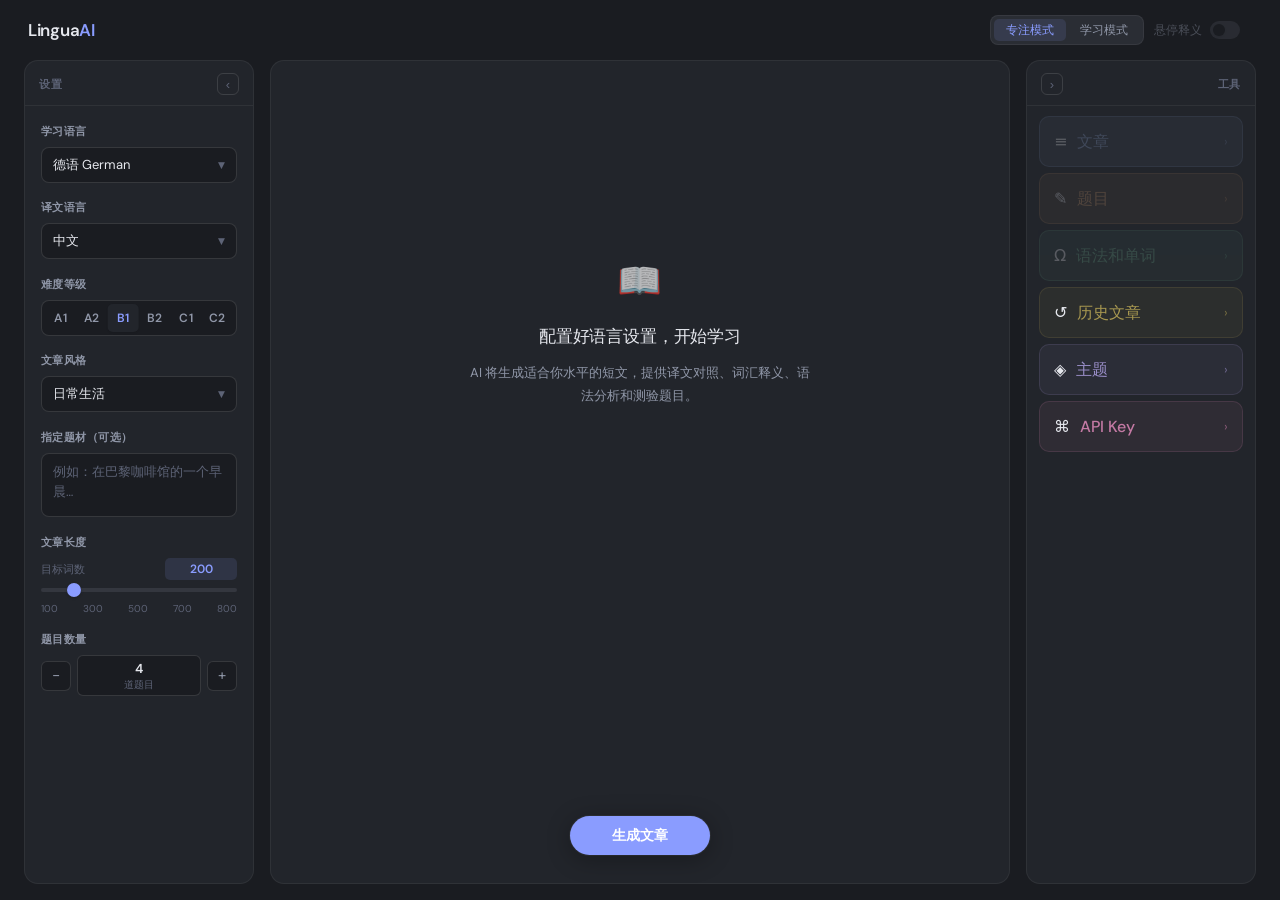
<file: src/index.html>
<!DOCTYPE html>
<html lang="zh">

<head>
  <meta charset="UTF-8">
  <meta name="viewport" content="width=device-width, initial-scale=1.0">
  <title>LinguaAI · 智能语言学习</title>
  <link rel="stylesheet" href="css/theme.css">
  <link rel="stylesheet" href="css/layout.css">
  <link rel="stylesheet" href="css/components.css">
  <link rel="stylesheet" href="css/reading.css">
  <link rel="stylesheet" href="css/quiz.css">
</head>

<body>

  <!-- ═══════════════════════════════════════
       TOP BAR
       ═══════════════════════════════════════ -->
  <div class="top-bar">
    <div class="logo">Lingua<span>AI</span></div>
    <div class="top-bar-right">
      <div class="mode-toggle">
        <button class="mode-btn focus-active active" id="modeFocusBtn" onclick="setMode('focus')">专注模式</button>
        <button class="mode-btn" id="modeStudyBtn" onclick="setMode('study')">学习模式</button>
      </div>
      <div class="word-toggle">
        <span class="wt-label">悬停释义</span>
        <label class="toggle-switch">
          <input type="checkbox" id="wordModeToggle" checked onchange="updateWordMode()">
          <div class="tog-track"></div>
          <div class="tog-thumb"></div>
        </label>
      </div>
    </div>
  </div>

  <!-- ═══════════════════════════════════════
       THREE-COLUMN LAYOUT
       ═══════════════════════════════════════ -->
  <div class="three-col" id="threecol">

    <!-- ── LEFT COLUMN: params ── -->
    <div class="col col-left" id="colLeft">
      <div class="col-hdr">
        <span style="font-size:11px;font-weight:600;letter-spacing:.05em;color:var(--text3)">设置</span>
        <button class="col-collapse-btn" id="collapseBtn" onclick="toggleLeft()" title="收起">‹</button>
      </div>
      <div class="col-body">
        <div class="aside-inner">

          <div class="field-group">
            <div class="field-label">学习语言</div>
            <div class="custom-select" id="targetLangSelect" data-target="targetLang" data-callback="onLangChange">
              <div class="cs-header" onclick="toggleCS(event, 'targetLangSelect')">
                <span class="cs-header-text">德语 German</span>
                <span class="cs-arrow">▼</span>
              </div>
              <div class="cs-list">
                <div class="cs-option active" data-value="German" onclick="selectCS('targetLangSelect', this)">德语 German
                </div>
                <div class="cs-option" data-value="French" onclick="selectCS('targetLangSelect', this)">法语 French</div>
                <div class="cs-option" data-value="Spanish" onclick="selectCS('targetLangSelect', this)">西班牙语 Spanish
                </div>
                <div class="cs-option" data-value="Italian" onclick="selectCS('targetLangSelect', this)">意大利语 Italian
                </div>
                <div class="cs-option" data-value="Japanese" onclick="selectCS('targetLangSelect', this)">日语 Japanese
                </div>
                <div class="cs-option" data-value="Korean" onclick="selectCS('targetLangSelect', this)">韩语 Korean</div>
                <div class="cs-option" data-value="Portuguese" onclick="selectCS('targetLangSelect', this)">葡萄牙语
                  Portuguese</div>
                <div class="cs-option" data-value="Russian" onclick="selectCS('targetLangSelect', this)">俄语 Russian
                </div>
                <div class="cs-option" data-value="Arabic" onclick="selectCS('targetLangSelect', this)">阿拉伯语 Arabic
                </div>
                <div class="cs-option" data-value="Dutch" onclick="selectCS('targetLangSelect', this)">荷兰语 Dutch</div>
                <div class="cs-option" data-value="English" onclick="selectCS('targetLangSelect', this)">英语 English
                </div>
              </div>
            </div>
            <input type="hidden" id="targetLang" value="German">
          </div>

          <div class="field-group">
            <div class="field-label">译文语言</div>
            <div class="custom-select" id="nativeLangSelect" data-target="nativeLang">
              <div class="cs-header" onclick="toggleCS(event, 'nativeLangSelect')">
                <span class="cs-header-text">中文</span>
                <span class="cs-arrow">▼</span>
              </div>
              <div class="cs-list">
                <div class="cs-option active" data-value="Chinese" onclick="selectCS('nativeLangSelect', this)">中文</div>
                <div class="cs-option" data-value="English" onclick="selectCS('nativeLangSelect', this)">英文</div>
              </div>
            </div>
            <input type="hidden" id="nativeLang" value="Chinese">
          </div>

          <div class="field-group">
            <div class="field-label">难度等级</div>
            <div class="level-grid">
              <div class="level-btn" data-level="A1">A1</div>
              <div class="level-btn" data-level="A2">A2</div>
              <div class="level-btn active" data-level="B1">B1</div>
              <div class="level-btn" data-level="B2">B2</div>
              <div class="level-btn" data-level="C1">C1</div>
              <div class="level-btn" data-level="C2">C2</div>
            </div>
          </div>

          <div class="field-group">
            <div class="field-label">文章风格</div>
            <div class="style-dropdown" id="styleDropdown">
              <div class="style-header" id="styleHeader" onclick="toggleStyleList()">
                <span class="style-header-text" id="styleHeaderText">日常生活</span>
                <span class="style-arrow">▼</span>
              </div>
              <div class="style-list" id="styleList">
                <div class="style-option active" data-style="日常生活" onclick="selectStyle(this)"><span
                    class="s-check">✓</span>日常生活</div>
                <div class="style-option" data-style="旅行游记" onclick="selectStyle(this)"><span
                    class="s-check">✓</span>旅行游记</div>
                <div class="style-option" data-style="美食文化" onclick="selectStyle(this)"><span
                    class="s-check">✓</span>美食文化</div>
                <div class="style-option" data-style="历史故事" onclick="selectStyle(this)"><span
                    class="s-check">✓</span>历史故事</div>
                <div class="style-option" data-style="科技话题" onclick="selectStyle(this)"><span
                    class="s-check">✓</span>科技话题</div>
                <div class="style-option" data-style="自然环境" onclick="selectStyle(this)"><span
                    class="s-check">✓</span>自然环境</div>
                <div class="style-option" data-style="文学诗歌" onclick="selectStyle(this)"><span
                    class="s-check">✓</span>文学诗歌</div>
                <div class="style-option" data-style="新闻报道" onclick="selectStyle(this)"><span
                    class="s-check">✓</span>新闻报道</div>
                <div class="style-option" data-style="商务职场" onclick="selectStyle(this)"><span
                    class="s-check">✓</span>商务职场</div>
                <div class="style-option" data-style="儿童故事" onclick="selectStyle(this)"><span
                    class="s-check">✓</span>儿童故事</div>
                <div class="style-option" data-style="custom" onclick="selectStyle(this)"><span
                    class="s-check">✓</span>其他（自定义）</div>
                <div class="style-custom-row" id="styleCustomRow" style="display:none">
                  <input type="text" id="styleCustomInput" placeholder="输入自定义风格…" oninput="onCustomStyle()">
                </div>
              </div>
            </div>
          </div>

          <div class="field-group">
            <div class="field-label">指定题材（可选）</div>
            <textarea id="customTopic" placeholder="例如：在巴黎咖啡馆的一个早晨…"></textarea>
          </div>

          <div class="field-group">
            <div class="field-label">文章长度</div>
            <div class="length-slider-wrap">
              <div class="length-slider-top">
                <span style="font-size:11px;color:var(--text3)">目标词数</span>
                <input type="number" class="length-val" id="lengthVal" min="100" max="800" value="200"
                  onchange="onLengthChange()" onblur="onLengthChange()">
              </div>
              <input type="range" id="lengthSlider" min="100" max="800" step="1" value="200"
                oninput="updateLengthLabel()">
              <div class="length-range">
                <span>100</span><span>300</span><span>500</span><span>700</span><span>800</span>
              </div>
            </div>
          </div>

          <div class="field-group">
            <div class="field-label">题目数量</div>
            <div class="quiz-count-row">
              <button class="quiz-count-btn" id="quizCountDec" onclick="changeQuizCount(-1)">−</button>
              <div class="quiz-count-display">
                <span id="quizCountVal">4</span>
                <span class="quiz-count-sub">道题目</span>
              </div>
              <button class="quiz-count-btn" id="quizCountInc" onclick="changeQuizCount(1)">+</button>
            </div>
            <div class="quiz-warn" id="quizWarn">
              <span class="quiz-warn-icon">⚠</span>
              <span id="quizWarnText"></span>
            </div>
          </div>

        </div><!-- end aside-inner -->
      </div><!-- end col-body -->
    </div><!-- end col-left -->

    <!-- ── MIDDLE COLUMN: content area ── -->
    <div class="col col-mid" id="colMid">
      <div class="col-body mid-content">
        <div id="main">
          <div class="welcome" id="welcome">
            <div class="welcome-icon">📖</div>
            <h2>配置好语言设置，开始学习</h2>
            <p>AI 将生成适合你水平的短文，提供译文对照、词汇释义、语法分析和测验题目。</p>
          </div>
        </div>
      </div>
      <div class="gen-fab" id="genFab">
        <button class="btn-generate" id="generateBtn" onclick="generateArticle()">
          <svg class="spin-icon" width="13" height="13" viewBox="0 0 24 24" fill="none" stroke="currentColor"
            stroke-width="2.5">
            <path
              d="M12 2v4M12 18v4M4.93 4.93l2.83 2.83M16.24 16.24l2.83 2.83M2 12h4M18 12h4M4.93 19.07l2.83-2.83M16.24 7.76l2.83-2.83" />
          </svg>
          生成文章
        </button>
      </div>
    </div><!-- end col-mid -->

    <!-- ── RIGHT COLUMN: tool cards + inline panels ── -->
    <div class="col col-right" id="colRight">
      <div class="col-hdr">
        <button class="col-collapse-btn" id="collapseRightBtn" onclick="toggleRight()" title="收起">›</button>
        <span style="font-size:11px;font-weight:600;letter-spacing:.05em;color:var(--text3)">工具</span>
      </div>
      <div class="col-body">
        <div class="tool-grid">
          <div class="tool-card tc-article disabled" id="tcArticle" onclick="switchView('article')">
            <div class="tc-icon">≡</div>
            <div class="tc-label">文章</div>
            <div class="tc-arrow">›</div>
          </div>
          <div class="tool-card tc-quiz disabled" id="tcQuiz" onclick="switchView('quiz')">
            <div class="tc-icon">✎</div>
            <div class="tc-label">题目</div>
            <div class="tc-arrow">›</div>
          </div>
          <div class="tool-card tc-grammar disabled" id="tcGrammar" onclick="switchView('grammar')">
            <div class="tc-icon">Ω</div>
            <div class="tc-label">语法和单词</div>
            <div class="tc-arrow">›</div>
          </div>
          <div class="tool-card tc-history" id="tcHistory" onclick="openHistory()">
            <div class="tc-icon">↺</div>
            <div class="tc-label">历史文章</div>
            <div class="tc-arrow">›</div>
          </div>
          <div class="tool-card tc-theme" id="tcTheme" onclick="toggleThemePanel()">
            <div class="tc-icon">◈</div>
            <div class="tc-label">主题</div>
            <div class="tc-arrow">›</div>
          </div>
          <div class="tool-card tc-apikey" id="tcApiKey" onclick="toggleApiKey()">
            <div class="tc-icon">⌘</div>
            <div class="tc-label">API Key</div>
            <div class="tc-arrow">›</div>
          </div>
        </div>

        <!-- API Key inline panel -->
        <div class="right-panel" id="apiKeyDropdown">
          <div class="api-field-row">
            <label>模型</label>
            <select id="apiModelSelect" class="api-model-select" onchange="setModel(this.value)"></select>
          </div>
          <div class="api-field-row">
            <label id="apiKeyLabel">Key</label>
            <input type="password" id="apiKey" placeholder="sk-..." autocomplete="off" oninput="saveKey()">
          </div>
          <div class="api-field-row" style="justify-content:space-between">
            <div style="display:flex;align-items:center;gap:6px">
              <div class="api-status" id="apiStatus"></div>
              <span style="font-size:11px;color:var(--text3)">DeepSeek</span>
            </div>
            <button class="api-provider-btn active" onclick="toggleDebug()" id="debugToggleBtn"
              style="flex:none;padding:3px 10px">Debug</button>
          </div>
        </div>

        <!-- Theme inline panel -->
        <div class="right-panel" id="themePanelDropdown">
          <div style="font-size:11px;font-weight:600;color:var(--text3);letter-spacing:.04em;margin-bottom:2px">明暗模式
          </div>
          <div class="theme-mode-row">
            <button class="theme-opt-btn active" id="modeDarkBtn" onclick="setAppearance('dark')">🌙 暗色</button>
            <button class="theme-opt-btn" id="modeLightBtn" onclick="setAppearance('light')">☀️ 亮色</button>
          </div>
        </div>

      </div><!-- end col-body -->
    </div><!-- end col-right -->

  </div><!-- end three-col -->

  <!-- Tooltip -->
  <div class="tooltip" id="tooltip">
    <div class="tt-word-row">
      <span class="tt-word" id="ttWord"></span>
      <span class="gender-badge gb-hide" id="ttGender"></span>
    </div>
    <div class="tt-pos" id="ttPos"></div>
    <div class="tt-def" id="ttDef"></div>
    <div class="tt-loading" id="ttLoading"></div>
  </div>

  <!-- History overlay -->
  <div class="hist-overlay" id="histOverlay" onclick="histOverlayClick(event)">
    <div class="hist-panel">
      <div class="hist-hdr">
        <span class="hist-hdr-title">历史文章</span>
        <button class="hist-close" onclick="closeHistory()">✕</button>
      </div>
      <button class="hist-new-btn" onclick="newArticle()">
        <span class="hist-new-icon">+</span>
        <span>新建文章</span>
      </button>
      <div class="hist-list" id="histList"></div>
      <button class="hist-clear-btn" onclick="clearHistory()">清空全部历史</button>
    </div>
  </div>

  <!-- Debug panel -->
  <div id="debugWrap" style="display:none;position:fixed;inset:0;z-index:9999">
    <div style="position:absolute;inset:0;background:rgba(0,0,0,.65)" onclick="toggleDebug()"></div>
    <div
      style="position:absolute;top:32px;left:50%;transform:translateX(-50%);width:min(860px,96vw);height:calc(100vh - 64px);background:#16161e;border-radius:12px;display:flex;flex-direction:column;overflow:hidden;border:1px solid #3a3a5c;box-shadow:0 24px 64px rgba(0,0,0,.6)">
      <div
        style="display:flex;align-items:center;padding:10px 16px;background:#1e1e2c;border-bottom:1px solid #3a3a5c;gap:10px;flex-shrink:0">
        <span style="font:700 12px/1 monospace;color:#7c7cf8;letter-spacing:.06em">DEBUG</span>
        <span style="font-size:12px;color:#aaa">原始模型回复</span>
        <span style="font-size:11px;color:#555;margin-left:4px">· 点击条目展开 · 点击背景关闭</span>
        <button onclick="clearDebug()"
          style="margin-left:auto;font-size:11px;padding:3px 12px;border:1px solid #444;background:#2a2a3c;color:#ccc;border-radius:5px;cursor:pointer">清空</button>
        <button onclick="toggleDebug()"
          style="font-size:11px;padding:3px 12px;border:1px solid #444;background:#2a2a3c;color:#ccc;border-radius:5px;cursor:pointer">✕
          关闭</button>
      </div>
      <div id="debugPanel" style="flex:1;overflow-y:auto;padding:10px 12px;display:flex;flex-direction:column;gap:6px">
      </div>
    </div>
  </div>

  <!-- JS in dependency order -->
  <script src="js/api.js"></script>
  <script src="js/grammar.js"></script>
  <script src="js/history.js"></script>
  <script src="js/article.js"></script>
  <script src="js/quiz.js"></script>
  <script src="js/ui.js"></script>
</body>

</html>
</file>
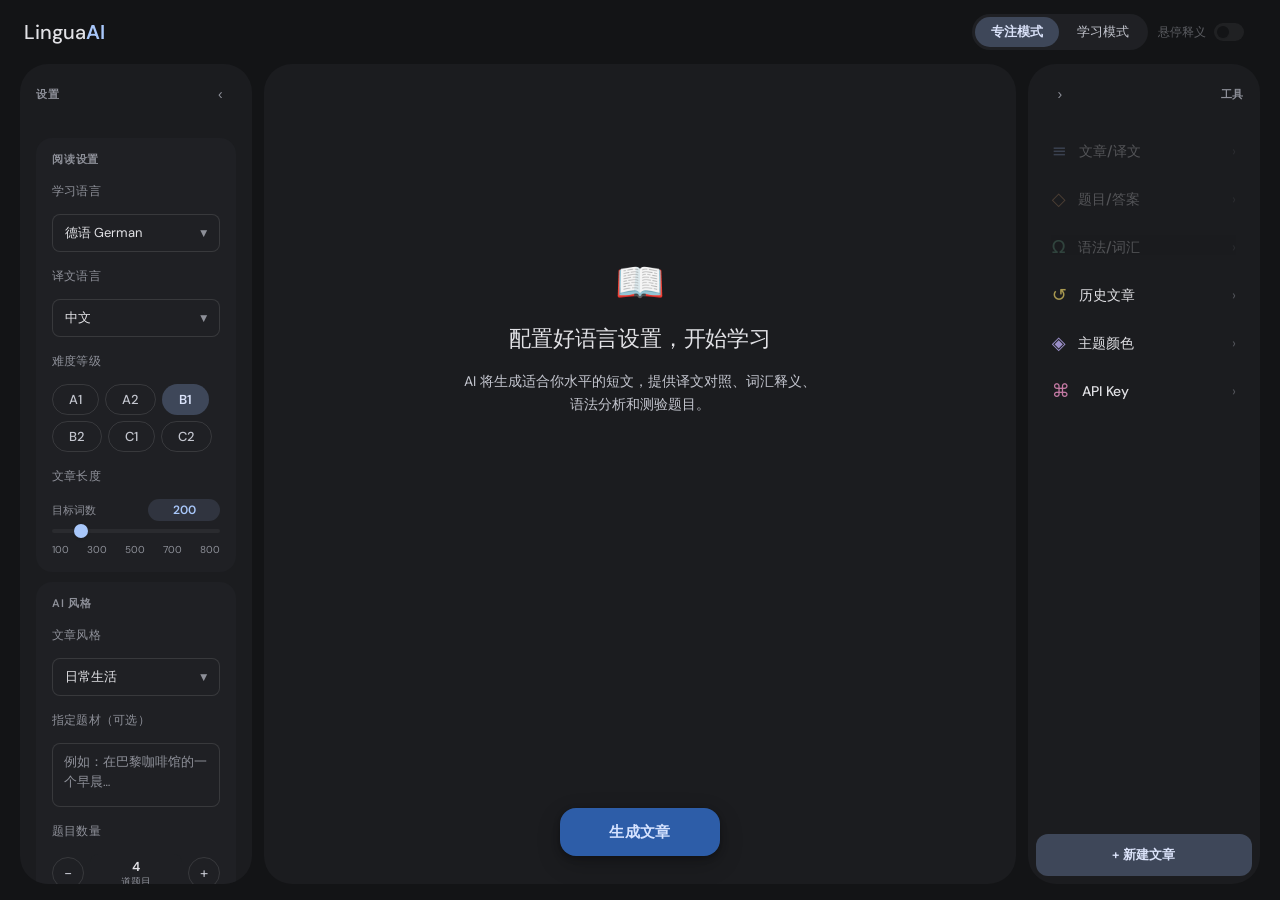
<file: LinguaAI.html>
<!DOCTYPE html>
<html lang="zh">

<head>
  <meta charset="UTF-8">
  <meta name="viewport" content="width=device-width, initial-scale=1.0">
  <title>LinguaAI · 智能语言学习</title>
  <style>
    /* ============================================================
       LinguaAI · Refined UI
       Two themes (indigo / violet) × two modes (dark / light).
       Calm neutral palettes, single accent, consistent radii.
       ============================================================ */

    @import url('https://fonts.googleapis.com/css2?family=Crimson+Pro:ital,wght@0,400;0,500;0,600;1,400&family=DM+Sans:wght@400;500;600;700&display=swap');

    /* ── Structural tokens ── */
    :root {
      --aside-w: 280px;
      --header-h: 56px;
      --transition: 0.2s ease;
      --font-ui: 'DM Sans', 'Helvetica Neue', system-ui, sans-serif;
      --font-read: 'Crimson Pro', 'Source Serif Pro', Georgia, serif;

      /* MD3 Shape scale */
      --r-xs:  4px;
      --r-sm:  8px;
      --r-md:  12px;
      --r-lg:  16px;
      --r-xl:  28px;
      --r-full: 9999px;

      /* semantic status colors — theme-agnostic */
      --green: #4ade80;
      --green-bg: rgba(74, 222, 128, 0.10);
      --red: #f87171;
      --red-bg: rgba(248, 113, 113, 0.10);
      --teal: #5eead4;
      --teal-bg: rgba(94, 234, 212, 0.10);
      --pink: #f0a4b6;
      --pink-bg: rgba(240, 164, 182, 0.10);
      --blue-c: #7fb3e3;
      --blue-bg: rgba(127, 179, 227, 0.10);
    }

    /* ══ DARK · BLUE (default) — MD3 ══ */
    :root,
    html.theme-blue {
      --bg:      #131416;
      --bg2:     #1b1c1f;
      --bg3:     #1f2024;
      --surface: #2a2b2f;
      --surface2:#353638;

      --border:  rgba(255,255,255,0.05);
      --border2: rgba(255,255,255,0.11);

      --text:    #e2e2e6;
      --text2:   #c4c6cf;
      --text3:   #8e9099;

      --accent:  #a8c7fa;
      --accent2: #c5deff;
      --accent-bg: rgba(168,199,250,0.12);

      --primary-container: #2d5da8;
      --on-primary-container: #d6e3ff;

      --secondary-container: #3e4759;
      --on-secondary-container: #dae2f9;

      --amber:    #a8c7fa;
      --amber-bg: rgba(168,199,250,0.10);
      --blue:     #a8c7fa;

      --shadow-md: 0 1px 3px rgba(0,0,0,0.3), 0 4px 8px rgba(0,0,0,0.15);
      --shadow-lg: 0 2px 6px rgba(0,0,0,0.3), 0 8px 24px rgba(0,0,0,0.2);

      --state-hover:  rgba(226,226,230,0.08);
      --state-press:  rgba(226,226,230,0.12);
      --state-focus:  rgba(168,199,250,0.12);
    }

    /* ══ LIGHT · BLUE — MD3 ══ */
    html.light.theme-blue,
    html.theme-blue.light {
      --bg:      #f5f8ff;
      --bg2:     #ffffff;
      --bg3:     #eef1fa;
      --surface: #e4e8f5;
      --surface2:#d8dcef;

      --border:  rgba(20,22,40,0.07);
      --border2: rgba(20,22,40,0.13);

      --text:    #191c22;
      --text2:   #44474f;
      --text3:   #74777f;

      --accent:  #3a5bc7;
      --accent2: #1e3a8a;
      --accent-bg: rgba(58,91,199,0.09);

      --primary-container: #d6e3ff;
      --on-primary-container: #001b3d;

      --secondary-container: #dae2f9;
      --on-secondary-container: #131c2c;

      --amber:    #3a5bc7;
      --amber-bg: rgba(58,91,199,0.08);
      --blue:     #1a56c4;

      --shadow-md: 0 1px 2px rgba(20,22,40,0.06), 0 4px 10px rgba(20,22,40,0.07);
      --shadow-lg: 0 2px 4px rgba(20,22,40,0.05), 0 8px 20px rgba(20,22,40,0.09);

      --state-hover:  rgba(25,28,34,0.08);
      --state-press:  rgba(25,28,34,0.12);
      --state-focus:  rgba(58,91,199,0.10);
    }

    /* ══ DARK · VIOLET — MD3 ══ */
    html.theme-purple {
      --bg:      #141218;
      --bg2:     #1d1b20;
      --bg3:     #211f26;
      --surface: #2b2930;
      --surface2:#36343b;

      --border:  rgba(255,255,255,0.05);
      --border2: rgba(255,255,255,0.11);

      --text:    #e6e0e9;
      --text2:   #cac4d0;
      --text3:   #938f99;

      --accent:  #d0bcff;
      --accent2: #ecdcff;
      --accent-bg: rgba(208,188,255,0.12);

      --primary-container: #4f378b;
      --on-primary-container: #ecdcff;

      --secondary-container: #4a4458;
      --on-secondary-container: #e8def8;

      --amber:    #d0bcff;
      --amber-bg: rgba(208,188,255,0.10);
      --blue:     #a8c7fa;

      --shadow-md: 0 1px 3px rgba(0,0,0,0.35), 0 4px 8px rgba(0,0,0,0.2);
      --shadow-lg: 0 2px 6px rgba(0,0,0,0.35), 0 8px 24px rgba(0,0,0,0.25);

      --state-hover:  rgba(230,224,233,0.08);
      --state-press:  rgba(230,224,233,0.12);
      --state-focus:  rgba(208,188,255,0.12);
    }

    /* ══ LIGHT · VIOLET — MD3 ══ */
    html.theme-purple.light {
      --bg:      #fffbfe;
      --bg2:     #ffffff;
      --bg3:     #f3eeff;
      --surface: #e8e0f0;
      --surface2:#ddd5e8;

      --border:  rgba(20,18,30,0.07);
      --border2: rgba(20,18,30,0.13);

      --text:    #1c1b1f;
      --text2:   #49454f;
      --text3:   #79747e;

      --accent:  #6750a4;
      --accent2: #4f378b;
      --accent-bg: rgba(103,80,164,0.09);

      --primary-container: #ecdcff;
      --on-primary-container: #21005d;

      --secondary-container: #e8def8;
      --on-secondary-container: #1d192b;

      --amber:    #6750a4;
      --amber-bg: rgba(103,80,164,0.08);
      --blue:     #1a56c4;

      --shadow-md: 0 1px 2px rgba(20,18,30,0.06), 0 4px 10px rgba(20,18,30,0.07);
      --shadow-lg: 0 2px 4px rgba(20,18,30,0.05), 0 8px 20px rgba(20,18,30,0.09);

      --state-hover:  rgba(28,27,31,0.08);
      --state-press:  rgba(28,27,31,0.12);
      --state-focus:  rgba(103,80,164,0.10);
    }

    * {
      box-sizing: border-box;
      margin: 0;
      padding: 0;
    }

    html,
    body {
      min-height: 100%;
    }

    html {
      overflow-x: hidden;
    }

    body {
      background: var(--bg);
      color: var(--text);
      font-family: var(--font-ui);
      font-feature-settings: 'ss01', 'cv11';
      min-height: 100vh;
      display: flex;
      flex-direction: column;
      -webkit-font-smoothing: antialiased;
      -moz-osx-font-smoothing: grayscale;
      overflow-x: hidden;
      max-width: 100vw;
    }

    /* ════════════════════════════════════
       HEADER
       ════════════════════════════════════ */
    header {
      background: var(--bg2);
      border-bottom: none;
      padding: 0 1.25rem;
      display: flex;
      align-items: center;
      gap: 0.75rem;
      height: var(--header-h);
      min-height: var(--header-h);
      flex-shrink: 0;
      position: sticky;
      top: 0;
      z-index: 200;
      flex-wrap: nowrap;
    }

    header>* {
      flex-shrink: 0;
    }

    .header-right>* {
      flex-shrink: 0;
    }

    .logo {
      font-family: var(--font-ui);
      font-size: 20px;
      font-weight: 500;
      color: var(--text);
      letter-spacing: 0;
      white-space: nowrap;
      padding-right: 0.5rem;
      flex-shrink: 0;
    }

    .logo span {
      color: var(--accent);
      font-weight: 600;
    }

    /* generic small pill button used across the header — MD3 tonal button */
    .btn-hist {
      background: transparent;
      border: 1px solid var(--border2);
      color: var(--text2);
      font-family: var(--font-ui);
      font-size: 12px;
      font-weight: 500;
      padding: 6px 14px;
      border-radius: var(--r-full);
      cursor: pointer;
      display: inline-flex;
      align-items: center;
      gap: 6px;
      white-space: nowrap;
      transition: var(--transition);
      height: auto;
    }

    .btn-hist:hover {
      background: var(--state-hover);
      border-color: var(--accent);
      color: var(--text);
    }

    /* mode toggle — MD3 Segmented Button */
    .mode-toggle {
      display: flex;
      background: var(--bg3);
      border-radius: var(--r-full);
      padding: 3px;
      gap: 2px;
      height: auto;
      flex-shrink: 0;
      border: none;
    }

    .mode-btn {
      padding: 6px 16px;
      border-radius: var(--r-full);
      border: none;
      background: transparent;
      color: var(--text2);
      font-size: 13px;
      font-weight: 500;
      font-family: var(--font-ui);
      cursor: pointer;
      transition: var(--transition);
      white-space: nowrap;
    }

    .mode-btn:hover {
      background: var(--state-hover);
      color: var(--text);
    }

    .mode-btn.active {
      background: var(--secondary-container);
      color: var(--on-secondary-container);
      font-weight: 600;
    }

    .mode-btn.focus-active {
      background: var(--secondary-container);
      color: var(--on-secondary-container);
    }

    /* hover-translate toggle */
    .word-toggle {
      display: inline-flex;
      align-items: center;
      gap: 8px;
      padding: 0 12px;
      height: 30px;
      border-left: 1px solid var(--border);
      flex-shrink: 0;
    }

    .wt-label {
      font-size: 12px;
      color: var(--text2);
      white-space: nowrap;
    }

    .toggle-switch {
      position: relative;
      width: 30px;
      height: 18px;
      cursor: pointer;
      flex-shrink: 0;
    }

    .toggle-switch input {
      opacity: 0;
      width: 0;
      height: 0;
      position: absolute;
    }

    .tog-track {
      position: absolute;
      inset: 0;
      background: var(--surface2);
      border-radius: 9px;
      transition: var(--transition);
    }

    .tog-thumb {
      position: absolute;
      top: 3px;
      left: 3px;
      width: 12px;
      height: 12px;
      background: var(--bg);
      border-radius: 50%;
      transition: var(--transition);
      box-shadow: 0 1px 2px rgba(0, 0, 0, 0.15);
    }

    .toggle-switch input:checked~.tog-track {
      background: var(--accent);
    }

    .toggle-switch input:checked~.tog-thumb {
      left: 15px;
      background: #fff;
    }

    .header-right {
      display: flex;
      align-items: center;
      gap: 8px;
      margin-left: auto;
      flex-shrink: 0;
    }

    /* API key collapsible */
    .api-key-wrap {
      position: relative;
      display: flex;
      align-items: center;
    }

    .api-key-trigger {
      display: inline-flex;
      align-items: center;
      gap: 7px;
      cursor: pointer;
      padding: 6px 14px;
      height: auto;
      border-radius: var(--r-full);
      background: transparent;
      border: 1px solid var(--border2);
      transition: var(--transition);
    }

    .api-key-trigger:hover {
      background: var(--state-hover);
      border-color: var(--accent);
    }

    .api-key-trigger-label {
      font-size: 12px;
      font-weight: 500;
      color: var(--text2);
      white-space: nowrap;
    }

    .api-status {
      width: 7px;
      height: 7px;
      border-radius: 50%;
      background: var(--text3);
      flex-shrink: 0;
      transition: background 0.3s;
    }

    .api-status.ok {
      background: var(--green);
      box-shadow: 0 0 6px var(--green);
    }

    .api-key-dropdown {
      position: absolute;
      top: calc(100% + 8px);
      right: 0;
      background: var(--surface);
      border: none;
      border-radius: var(--r-lg);
      padding: 14px 16px;
      display: flex;
      flex-direction: column;
      gap: 10px;
      min-width: 310px;
      box-shadow: var(--shadow-lg);
      z-index: 500;
      opacity: 0;
      pointer-events: none;
      transform: translateY(-4px);
      transition: var(--transition);
    }

    .api-key-dropdown.open {
      opacity: 1;
      pointer-events: all;
      transform: translateY(0);
    }

    .api-provider-btns {
      display: flex;
      gap: 4px;
    }

    .api-provider-btn {
      flex: 1;
      font-size: 11px;
      font-weight: 500;
      padding: 4px 4px;
      border: 1px solid var(--border2);
      background: transparent;
      color: var(--text2);
      border-radius: var(--r-full);
      cursor: pointer;
      font-family: var(--font-ui);
      transition: var(--transition);
      white-space: nowrap;
      text-align: center;
    }

    .api-provider-btn:hover {
      background: var(--state-hover);
      border-color: var(--accent);
      color: var(--text);
    }

    .api-provider-btn.active {
      background: var(--secondary-container);
      border-color: transparent;
      color: var(--on-secondary-container);
    }

    .api-field-row {
      display: flex;
      align-items: center;
      gap: 8px;
    }

    .api-field-row label {
      font-size: 11px;
      color: var(--text3);
      white-space: nowrap;
      min-width: 30px;
    }

    .api-model-select {
      flex: 1;
      background: var(--bg3);
      border: 1px solid var(--border);
      color: var(--text);
      font-size: 12px;
      padding: 5px 8px;
      border-radius: var(--r-sm);
      font-family: var(--font-ui);
      cursor: pointer;
      appearance: none;
      background-image: url("data:image/svg+xml,%3Csvg xmlns='http://www.w3.org/2000/svg' width='12' height='12' viewBox='0 0 24 24'%3E%3Cpath fill='%239097a8' d='M7 10l5 5 5-5z'/%3E%3C/svg%3E");
      background-repeat: no-repeat;
      background-position: right 6px center;
      padding-right: 22px;
    }

    .api-model-select:focus {
      outline: none;
      border-color: var(--accent);
    }

    .api-key-dropdown input {
      flex: 1;
      background: var(--bg3);
      border: 1px solid var(--border);
      color: var(--text);
      font-size: 12px;
      padding: 6px 10px;
      border-radius: var(--r-sm);
      font-family: ui-monospace, 'SF Mono', Menlo, monospace;
    }

    .api-key-dropdown input:focus {
      outline: none;
      border-color: var(--accent);
    }

    /* ════════════════════════════════════
       THREE-COLUMN LAYOUT
       ════════════════════════════════════ */
    html,
    body {
      height: 100%;
    }

    body {
      height: 100vh;
      overflow: hidden;
      padding: 0 20px 16px;
      /* top handled by .top-bar */
      display: flex;
      flex-direction: column;
      gap: 0;
    }

    /* ── Top bar ── */
    .top-bar {
      height: 64px;
      flex-shrink: 0;
      display: flex;
      align-items: center;
      justify-content: space-between;
      padding: 0 4px;
      gap: 16px;
    }

    .top-bar-right {
      display: flex;
      align-items: center;
      gap: 10px;
      flex-shrink: 0;
    }

    /* word-toggle in top bar: remove left border */
    .top-bar .word-toggle {
      border-left: none;
      padding-left: 0;
    }

    .three-col {
      flex: 1;
      display: flex;
      gap: 12px;
      min-height: 0;
      overflow: hidden;
    }

    /* ── Generic column card — MD3 tonal surface ── */
    .col {
      background: var(--bg2);
      border: none;
      border-radius: var(--r-xl);
      display: flex;
      flex-direction: column;
      overflow: hidden;
      min-height: 0;
    }

    .col-hdr {
      display: flex;
      align-items: center;
      justify-content: space-between;
      padding: 14px 16px 10px;
      border-bottom: none;
      flex-shrink: 0;
    }

    .col-body {
      flex: 1;
      overflow-y: auto;
      min-height: 0;
    }

    /* ── LEFT column ── */
    .col-left {
      flex: 1 0 0px;
      min-width: 210px;
      transition: min-width var(--transition), flex var(--transition), border-width var(--transition);
    }

    .col-left.collapsed {
      flex: 0 0 36px !important;
      min-width: 36px !important;
    }

    .col-collapse-btn {
      background: none;
      border: none;
      color: var(--text3);
      width: 32px;
      height: 32px;
      border-radius: var(--r-full);
      cursor: pointer;
      display: flex;
      align-items: center;
      justify-content: center;
      font-size: 14px;
      flex-shrink: 0;
      line-height: 1;
      transition: var(--transition);
    }

    .col-collapse-btn:hover {
      background: var(--state-hover);
      color: var(--text);
    }

    .aside-inner {
      padding: 1.1rem 1rem 1.2rem;
      display: flex;
      flex-direction: column;
      gap: 10px;
    }

    .left-section {
      background: var(--bg3);
      border-radius: var(--r-lg);
      padding: 14px 16px 16px;
      display: flex;
      flex-direction: column;
      gap: 1rem;
      border: none;
    }

    .left-section-title {
      font-size: 11px;
      font-weight: 600;
      letter-spacing: .07em;
      color: var(--text3);
      text-transform: uppercase;
    }

    /* ── MIDDLE column ── */
    .col-mid {
      flex: 3.236 0 0px;
      /* golden-ratio: mid ≈ 61.8 %, each side ≈ 19.1 % */
      min-width: 0;
      position: relative;
    }

    .mid-content {
      padding: 1.5rem 2rem 5rem;
      display: flex;
      flex-direction: column;
      align-items: center;
      gap: 1.25rem;
    }

    .mid-content>* {
      width: 100%;
      max-width: 1280px;
    }

    /* View switching */
    .mid-view-article #quizSection,
    .mid-view-article #grammarSection {
      display: none;
    }

    .mid-view-quiz #articleCard,
    .mid-view-quiz #grammarSection {
      display: none;
    }

    .mid-view-grammar #articleCard,
    .mid-view-grammar #quizSection {
      display: none;
    }

    /* Floating generate button */
    .gen-fab {
      position: absolute;
      bottom: 28px;
      left: 50%;
      transform: translateX(-50%);
      z-index: 10;
      display: flex;
    }

    /* ── RIGHT column ── */
    .col-right {
      flex: 1 0 0px;
      min-width: 190px;
      transition: min-width var(--transition), flex var(--transition), border-width var(--transition);
    }

    .col-right.collapsed {
      flex: 0 0 36px !important;
      min-width: 36px !important;
    }

    /* Thin-strip state: hide body + label, center the toggle button */
    .col-left.collapsed .col-body,
    .col-right.collapsed .col-body,
    .col-right.collapsed .col-footer {
      display: none;
    }

    .col-left.collapsed .col-hdr,
    .col-right.collapsed .col-hdr {
      justify-content: center;
      border-bottom: none;
      padding: 12px 7px;
    }

    .col-left.collapsed .col-hdr> :not(button),
    .col-right.collapsed .col-hdr> :not(button) {
      display: none;
    }

    .tool-grid {
      display: flex;
      flex-direction: column;
      gap: 2px;
      padding: 8px;
    }

    .tool-card {
      border-radius: var(--r-md);
      padding: 14px 16px;
      cursor: pointer;
      display: flex;
      flex-direction: row;
      align-items: center;
      gap: 12px;
      transition: var(--transition);
      user-select: none;
      border: none;
      background: transparent;
    }

    .tool-card:hover:not(.disabled) {
      background: var(--state-hover);
    }

    .tool-card.disabled {
      opacity: 0.28;
      cursor: not-allowed;
      pointer-events: none;
    }

    /* Grammar card in focus mode: keep pointer-events so title tooltip fires */
    #tcGrammar.disabled {
      pointer-events: auto;
    }

    .tool-card.tc-active {
      background: var(--accent-bg);
    }

    /* MD3: neutral base, icon/label colored only */
    .tc-article  { background: transparent; border-color: transparent; --tc-c: #8aa0cc; }
    .tc-quiz     { background: transparent; border-color: transparent; --tc-c: #c49368; }
    .tc-grammar  { background: transparent; border-color: transparent; --tc-c: #6aaa8c; }
    .tc-history  { background: transparent; border-color: transparent; --tc-c: #a89850; }
    .tc-theme    { background: transparent; border-color: transparent; --tc-c: #9a8ec8; }
    .tc-apikey   { background: transparent; border-color: transparent; --tc-c: #c47aa4; }

    .tc-icon {
      font-size: 18px;
      line-height: 1;
      flex-shrink: 0;
      color: var(--tc-c, var(--text2));
    }

    .tc-label {
      font-size: 14px;
      font-weight: 500;
      color: var(--text);
      line-height: 1;
      flex: 1;
    }

    .tc-arrow {
      font-size: 14px;
      color: var(--text3);
      opacity: 0.5;
      flex-shrink: 0;
    }

    /* Right-column inline panels — MD3 */
    .right-panel {
      margin: 0 8px 8px;
      background: var(--bg3);
      border: none;
      border-radius: var(--r-lg);
      padding: 12px;
      display: none;
      flex-direction: column;
      gap: 10px;
      font-size: 13px;
    }

    .right-panel.open {
      display: flex;
    }

    /* three-col needs position:relative for any absolute children */
    .three-col {
      position: relative;
    }

    /* Main content container */
    #main {
      width: 100%;
      display: flex;
      flex-direction: column;
      gap: 1.25rem;
    }

    /* Welcome: center vertically in mid column */
    .welcome {
      min-height: 55vh;
    }

    /* Right-panel inputs (API key etc.) */
    .right-panel input[type="password"],
    .right-panel input[type="text"] {
      flex: 1;
      min-width: 0;
      background: var(--bg3);
      border: 1px solid var(--border2);
      color: var(--text);
      font-size: 12px;
      padding: 6px 10px;
      border-radius: var(--r-sm);
      font-family: ui-monospace, 'SF Mono', Menlo, monospace;
      box-sizing: border-box;
    }

    .right-panel input[type="password"]:focus,
    .right-panel input[type="text"]:focus {
      outline: none;
      border-color: var(--accent);
    }

    .right-panel .api-field-row {
      gap: 8px;
      align-items: center;
    }

    /* Generate FAB button */
    .gen-fab .btn-generate {
      width: auto;
      min-width: 160px;
      padding: 14px 28px;
      border-radius: var(--r-lg);
      box-shadow: var(--shadow-lg);
    }

    /* ════════════════════════════════════
       SIDEBAR FORM
       ════════════════════════════════════ */
    .field-group {
      display: flex;
      flex-direction: column;
      gap: 8px;
    }

    .field-label {
      font-size: 12px;
      font-weight: 500;
      letter-spacing: .02em;
      color: var(--text3);
      margin-bottom: 6px;
      text-transform: none;
    }

    select,
    textarea {
      background: var(--bg3);
      border: 1px solid var(--border2);
      color: var(--text);
      font-family: var(--font-ui);
      font-size: 13px;
      padding: 8px 11px;
      border-radius: var(--r-sm);
      width: 100%;
      transition: border-color 0.2s;
      appearance: none;
    }

    select:hover,
    textarea:hover {
      border-color: var(--text3);
    }

    select:focus,
    textarea:focus {
      outline: none;
      border-color: var(--accent);
    }

    select {
      cursor: pointer;
      background-image: url("data:image/svg+xml,%3Csvg xmlns='http://www.w3.org/2000/svg' width='12' height='12' viewBox='0 0 24 24'%3E%3Cpath fill='%239097a8' d='M7 10l5 5 5-5z'/%3E%3C/svg%3E");
      background-repeat: no-repeat;
      background-position: right 9px center;
      padding-right: 28px;
    }

    textarea {
      resize: none;
      min-height: 64px;
      max-height: 300px;
      overflow-y: hidden;
      line-height: 1.55;
    }

    textarea::placeholder {
      color: var(--text3);
    }

    /* Level grid — MD3 Filter Chips */
    .level-grid {
      display: flex;
      flex-wrap: wrap;
      gap: 6px;
      background: transparent;
      border: none;
      border-radius: 0;
      padding: 0;
      position: relative;
      --level-index: 2;
      /* B1 by default */
    }

    /* No sliding pill in MD3 chip style */
    .level-grid::before {
      content: none;
    }

    .level-btn {
      position: relative;
      z-index: 1;
      padding: 6px 16px;
      border-radius: var(--r-full);
      border: 1px solid var(--border2);
      background: transparent;
      color: var(--text2);
      font-size: 13px;
      font-weight: 500;
      font-family: var(--font-ui);
      cursor: pointer;
      transition: var(--transition);
      user-select: none;
    }

    .level-btn:hover {
      background: var(--state-hover);
      border-color: var(--accent);
      color: var(--text);
    }

    .level-btn.active {
      background: var(--secondary-container);
      border-color: transparent;
      color: var(--on-secondary-container);
      font-weight: 600;
    }

    .level-btn.active:hover {
      background: var(--secondary-container);
      color: var(--on-secondary-container);
    }

    /* Custom select (for 学习语言 / 译文语言) — same drop animation as style-list */
    .custom-select {
      position: relative;
    }

    .cs-header {
      display: flex;
      align-items: center;
      justify-content: space-between;
      background: var(--bg3);
      border: 1px solid var(--border2);
      padding: 9px 12px;
      border-radius: var(--r-sm);
      cursor: pointer;
      transition: border-color 0.15s;
      user-select: none;
      font-size: 13px;
      color: var(--text);
    }

    .cs-header:hover {
      border-color: var(--text3);
    }

    .custom-select.open .cs-header {
      border-color: var(--accent);
      border-bottom-left-radius: 0;
      border-bottom-right-radius: 0;
    }

    .cs-header-text {
      font-size: 13px;
      color: var(--text);
    }

    .cs-arrow {
      font-size: 9px;
      color: var(--text3);
      transition: transform 0.22s ease;
    }

    .custom-select.open .cs-arrow {
      transform: rotate(180deg);
    }

    .cs-list {
      background: var(--surface);
      border: 1px solid var(--border2);
      border-top: none;
      border-bottom-left-radius: var(--r-md);
      border-bottom-right-radius: var(--r-md);
      max-height: 260px;
      overflow-y: auto;
      position: absolute;
      width: 100%;
      z-index: 60;
      box-shadow: var(--shadow-md);
      opacity: 0;
      visibility: hidden;
      transform: translateY(-6px) scaleY(0.96);
      transform-origin: top center;
      transition:
        opacity 0.18s ease,
        transform 0.26s cubic-bezier(0.32, 0.72, 0, 1),
        visibility 0s linear 0.18s;
    }

    .custom-select.open .cs-list {
      opacity: 1;
      visibility: visible;
      transform: translateY(0) scaleY(1);
      transition:
        opacity 0.2s ease,
        transform 0.28s cubic-bezier(0.32, 0.72, 0, 1),
        visibility 0s linear 0s;
    }

    .cs-option {
      padding: 8px 12px;
      font-size: 13px;
      color: var(--text2);
      cursor: pointer;
      transition: background 0.1s, color 0.1s;
    }

    .cs-option:hover {
      background: var(--bg3);
      color: var(--text);
    }

    .cs-option.active {
      color: var(--accent);
      background: var(--accent-bg);
    }

    /* Style dropdown */
    .style-dropdown {
      position: relative;
    }

    .style-header {
      display: flex;
      align-items: center;
      justify-content: space-between;
      background: var(--bg3);
      border: 1px solid var(--border2);
      padding: 9px 12px;
      border-radius: var(--r-sm);
      cursor: pointer;
      transition: var(--transition);
      user-select: none;
    }

    .style-header:hover {
      border-color: var(--text3);
    }

    .style-header.open {
      border-color: var(--accent);
      border-bottom-left-radius: 0;
      border-bottom-right-radius: 0;
    }

    .style-header-text {
      font-size: 13px;
      color: var(--text);
    }

    .style-arrow {
      font-size: 9px;
      color: var(--text3);
      transition: transform 0.2s;
    }

    .style-header.open .style-arrow {
      transform: rotate(180deg);
    }

    .style-list {
      background: var(--surface);
      border: 1px solid var(--border2);
      border-top: none;
      border-bottom-left-radius: var(--r-md);
      border-bottom-right-radius: var(--r-md);
      max-height: 220px;
      overflow-y: auto;
      position: absolute;
      width: 100%;
      z-index: 60;
      box-shadow: var(--shadow-md);
      opacity: 0;
      visibility: hidden;
      transform: translateY(-6px) scaleY(0.96);
      transform-origin: top center;
      transition:
        opacity 0.18s ease,
        transform 0.26s cubic-bezier(0.32, 0.72, 0, 1),
        visibility 0s linear 0.18s;
    }

    .style-list.open {
      opacity: 1;
      visibility: visible;
      transform: translateY(0) scaleY(1);
      transition:
        opacity 0.2s ease,
        transform 0.28s cubic-bezier(0.32, 0.72, 0, 1),
        visibility 0s linear 0s;
    }

    .style-option {
      padding: 8px 12px;
      font-size: 13px;
      color: var(--text2);
      cursor: pointer;
      transition: background 0.1s;
      display: flex;
      align-items: center;
      gap: 7px;
    }

    .style-option:hover {
      background: var(--bg3);
      color: var(--text);
    }

    .style-option.active {
      color: var(--accent);
      background: var(--accent-bg);
    }

    .s-check {
      opacity: 0;
      font-size: 10px;
      flex-shrink: 0;
    }

    .style-option.active .s-check {
      opacity: 1;
    }

    .style-custom-row {
      padding: 6px 10px;
      border-top: 1px solid var(--border);
    }

    .style-custom-row input {
      background: var(--bg);
      border: 1px solid var(--border2);
      color: var(--text);
      font-size: 12px;
      padding: 6px 9px;
      border-radius: var(--r-sm);
      width: 100%;
      font-family: var(--font-ui);
    }

    .style-custom-row input:focus {
      outline: none;
      border-color: var(--accent);
    }

    .style-custom-row input::placeholder {
      color: var(--text3);
    }

    /* Length slider */
    .length-slider-wrap {
      display: flex;
      flex-direction: column;
      gap: 8px;
    }

    .length-slider-top {
      display: flex;
      justify-content: space-between;
      align-items: baseline;
    }

    .length-slider-top>span:first-child {
      font-size: 12px;
      color: var(--text3);
    }

    .length-val {
      font-size: 12px;
      font-weight: 600;
      color: var(--accent);
      background: var(--accent-bg);
      padding: 2px 9px;
      border-radius: var(--r-full);
      min-width: 56px;
      text-align: center;
    }

    /* Editable word-count input */
    input.length-val {
      width: 72px;
      border: 1px solid transparent;
      font-family: var(--font-ui);
      cursor: text;
      -moz-appearance: textfield;
      appearance: textfield;
      padding: 2px 6px;
    }

    input.length-val::-webkit-outer-spin-button,
    input.length-val::-webkit-inner-spin-button {
      -webkit-appearance: none;
      margin: 0;
    }

    input.length-val:focus {
      outline: none;
      border-color: var(--accent);
    }

    .length-range {
      display: flex;
      justify-content: space-between;
      font-size: 10px;
      color: var(--text3);
      margin-top: 2px;
    }

    input[type=range] {
      -webkit-appearance: none;
      appearance: none;
      width: 100%;
      height: 4px;
      background: var(--surface);
      border-radius: 2px;
      outline: none;
      cursor: pointer;
    }

    input[type=range]::-webkit-slider-thumb {
      -webkit-appearance: none;
      width: 14px;
      height: 14px;
      border-radius: 50%;
      background: var(--accent);
      cursor: pointer;
      transition: var(--transition);
      box-shadow: 0 1px 3px rgba(0, 0, 0, 0.2);
    }

    input[type=range]::-webkit-slider-thumb:hover {
      transform: scale(1.15);
    }

    input[type=range]::-moz-range-thumb {
      width: 14px;
      height: 14px;
      border-radius: 50%;
      background: var(--accent);
      border: none;
      cursor: pointer;
    }

    /* Quiz count stepper */
    .quiz-count-row {
      display: flex;
      align-items: center;
      gap: 6px;
    }

    .quiz-count-btn {
      width: 32px;
      height: 32px;
      background: transparent;
      border: 1px solid var(--border2);
      color: var(--text2);
      border-radius: var(--r-full);
      cursor: pointer;
      font-size: 15px;
      line-height: 1;
      display: flex;
      align-items: center;
      justify-content: center;
      transition: var(--transition);
      flex-shrink: 0;
      font-family: var(--font-ui);
    }

    .quiz-count-btn:hover:not(:disabled) {
      border-color: var(--accent);
      color: var(--accent);
    }

    .quiz-count-btn:disabled {
      opacity: 0.35;
      cursor: not-allowed;
    }

    .quiz-count-display {
      flex: 1;
      text-align: center;
      font-size: 13px;
      font-weight: 600;
      color: var(--text);
      background: var(--bg3);
      border: none;
      border-radius: var(--r-sm);
      padding: 4px 0;
      line-height: 1.35;
    }

    .quiz-count-sub {
      font-size: 10px;
      color: var(--text3);
      display: block;
      font-weight: 400;
    }

    .quiz-warn {
      display: none;
      margin-top: 7px;
      padding: 8px 10px;
      border-radius: var(--r-sm);
      font-size: 11px;
      line-height: 1.55;
      gap: 6px;
      align-items: flex-start;
    }

    .quiz-warn.show {
      display: flex;
    }

    .quiz-warn.lvl-caution {
      background: rgba(251, 191, 36, 0.08);
      border: 1px solid rgba(251, 191, 36, 0.22);
      color: #d4a418;
    }

    .quiz-warn.lvl-danger {
      background: var(--red-bg);
      border: 1px solid rgba(248, 113, 113, 0.25);
      color: var(--red);
    }

    .quiz-warn-icon {
      flex-shrink: 0;
      margin-top: 1px;
    }

    /* Generate button — MD3 Extended FAB */
    .btn-generate {
      width: 100%;
      background: var(--primary-container);
      color: var(--on-primary-container);
      border: none;
      font-family: var(--font-ui);
      font-size: 15px;
      font-weight: 600;
      padding: 14px 28px;
      border-radius: var(--r-lg);
      cursor: pointer;
      transition: var(--transition);
      display: inline-flex;
      align-items: center;
      justify-content: center;
      gap: 10px;
      letter-spacing: .02em;
      box-shadow: var(--shadow-md);
      min-width: 160px;
    }

    .btn-generate:hover:not(:disabled) {
      filter: brightness(1.08);
      box-shadow: var(--shadow-lg);
    }

    .btn-generate:active {
      filter: brightness(0.96);
    }

    .btn-generate:disabled {
      opacity: 0.5;
      cursor: not-allowed;
      box-shadow: none;
    }

    .spin-icon {
      animation: spin 1s linear infinite;
      display: none;
    }

    .btn-generate.loading .spin-icon {
      display: block;
    }

    @keyframes spin {
      to {
        transform: rotate(360deg);
      }
    }

    /* ════════════════════════════════════
       MAIN — WELCOME + ARTICLE
       ════════════════════════════════════ */
    .welcome {
      min-height: 55vh;
      display: flex;
      flex-direction: column;
      align-items: center;
      justify-content: center;
      gap: 1rem;
      text-align: center;
      padding: 2rem;
      color: var(--text2);
    }

    .welcome-icon {
      font-size: 40px;
    }

    .welcome h2 {
      font-size: 22px;
      font-weight: 400;
      color: var(--text);
      letter-spacing: -.01em;
    }

    .welcome p {
      font-size: 14px;
      max-width: 360px;
      line-height: 1.6;
      color: var(--text2);
    }

    .article-card {
      background: var(--bg2);
      border: none;
      border-radius: var(--r-xl);
      overflow: hidden;
    }

    .article-meta {
      padding: 0.85rem 1.4rem;
      border-bottom: 1px solid var(--border);
      display: flex;
      align-items: center;
      gap: 8px;
      flex-wrap: wrap;
      background: var(--bg3);
    }

    /* MD3 Assist Chips */
    .meta-badge {
      padding: 4px 12px;
      border-radius: var(--r-full);
      font-size: 11px;
      font-weight: 500;
      border: 1px solid var(--border2);
      background: transparent;
      letter-spacing: .02em;
    }

    .badge-level {
      color: var(--accent);
      border-color: rgba(168,199,250,0.3);
      background: var(--accent-bg);
    }

    html.theme-purple .badge-level {
      border-color: rgba(208,188,255,0.3);
    }

    .badge-lang {
      color: var(--text2);
      background: transparent;
    }

    html.light .badge-lang {
      color: var(--text2);
      background: transparent;
    }

    .badge-style {
      color: var(--text2);
      background: transparent;
    }

    html.light .badge-style {
      color: var(--text2);
      background: transparent;
    }

    /* MD3 Segmented Button */
    .view-toggle {
      display: flex;
      background: var(--bg3);
      border-radius: var(--r-full);
      padding: 3px;
      gap: 2px;
      margin-left: auto;
      border: none;
    }

    .view-btn {
      padding: 5px 14px;
      border-radius: var(--r-full);
      border: none;
      background: transparent;
      font-size: 12px;
      font-weight: 500;
      color: var(--text2);
      cursor: pointer;
      transition: var(--transition);
      font-family: var(--font-ui);
    }

    .view-btn:hover:not(.active) {
      background: var(--state-hover);
      color: var(--text);
    }

    .view-btn.active {
      background: var(--secondary-container);
      color: var(--on-secondary-container);
    }

    .article-body {
      display: grid;
      grid-template-columns: 1fr 1fr;
    }

    .article-body.single {
      grid-template-columns: 1fr;
    }

    .text-panel {
      padding: 1.75rem 2.1rem;
    }

    .text-panel+.text-panel {
      border-left: 1px solid var(--border);
      background: var(--bg);
    }

    .panel-label {
      font-size: 10px;
      font-weight: 600;
      letter-spacing: 0.1em;
      text-transform: uppercase;
      color: var(--text3);
      margin-bottom: 1rem;
    }

    .article-text {
      font-family: var(--font-read);
      font-size: 1.3rem;
      line-height: 1.95;
      color: var(--text);
      letter-spacing: 0.005em;
    }

    .translation-text {
      font-family: var(--font-read);
      font-size: 1.18rem;
      line-height: 1.95;
      color: var(--text2);
    }

    /* Clickable words */
    .word {
      cursor: default;
      border-radius: 3px;
      transition: background 0.12s, color 0.12s;
      padding: 0 1px;
    }

    .word-mode-on .word {
      cursor: pointer;
    }

    .word-mode-on .word:hover {
      background: var(--accent-bg);
      color: var(--accent);
    }

    .word[data-gender="m"] {
      border-bottom: 1.5px solid rgba(127, 179, 227, 0.55);
    }

    .word[data-gender="f"] {
      border-bottom: 1.5px solid rgba(240, 164, 182, 0.55);
    }

    .word[data-gender="n"] {
      border-bottom: 1.5px solid rgba(94, 234, 212, 0.5);
    }

    /* ════════════════════════════════════
       SECTION CARDS (grammar + quiz)
       ════════════════════════════════════ */
    .section-card {
      background: var(--bg2);
      border: none;
      border-radius: var(--r-xl);
      overflow: hidden;
    }

    .section-card-header {
      padding: 1rem 1.5rem;
      display: flex;
      align-items: center;
      gap: 10px;
      cursor: pointer;
      user-select: none;
      transition: background 0.15s;
    }

    .section-card-header:hover {
      background: var(--state-hover);
    }

    .section-card-icon {
      width: 28px;
      height: 28px;
      border-radius: var(--r-sm);
      display: flex;
      align-items: center;
      justify-content: center;
      font-size: 14px;
    }

    .section-card-title {
      font-size: 15px;
      font-weight: 600;
      letter-spacing: -0.005em;
      flex: 1;
      color: var(--text);
    }

    .section-card-arrow {
      font-size: 10px;
      color: var(--text3);
      transition: transform 0.22s;
      margin-left: auto;
    }

    .section-card-arrow.open {
      transform: rotate(180deg);
    }

    .section-card-body {
      border-top: 1px solid var(--border);
      overflow: hidden;
      max-height: 4000px;
      transition: max-height 0.35s ease, opacity 0.25s ease;
      opacity: 1;
    }

    .section-card-body.collapsed {
      max-height: 0;
      border-top: none;
      opacity: 0;
    }

    /* Grammar */
    .grammar-icon {
      background: var(--blue-bg);
      color: var(--blue-c);
    }

    .grammar-body {
      display: grid;
      grid-template-columns: 1fr;
    }

    .grammar-section {
      padding: 1.5rem 1.8rem;
    }

    .grammar-section+.grammar-section {
      border-top: 1px solid var(--border);
    }

    .gs-title {
      font-size: 10px;
      font-weight: 600;
      letter-spacing: 0.1em;
      text-transform: uppercase;
      color: var(--text3);
      margin-bottom: 1rem;
    }

    .grammar-list {
      display: flex;
      flex-direction: column;
      gap: 8px;
    }

    .grammar-item {
      background: var(--bg3);
      border: none;
      border-radius: var(--r-md);
      padding: 13px 16px;
    }

    .gi-term {
      font-size: 15px;
      font-weight: 600;
      color: var(--accent);
      font-family: var(--font-ui);
      margin-bottom: 4px;
      letter-spacing: -0.005em;
    }

    .gi-desc {
      font-size: 13px;
      color: var(--text2);
      line-height: 1.6;
    }

    .gi-ex {
      font-size: 15px;
      color: var(--text3);
      font-family: var(--font-read);
      font-style: italic;
      margin-top: 5px;
    }

    /* Vocab grid */
    .vocab-grid {
      display: grid;
      grid-template-columns: repeat(auto-fill, minmax(180px, 1fr));
      gap: 8px;
    }

    .vocab-item {
      background: var(--bg3);
      border-radius: var(--r-md);
      padding: 13px 15px;
      border: none;
      transition: filter 0.15s, transform 0.15s;
    }

    .vocab-item:hover {
      filter: brightness(1.05);
      transform: translateY(-1px);
    }

    .vocab-top {
      display: flex;
      align-items: center;
      gap: 6px;
      margin-bottom: 5px;
      flex-wrap: wrap;
    }

    .vocab-word {
      font-size: 17px;
      font-weight: 500;
      font-family: var(--font-read);
      color: var(--text);
    }

    .gender-badge {
      font-size: 9px;
      font-weight: 600;
      padding: 1px 6px;
      border-radius: 4px;
      letter-spacing: 0.04em;
      text-transform: lowercase;
    }

    .gb-m {
      background: var(--blue-bg);
      color: var(--blue-c);
    }

    .gb-f {
      background: var(--pink-bg);
      color: var(--pink);
    }

    .gb-n {
      background: var(--green-bg);
      color: var(--green);
    }

    .gb-hide {
      display: none;
    }

    .vocab-pos {
      font-size: 11px;
      color: var(--text3);
      font-style: italic;
    }

    .vocab-def {
      font-size: 13px;
      color: var(--text2);
      line-height: 1.55;
    }

    /* Theme panel */
    .theme-panel-wrap {
      position: relative;
      display: flex;
      align-items: center;
    }

    .theme-panel-trigger {
      display: flex;
      align-items: center;
    }

    .theme-panel-dropdown {
      position: absolute;
      top: calc(100% + 8px);
      right: 0;
      background: var(--surface);
      border: none;
      border-radius: var(--r-lg);
      padding: 14px;
      width: 200px;
      z-index: 500;
      opacity: 0;
      pointer-events: none;
      transform: translateY(-4px);
      transition: var(--transition);
      box-shadow: var(--shadow-lg);
    }

    .theme-panel-dropdown.open {
      opacity: 1;
      pointer-events: all;
      transform: translateY(0);
    }

    .theme-panel-section {
      font-size: 10px;
      font-weight: 600;
      letter-spacing: 0.08em;
      text-transform: uppercase;
      color: var(--text3);
      margin-bottom: 8px;
    }

    .theme-mode-row,
    .theme-color-row {
      display: grid;
      grid-template-columns: 1fr 1fr;
      gap: 6px;
    }

    .theme-opt-btn,
    .theme-color-btn {
      background: transparent;
      border: 1px solid var(--border2);
      color: var(--text2);
      font-family: var(--font-ui);
      font-size: 12px;
      font-weight: 500;
      padding: 7px 0;
      border-radius: var(--r-sm);
      cursor: pointer;
      transition: var(--transition);
      width: 100%;
    }

    .theme-color-btn {
      display: flex;
      align-items: center;
      justify-content: center;
      gap: 6px;
    }

    .theme-opt-btn.active,
    .theme-color-btn.active {
      background: var(--secondary-container);
      border-color: transparent;
      color: var(--on-secondary-container);
    }

    .theme-opt-btn:hover:not(.active),
    .theme-color-btn:hover:not(.active) {
      background: var(--state-hover);
      border-color: var(--accent);
      color: var(--text);
    }

    .color-swatch {
      width: 11px;
      height: 11px;
      border-radius: 50%;
      flex-shrink: 0;
    }

    /* Focus mode dimming */
    body.focus-mode .word-toggle {
      opacity: 0.4;
      pointer-events: none;
    }

    body.focus-mode #grammarSection {
      display: none;
    }

    body.focus-mode .view-btn[onclick*="parallel"],
    body.focus-mode .view-btn[onclick*="translation"],
    body.focus-mode .view-btn[onclick*="both"] {
      opacity: 0.3;
      pointer-events: none;
      cursor: not-allowed;
    }

    body.focus-mode .text-panel+.text-panel {
      opacity: 0;
      pointer-events: none;
      user-select: none;
    }

    /* Loading */
    .pending-placeholder {
      display: flex;
      align-items: center;
      justify-content: center;
      min-height: calc(100vh - 220px);
      color: var(--text3);
      font-size: 18px;
      letter-spacing: .08em;
    }

    .loading-placeholder {
      display: flex;
      align-items: center;
      justify-content: center;
      min-height: calc(100vh - 220px);
    }

    .loading-dot {
      width: 6px;
      height: 6px;
      border-radius: 50%;
      background: var(--accent);
      opacity: 0.4;
      display: inline-block;
      margin-right: 5px;
      animation: dotpulse 1.2s ease-in-out infinite;
    }

    .loading-dot:nth-child(2) {
      animation-delay: 0.2s;
    }

    .loading-dot:nth-child(3) {
      animation-delay: 0.4s;
    }

    @keyframes dotpulse {

      0%,
      80%,
      100% {
        opacity: 0.2;
        transform: scale(0.85);
      }

      40% {
        opacity: 1;
        transform: scale(1);
      }
    }

    /* ════════════════════════════════════
       QUIZ
       ════════════════════════════════════ */
    .quiz-card {
      /* inherits section-card */
    }

    .quiz-card-inner {
      padding: 1.5rem 1.8rem;
    }

    .quiz-sub {
      font-size: 13px;
      color: var(--text3);
    }

    .quiz-score {
      font-size: 13px;
      font-weight: 600;
      padding: 3px 10px;
      border-radius: var(--r-full);
      background: var(--secondary-container);
      color: var(--on-secondary-container);
    }

    .questions {
      display: flex;
      flex-direction: column;
      gap: 0.9rem;
    }

    .question-item {
      background: var(--bg3);
      border: none;
      border-radius: var(--r-md);
      padding: 1.1rem 1.4rem;
    }

    .question-text {
      font-size: 14px;
      color: var(--text);
      font-weight: 500;
      margin-bottom: 11px;
      line-height: 1.65;
    }

    .options {
      display: flex;
      flex-direction: column;
      gap: 6px;
    }

    .option-btn {
      background: transparent;
      border: 1px solid var(--border2);
      color: var(--text2);
      font-family: var(--font-ui);
      font-size: 13px;
      padding: 9px 13px;
      border-radius: var(--r-sm);
      cursor: pointer;
      text-align: left;
      transition: var(--transition);
    }

    .option-btn:hover:not(:disabled) {
      border-color: var(--accent);
      color: var(--text);
      background: var(--accent-bg);
    }

    .option-btn.correct {
      background: var(--green-bg);
      border-color: var(--green);
      color: var(--green);
    }

    .option-btn.wrong {
      background: var(--red-bg);
      border-color: var(--red);
      color: var(--red);
    }

    .option-btn:disabled {
      cursor: not-allowed;
    }

    .explanation {
      font-size: 12px;
      color: var(--text3);
      margin-top: 9px;
      padding: 9px 12px;
      background: var(--bg2);
      border-left: 2px solid var(--accent);
      border-radius: 5px;
      line-height: 1.65;
      display: none;
    }

    .explanation.show {
      display: block;
    }

    .btn-submit {
      margin-top: 0.75rem;
      padding: 10px 24px;
      background: var(--primary-container);
      border: none;
      color: var(--on-primary-container);
      font-family: var(--font-ui);
      font-size: 13px;
      font-weight: 600;
      border-radius: var(--r-full);
      cursor: pointer;
      transition: var(--transition);
    }

    .btn-submit:hover {
      filter: brightness(1.08);
    }

    #retryQ {
      background: transparent;
      border: 1px solid var(--border2);
      color: var(--text2);
      border-radius: var(--r-full);
    }

    #retryQ:hover {
      background: var(--state-hover);
      color: var(--text);
    }

    /* ════════════════════════════════════
       TOOLTIP
       ════════════════════════════════════ */
    .tooltip {
      position: fixed;
      background: var(--bg2);
      border: 1px solid var(--border2);
      border-radius: var(--r-md);
      padding: 11px 14px;
      max-width: 260px;
      z-index: 9999;
      pointer-events: none;
      opacity: 0;
      transform: translateY(4px);
      transition: var(--transition);
      box-shadow: var(--shadow-lg);
    }

    .tooltip.show {
      opacity: 1;
      transform: translateY(0);
    }

    .tt-word-row {
      display: flex;
      align-items: center;
      gap: 7px;
      margin-bottom: 3px;
    }

    .tt-word {
      font-size: 15px;
      font-weight: 600;
      color: var(--accent);
      font-family: var(--font-read);
    }

    .tt-pos {
      font-size: 10px;
      color: var(--text3);
      margin-bottom: 5px;
      font-style: italic;
    }

    .tt-def {
      font-size: 12px;
      color: var(--text);
      line-height: 1.55;
      white-space: pre-line;
    }

    .tt-loading {
      font-size: 12px;
      color: var(--text3);
    }

    /* ════════════════════════════════════
       HISTORY PANEL
       ════════════════════════════════════ */
    .hist-overlay {
      position: fixed;
      inset: 0;
      background: rgba(0, 0, 0, 0.45);
      backdrop-filter: blur(2px);
      z-index: 300;
      display: none;
      justify-content: flex-end;
    }

    .hist-overlay.show {
      display: flex;
    }

    .hist-panel {
      background: var(--bg2);
      border-left: none;
      border-radius: var(--r-xl) var(--r-xl) 0 0;
      width: 360px;
      display: flex;
      flex-direction: column;
      height: 100%;
      box-shadow: var(--shadow-lg);
    }

    .hist-hdr {
      padding: 1rem 1.2rem;
      border-bottom: none;
      background: var(--bg3);
      display: flex;
      align-items: center;
    }

    .hist-hdr-title {
      font-size: 14px;
      font-weight: 600;
      flex: 1;
      color: var(--text);
    }

    .hist-close {
      background: none;
      border: none;
      color: var(--text3);
      cursor: pointer;
      font-size: 18px;
      padding: 4px 8px;
      line-height: 1;
      border-radius: var(--r-full);
      transition: var(--transition);
    }

    .hist-close:hover {
      color: var(--text);
      background: var(--state-hover);
    }

    .hist-list {
      flex: 1;
      overflow-y: auto;
      padding: 0.75rem;
    }

    .hist-empty {
      text-align: center;
      color: var(--text3);
      font-size: 12px;
      padding: 2.5rem;
    }

    .hist-item {
      background: var(--bg3);
      border: none;
      border-radius: var(--r-md);
      padding: 11px 13px;
      margin-bottom: 8px;
      cursor: pointer;
      transition: var(--transition);
      position: relative;
      padding-right: 36px;
    }

    .hist-item:hover {
      background: var(--surface);
      transform: translateY(-1px);
    }

    .hist-item-badges {
      display: flex;
      gap: 5px;
      flex-wrap: wrap;
      margin-bottom: 6px;
    }

    .hist-item-preview {
      font-size: 12px;
      color: var(--text);
      line-height: 1.55;
      display: -webkit-box;
      -webkit-line-clamp: 2;
      -webkit-box-orient: vertical;
      overflow: hidden;
    }

    .hist-item-date {
      font-size: 10px;
      color: var(--text3);
      margin-top: 5px;
    }

    .hist-clear-btn {
      margin: 0.75rem;
      padding: 8px;
      background: transparent;
      border: 1px solid var(--border2);
      color: var(--text2);
      font-size: 11px;
      font-weight: 500;
      border-radius: var(--r-full);
      cursor: pointer;
      text-align: center;
      font-family: var(--font-ui);
      transition: var(--transition);
    }

    .hist-clear-btn:hover {
      background: var(--red-bg);
      border-color: rgba(248, 113, 113, 0.35);
      color: var(--red);
    }

    .hist-new-btn {
      margin: 0.85rem 0.75rem 0;
      padding: 10px 12px;
      background: var(--primary-container);
      border: none;
      color: var(--on-primary-container);
      font-size: 13px;
      font-weight: 600;
      border-radius: var(--r-md);
      cursor: pointer;
      font-family: var(--font-ui);
      display: flex;
      align-items: center;
      justify-content: center;
      gap: 7px;
      transition: var(--transition);
    }

    .hist-new-btn:hover {
      filter: brightness(1.08);
      box-shadow: var(--shadow-md);
    }

    .hist-new-icon {
      font-size: 16px;
      font-weight: 400;
      line-height: 1;
      display: inline-flex;
      align-items: center;
      justify-content: center;
      width: 16px;
      height: 16px;
    }

    .col-footer {
      flex-shrink: 0;
      padding: 8px;
      /* no border-top in MD3 */
    }

    .col-footer-btn {
      width: 100%;
      padding: 12px 16px;
      background: var(--secondary-container);
      border: none;
      color: var(--on-secondary-container);
      font-size: 13px;
      font-weight: 600;
      border-radius: var(--r-md);
      cursor: pointer;
      font-family: var(--font-ui);
      transition: var(--transition);
      letter-spacing: .01em;
    }

    .col-footer-btn:hover {
      filter: brightness(1.08);
    }

    .hist-del-btn {
      position: absolute;
      top: 8px;
      right: 8px;
      background: none;
      border: none;
      color: var(--text3);
      cursor: pointer;
      font-size: 13px;
      line-height: 1;
      padding: 3px 6px;
      border-radius: 4px;
      transition: var(--transition);
      opacity: 0;
    }

    .hist-item:hover .hist-del-btn {
      opacity: 1;
    }

    .hist-del-btn:hover {
      color: var(--red);
      background: var(--red-bg);
    }

    /* Streaming cursor */
    .streaming-indicator {
      display: inline-block;
      width: 3px;
      height: 1.1em;
      background: var(--accent);
      border-radius: 1px;
      animation: blink 0.9s ease-in-out infinite;
      vertical-align: text-bottom;
      margin-left: 2px;
    }

    @keyframes blink {

      0%,
      100% {
        opacity: 1;
      }

      50% {
        opacity: 0;
      }
    }

    .error-msg {
      background: var(--red-bg);
      border: 1px solid rgba(248, 113, 113, 0.25);
      color: var(--red);
      padding: 10px 14px;
      border-radius: var(--r-md);
      font-size: 13px;
    }

    /* Toast (top-center, fixed) — MD3 */
    .toast-error {
      position: fixed;
      top: calc(var(--header-h) + 14px);
      left: 50%;
      background: var(--bg2);
      border: 1px solid rgba(248, 113, 113, 0.35);
      color: var(--red);
      padding: 11px 14px 11px 16px;
      border-radius: var(--r-md);
      font-size: 13px;
      font-weight: 500;
      display: flex;
      align-items: center;
      gap: 10px;
      z-index: 9999;
      box-shadow: var(--shadow-lg);
      opacity: 0;
      transform: translate(-50%, -12px);
      transition: opacity 0.25s, transform 0.25s;
      max-width: min(440px, calc(100vw - 32px));
    }

    .toast-error.show {
      opacity: 1;
      transform: translate(-50%, 0);
    }

    .toast-error .toast-icon {
      font-size: 14px;
      flex-shrink: 0;
    }

    .toast-error .toast-msg {
      flex: 1;
      line-height: 1.5;
    }

    .toast-error .toast-close {
      background: none;
      border: none;
      color: var(--red);
      opacity: 0.65;
      cursor: pointer;
      font-size: 12px;
      padding: 2px 6px;
      border-radius: 4px;
      transition: var(--transition);
      flex-shrink: 0;
    }

    .toast-error .toast-close:hover {
      opacity: 1;
      background: var(--red-bg);
    }

    /* Parallel sentence-by-sentence view */
    .parallel-overlay {
      border-top: 1px solid var(--border);
    }

    .parallel-header {
      display: grid;
      grid-template-columns: 1fr 1fr;
      border-bottom: 1px solid var(--border);
      background: var(--bg3);
    }

    .parallel-header-cell {
      padding: 0.55rem 1.2rem;
      font-size: 10px;
      font-weight: 600;
      letter-spacing: 0.1em;
      text-transform: uppercase;
      color: var(--text3);
    }

    .parallel-header-cell+.parallel-header-cell {
      border-left: 1px solid var(--border);
    }

    .parallel-body {
      display: flex;
      flex-direction: column;
    }

    .parallel-pair {
      display: grid;
      grid-template-columns: 1fr 1fr;
      border-bottom: 1px solid var(--border);
      transition: background 0.12s;
    }

    .parallel-pair:last-child {
      border-bottom: none;
    }

    .parallel-pair:hover .parallel-cell.src {
      background: var(--bg3);
    }

    .parallel-pair:hover .parallel-cell.tgt {
      background: var(--surface);
    }

    .parallel-cell {
      padding: 0.9rem 1.2rem;
      font-family: var(--font-read);
      line-height: 1.9;
      vertical-align: top;
    }

    .parallel-cell.src {
      font-size: 1.1rem;
      color: var(--text);
      border-right: 1px solid var(--border);
    }

    .parallel-cell.tgt {
      font-size: 1.05rem;
      color: var(--text2);
      background: var(--bg);
    }

    /* Scrollbars — MD3 minimal */
    ::-webkit-scrollbar {
      width: 4px;
      height: 4px;
    }

    ::-webkit-scrollbar-track {
      background: transparent;
    }

    ::-webkit-scrollbar-thumb {
      background: var(--border2);
      border-radius: var(--r-full);
    }

    ::-webkit-scrollbar-thumb:hover {
      background: var(--text3);
    }

    /* Responsive */
    @media (max-width: 920px) {
      .article-body:not(.single) {
        grid-template-columns: 1fr;
      }

      .text-panel+.text-panel {
        border-left: none;
        border-top: 1px solid var(--border);
      }

      main {
        padding: 1.25rem 1.25rem 2rem;
      }

      .text-panel {
        padding: 1.4rem 1.6rem;
      }
    }

    /* ════════════════════════════════════
       SENTENCE HOVER HIGHLIGHT
       ════════════════════════════════════ */
    .article-text .article-para {
      transition: opacity 0.28s ease;
      margin-bottom: 1em;
      text-indent: 1em;
    }

    .article-text[data-lang="Japanese"] .article-para,
    .article-text[data-lang="Korean"] .article-para {
      text-indent: 2em;
    }

    .article-text .article-para:last-child {
      margin-bottom: 0;
    }

    .translation-text .translation-para {
      margin-bottom: 1em;
      text-indent: 1em;
    }

    .translation-text .translation-para:last-child {
      margin-bottom: 0;
    }

    .article-text .sentence {
      border-radius: 3px;
      transition: background 0.25s ease;
      padding: 1px 0;
    }

    .article-text.highlight-active .article-para:not(.para-focus) {
      opacity: 0.38;
    }

    .article-text.highlight-active .sentence-focus {
      background: var(--accent-bg);
    }

    /* ════════════════════════════════════
       SELECTION TOOLBAR
       ════════════════════════════════════ */
    /* MD3 Selection toolbar */
    .sel-toolbar {
      position: fixed;
      z-index: 2000;
      background: var(--surface);
      border: none;
      border-radius: var(--r-sm);
      padding: 4px 6px;
      display: flex;
      gap: 4px;
      box-shadow: var(--shadow-lg);
      opacity: 0;
      pointer-events: none;
      transition: opacity 0.15s ease;
    }

    .sel-toolbar.show {
      opacity: 1;
      pointer-events: auto;
    }

    .sel-btn {
      background: transparent;
      border: none;
      border-radius: var(--r-sm);
      color: var(--text);
      font-size: 12px;
      font-weight: 500;
      padding: 5px 10px;
      cursor: pointer;
      font-family: var(--font-ui);
      transition: background 0.15s;
    }

    .sel-btn:hover {
      background: var(--state-hover);
      color: var(--text);
    }

    /* ════════════════════════════════════
       AI TUTOR PANEL
       ════════════════════════════════════ */
    .tutor-panel {
      background: var(--bg2);
      border: none;
      border-radius: var(--r-xl);
      overflow: hidden;
    }

    .tutor-hdr {
      display: flex;
      align-items: center;
      justify-content: space-between;
      padding: 14px 18px 10px;
      border-bottom: 1px solid var(--border);
      background: var(--bg3);
    }

    .tutor-hdr-left {
      display: flex;
      align-items: center;
      gap: 8px;
    }

    .tutor-icon {
      font-size: 14px;
      color: var(--accent);
    }

    .tutor-title {
      font-size: 13px;
      font-weight: 600;
      color: var(--text);
    }

    .tutor-close {
      background: none;
      border: none;
      color: var(--text3);
      font-size: 14px;
      cursor: pointer;
      padding: 4px 8px;
      border-radius: var(--r-full);
      transition: var(--transition);
    }

    .tutor-close:hover {
      color: var(--text);
      background: var(--state-hover);
    }

    .tutor-context-box {
      margin: 12px 18px 10px;
      padding: 10px 14px;
      background: var(--accent-bg);
      border-left: 3px solid var(--accent);
      border-radius: 0 var(--r-sm) var(--r-sm) 0;
      font-size: 14px;
      color: var(--text2);
      font-family: var(--font-read);
      line-height: 1.6;
    }

    .tutor-presets {
      display: flex;
      flex-wrap: wrap;
      gap: 6px;
      padding: 0 18px 10px;
    }

    /* MD3 Suggestion Chips */
    .tutor-preset-btn {
      background: transparent;
      border: 1px solid var(--border2);
      color: var(--text2);
      font-size: 12px;
      font-weight: 500;
      padding: 6px 14px;
      border-radius: var(--r-full);
      cursor: pointer;
      font-family: var(--font-ui);
      transition: var(--transition);
    }

    .tutor-preset-btn:hover {
      background: var(--state-hover);
      border-color: var(--accent);
      color: var(--accent2);
    }

    .tutor-input-row {
      display: flex;
      gap: 8px;
      padding: 0 18px 12px;
    }

    .tutor-input {
      flex: 1;
      background: var(--bg3);
      border: 1px solid var(--border2);
      color: var(--text);
      font-size: 13px;
      padding: 8px 12px;
      border-radius: var(--r-sm);
      font-family: var(--font-ui);
      outline: none;
      transition: border-color 0.15s;
    }

    .tutor-input:focus {
      border-color: var(--accent);
    }

    .tutor-send-btn {
      background: var(--primary-container);
      border: none;
      color: var(--on-primary-container);
      font-size: 15px;
      width: 36px;
      height: 36px;
      border-radius: var(--r-md);
      cursor: pointer;
      display: flex;
      align-items: center;
      justify-content: center;
      transition: var(--transition);
    }

    .tutor-send-btn:hover {
      filter: brightness(1.08);
    }

    .tutor-response {
      padding: 0 18px 16px;
      font-size: 14px;
      color: var(--text);
      line-height: 1.7;
      min-height: 24px;
      font-family: var(--font-ui);
    }
    .tutor-response p { margin: 0 0 .5em; }
    .tutor-response p:last-child { margin-bottom: 0; }
    .tutor-response h4 { font-size: 13px; font-weight: 700; color: var(--text); margin: .8em 0 .3em; }
    .tutor-response ul, .tutor-response ol { margin: .3em 0 .6em 1.2em; padding: 0; }
    .tutor-response li { margin-bottom: .25em; }
    .tutor-response strong { font-weight: 700; color: var(--text); }
    .tutor-response em { font-style: italic; color: var(--text2); }
    .tutor-response code { font-family: ui-monospace, 'SF Mono', Menlo, monospace; font-size: 12px; background: var(--bg3); border: 1px solid var(--border2); border-radius: 4px; padding: 1px 5px; color: var(--accent2); }

    /* ════════════════════════════════════
       REWRITE PANEL
       ════════════════════════════════════ */
    .rewrite-panel {
      background: var(--bg2);
      border: none;
      border-radius: var(--r-xl);
      overflow: hidden;
    }

    .rewrite-hdr {
      display: flex;
      align-items: center;
      justify-content: space-between;
      padding: 14px 18px 10px;
      border-bottom: 1px solid var(--border);
      background: var(--bg3);
    }

    .rewrite-original {
      margin: 12px 18px 10px;
      padding: 10px 14px;
      background: var(--bg3);
      border-radius: var(--r-md);
      font-size: 14px;
      color: var(--text2);
      font-family: var(--font-read);
      line-height: 1.6;
    }

    .rewrite-options {
      display: flex;
      flex-wrap: wrap;
      gap: 6px;
      padding: 0 18px 12px;
    }

    /* MD3 Filter Chips */
    .rewrite-opt-btn {
      background: transparent;
      border: 1px solid var(--border2);
      color: var(--text2);
      font-size: 12px;
      font-weight: 500;
      padding: 6px 16px;
      border-radius: var(--r-full);
      cursor: pointer;
      font-family: var(--font-ui);
      transition: var(--transition);
    }

    .rewrite-opt-btn:hover {
      background: var(--state-hover);
      border-color: var(--accent);
      color: var(--accent2);
    }

    .rewrite-opt-btn.active {
      background: var(--secondary-container);
      border-color: transparent;
      color: var(--on-secondary-container);
      font-weight: 600;
    }

    .rewrite-result {
      margin: 0 18px 16px;
      border-top: 1px solid var(--border);
      padding-top: 12px;
    }

    .rewrite-result-label {
      font-size: 10px;
      font-weight: 700;
      letter-spacing: .07em;
      text-transform: uppercase;
      color: var(--text3);
      margin-bottom: 8px;
    }

    .rewrite-result-text {
      font-size: 15px;
      font-family: var(--font-read);
      color: var(--text);
      line-height: 1.7;
    }
  </style>
</head>

<body>

  <!-- ═══════════════════════════════════════
       TOP BAR
       ═══════════════════════════════════════ -->
  <div class="top-bar">
    <div class="logo">Lingua<span>AI</span></div>
    <div class="top-bar-right">
      <div class="mode-toggle">
        <button class="mode-btn focus-active active" id="modeFocusBtn" onclick="setMode('focus')">专注模式</button>
        <button class="mode-btn" id="modeStudyBtn" onclick="setMode('study')">学习模式</button>
      </div>
      <div class="word-toggle">
        <span class="wt-label">悬停释义</span>
        <label class="toggle-switch">
          <input type="checkbox" id="wordModeToggle" checked onchange="updateWordMode()">
          <div class="tog-track"></div>
          <div class="tog-thumb"></div>
        </label>
      </div>
    </div>
  </div>

  <!-- ═══════════════════════════════════════
       THREE-COLUMN LAYOUT
       ═══════════════════════════════════════ -->
  <div class="three-col" id="threecol">

    <!-- ── LEFT COLUMN: params ── -->
    <div class="col col-left" id="colLeft">
      <div class="col-hdr">
        <span style="font-size:11px;font-weight:600;letter-spacing:.05em;color:var(--text3)">设置</span>
        <button class="col-collapse-btn" id="collapseBtn" onclick="toggleLeft()" title="收起">‹</button>
      </div>
      <div class="col-body">
        <div class="aside-inner">

          <div class="left-section">
            <div class="left-section-title">阅读设置</div>

            <div class="field-group">
              <div class="field-label">学习语言</div>
              <div class="custom-select" id="targetLangSelect" data-target="targetLang" data-callback="onLangChange">
                <div class="cs-header" onclick="toggleCS(event, 'targetLangSelect')">
                  <span class="cs-header-text">德语 German</span>
                  <span class="cs-arrow">▼</span>
                </div>
                <div class="cs-list">
                  <div class="cs-option active" data-value="German" onclick="selectCS('targetLangSelect', this)">德语
                    German
                  </div>
                  <div class="cs-option" data-value="French" onclick="selectCS('targetLangSelect', this)">法语 French
                  </div>
                  <div class="cs-option" data-value="Spanish" onclick="selectCS('targetLangSelect', this)">西班牙语 Spanish
                  </div>
                  <div class="cs-option" data-value="Italian" onclick="selectCS('targetLangSelect', this)">意大利语 Italian
                  </div>
                  <div class="cs-option" data-value="Japanese" onclick="selectCS('targetLangSelect', this)">日语 Japanese
                  </div>
                  <div class="cs-option" data-value="Korean" onclick="selectCS('targetLangSelect', this)">韩语 Korean
                  </div>
                  <div class="cs-option" data-value="Portuguese" onclick="selectCS('targetLangSelect', this)">葡萄牙语
                    Portuguese</div>
                  <div class="cs-option" data-value="Russian" onclick="selectCS('targetLangSelect', this)">俄语 Russian
                  </div>
                  <div class="cs-option" data-value="Arabic" onclick="selectCS('targetLangSelect', this)">阿拉伯语 Arabic
                  </div>
                  <div class="cs-option" data-value="Dutch" onclick="selectCS('targetLangSelect', this)">荷兰语 Dutch</div>
                  <div class="cs-option" data-value="English" onclick="selectCS('targetLangSelect', this)">英语 English
                  </div>
                </div>
              </div>
              <input type="hidden" id="targetLang" value="German">
            </div>

            <div class="field-group">
              <div class="field-label">译文语言</div>
              <div class="custom-select" id="nativeLangSelect" data-target="nativeLang">
                <div class="cs-header" onclick="toggleCS(event, 'nativeLangSelect')">
                  <span class="cs-header-text">中文</span>
                  <span class="cs-arrow">▼</span>
                </div>
                <div class="cs-list">
                  <div class="cs-option active" data-value="Chinese" onclick="selectCS('nativeLangSelect', this)">中文
                  </div>
                  <div class="cs-option" data-value="English" onclick="selectCS('nativeLangSelect', this)">英文</div>
                </div>
              </div>
              <input type="hidden" id="nativeLang" value="Chinese">
            </div>

            <div class="field-group">
              <div class="field-label">难度等级</div>
              <div class="level-grid">
                <div class="level-btn" data-level="A1">A1</div>
                <div class="level-btn" data-level="A2">A2</div>
                <div class="level-btn active" data-level="B1">B1</div>
                <div class="level-btn" data-level="B2">B2</div>
                <div class="level-btn" data-level="C1">C1</div>
                <div class="level-btn" data-level="C2">C2</div>
              </div>
            </div>

            <div class="field-group">
              <div class="field-label">文章长度</div>
              <div class="length-slider-wrap">
                <div class="length-slider-top">
                  <span style="font-size:11px;color:var(--text3)">目标词数</span>
                  <input type="number" class="length-val" id="lengthVal" min="100" max="800" value="200"
                    onchange="onLengthChange()" onblur="onLengthChange()">
                </div>
                <input type="range" id="lengthSlider" min="100" max="800" step="1" value="200"
                  oninput="updateLengthLabel()">
                <div class="length-range">
                  <span>100</span><span>300</span><span>500</span><span>700</span><span>800</span>
                </div>
              </div>
            </div>

          </div><!-- end left-section 阅读设置 -->

          <div class="left-section">
            <div class="left-section-title">AI 风格</div>

            <div class="field-group">
              <div class="field-label">文章风格</div>
              <div class="style-dropdown" id="styleDropdown">
                <div class="style-header" id="styleHeader" onclick="toggleStyleList()">
                  <span class="style-header-text" id="styleHeaderText">日常生活</span>
                  <span class="style-arrow">▼</span>
                </div>
                <div class="style-list" id="styleList">
                  <div class="style-option active" data-style="日常生活" onclick="selectStyle(this)"><span
                      class="s-check">✓</span>日常生活</div>
                  <div class="style-option" data-style="旅行游记" onclick="selectStyle(this)"><span
                      class="s-check">✓</span>旅行游记</div>
                  <div class="style-option" data-style="美食文化" onclick="selectStyle(this)"><span
                      class="s-check">✓</span>美食文化</div>
                  <div class="style-option" data-style="历史故事" onclick="selectStyle(this)"><span
                      class="s-check">✓</span>历史故事</div>
                  <div class="style-option" data-style="科技话题" onclick="selectStyle(this)"><span
                      class="s-check">✓</span>科技话题</div>
                  <div class="style-option" data-style="自然环境" onclick="selectStyle(this)"><span
                      class="s-check">✓</span>自然环境</div>
                  <div class="style-option" data-style="文学诗歌" onclick="selectStyle(this)"><span
                      class="s-check">✓</span>文学诗歌</div>
                  <div class="style-option" data-style="新闻报道" onclick="selectStyle(this)"><span
                      class="s-check">✓</span>新闻报道</div>
                  <div class="style-option" data-style="商务职场" onclick="selectStyle(this)"><span
                      class="s-check">✓</span>商务职场</div>
                  <div class="style-option" data-style="儿童故事" onclick="selectStyle(this)"><span
                      class="s-check">✓</span>儿童故事</div>
                  <div class="style-option" data-style="custom" onclick="selectStyle(this)"><span
                      class="s-check">✓</span>其他（自定义）</div>
                  <div class="style-custom-row" id="styleCustomRow" style="display:none">
                    <input type="text" id="styleCustomInput" placeholder="输入自定义风格…" oninput="onCustomStyle()">
                  </div>
                </div>
              </div>
            </div>

            <div class="field-group">
              <div class="field-label">指定题材（可选）</div>
              <textarea id="customTopic" placeholder="例如：在巴黎咖啡馆的一个早晨…"></textarea>
            </div>

            <div class="field-group">
              <div class="field-label">题目数量</div>
              <div class="quiz-count-row">
                <button class="quiz-count-btn" id="quizCountDec" onclick="changeQuizCount(-1)">−</button>
                <div class="quiz-count-display">
                  <span id="quizCountVal">4</span>
                  <span class="quiz-count-sub">道题目</span>
                </div>
                <button class="quiz-count-btn" id="quizCountInc" onclick="changeQuizCount(1)">+</button>
              </div>
              <div class="quiz-warn" id="quizWarn">
                <span class="quiz-warn-icon">⚠</span>
                <span id="quizWarnText"></span>
              </div>
            </div>

          </div><!-- end left-section AI 风格 -->

        </div><!-- end aside-inner -->
      </div><!-- end col-body -->
    </div><!-- end col-left -->

    <!-- ── MIDDLE COLUMN: content area ── -->
    <div class="col col-mid" id="colMid">
      <div class="col-body mid-content">
        <div id="main">
          <div class="welcome" id="welcome">
            <div class="welcome-icon">📖</div>
            <h2>配置好语言设置，开始学习</h2>
            <p>AI 将生成适合你水平的短文，提供译文对照、词汇释义、语法分析和测验题目。</p>
          </div>
        </div>
      </div>
      <div class="gen-fab" id="genFab">
        <button class="btn-generate" id="generateBtn" onclick="generateArticle()">
          <svg class="spin-icon" width="13" height="13" viewBox="0 0 24 24" fill="none" stroke="currentColor"
            stroke-width="2.5">
            <path
              d="M12 2v4M12 18v4M4.93 4.93l2.83 2.83M16.24 16.24l2.83 2.83M2 12h4M18 12h4M4.93 19.07l2.83-2.83M16.24 7.76l2.83-2.83" />
          </svg>
          生成文章
        </button>
      </div>
    </div><!-- end col-mid -->

    <!-- ── RIGHT COLUMN: tool cards + inline panels ── -->
    <div class="col col-right" id="colRight">
      <div class="col-hdr">
        <button class="col-collapse-btn" id="collapseRightBtn" onclick="toggleRight()" title="收起">›</button>
        <span style="font-size:11px;font-weight:600;letter-spacing:.05em;color:var(--text3)">工具</span>
      </div>
      <div class="col-body">
        <div class="tool-grid">
          <div class="tool-card tc-article disabled" id="tcArticle" onclick="switchView('article')">
            <div class="tc-icon">≡</div>
            <div class="tc-label">文章/译文</div>
            <div class="tc-arrow">›</div>
          </div>
          <div class="tool-card tc-quiz disabled" id="tcQuiz" onclick="switchView('quiz')">
            <div class="tc-icon">◇</div>
            <div class="tc-label">题目/答案</div>
            <div class="tc-arrow">›</div>
          </div>
          <div class="tool-card tc-grammar disabled" id="tcGrammar" onclick="switchView('grammar')">
            <div class="tc-icon">Ω</div>
            <div class="tc-label">语法/词汇</div>
            <div class="tc-arrow">›</div>
          </div>
          <div class="tool-card tc-history" id="tcHistory" onclick="openHistory()">
            <div class="tc-icon">↺</div>
            <div class="tc-label">历史文章</div>
            <div class="tc-arrow">›</div>
          </div>
          <div class="tool-card tc-theme" id="tcTheme" onclick="toggleThemePanel()">
            <div class="tc-icon">◈</div>
            <div class="tc-label">主题颜色</div>
            <div class="tc-arrow">›</div>
          </div>
          <div class="tool-card tc-apikey" id="tcApiKey" onclick="toggleApiKey()">
            <div class="tc-icon">⌘</div>
            <div class="tc-label">API Key</div>
            <div class="tc-arrow">›</div>
          </div>
        </div>

        <!-- API Key inline panel -->
        <div class="right-panel" id="apiKeyDropdown">
          <div class="api-field-row">
            <label>模型</label>
            <select id="apiModelSelect" class="api-model-select" onchange="setModel(this.value)"></select>
          </div>
          <div class="api-field-row">
            <label id="apiKeyLabel">Key</label>
            <input type="password" id="apiKey" placeholder="sk-..." autocomplete="off" oninput="saveKey()">
          </div>
          <div class="api-field-row" style="justify-content:space-between">
            <div style="display:flex;align-items:center;gap:6px">
              <div class="api-status" id="apiStatus"></div>
              <span style="font-size:11px;color:var(--text3)">DeepSeek</span>
            </div>
            <button class="api-provider-btn active" onclick="toggleDebug()" id="debugToggleBtn"
              style="flex:none;padding:3px 10px">Debug</button>
          </div>
        </div>

        <!-- Theme inline panel -->
        <div class="right-panel" id="themePanelDropdown">
          <div style="font-size:11px;font-weight:600;color:var(--text3);letter-spacing:.04em;margin-bottom:2px">明暗模式
          </div>
          <div class="theme-mode-row">
            <button class="theme-opt-btn active" id="modeDarkBtn" onclick="setAppearance('dark')">🌙 暗色</button>
            <button class="theme-opt-btn" id="modeLightBtn" onclick="setAppearance('light')">☀️ 亮色</button>
          </div>
        </div>

      </div><!-- end col-body -->
      <div class="col-footer">
        <button class="col-footer-btn" onclick="newArticle()">+ 新建文章</button>
      </div>
    </div><!-- end col-right -->

  </div><!-- end three-col -->

  <!-- Selection toolbar -->
  <div class="sel-toolbar" id="selToolbar">
    <button class="sel-btn" onclick="openTutor()">Ask AI</button>
    <button class="sel-btn" onclick="openRewrite()">改写</button>
  </div>

  <!-- Tooltip -->
  <div class="tooltip" id="tooltip">
    <div class="tt-word-row">
      <span class="tt-word" id="ttWord"></span>
      <span class="gender-badge gb-hide" id="ttGender"></span>
    </div>
    <div class="tt-pos" id="ttPos"></div>
    <div class="tt-def" id="ttDef"></div>
    <div class="tt-loading" id="ttLoading"></div>
  </div>

  <!-- History overlay -->
  <div class="hist-overlay" id="histOverlay" onclick="histOverlayClick(event)">
    <div class="hist-panel">
      <div class="hist-hdr">
        <span class="hist-hdr-title">历史文章</span>
        <button class="hist-close" onclick="closeHistory()">✕</button>
      </div>
      <div class="hist-list" id="histList"></div>
      <button class="hist-clear-btn" onclick="clearHistory()">清空全部历史</button>
    </div>
  </div>

  <script>
    const HIST_KEY = 'linguaai_v2_history';

    // ─── API 配置（DeepSeek）───
    // 如需修改可选模型，直接编辑下方 models 数组即可
    const PROVIDERS = {
      deepseek: { name: 'DeepSeek', url: 'https://api.deepseek.com/chat/completions', models: ['deepseek-v4-flash', 'deepseek-v4-pro'], placeholder: 'sk-...', type: 'openai' },
    };
    const currentProvider = 'deepseek';
    let currentModel = '';

    // Languages with grammatical gender
    const GENDER_LANGS = {
      French: { m: 'masc.', f: 'fém.', n: null, label: '法语性别' },
      German: { m: 'mask.', f: 'fem.', n: 'neutr.', label: '德语性' },
      Spanish: { m: 'masc.', f: 'fem.', n: null, label: '西语性别' },
      Italian: { m: 'masc.', f: 'femm.', n: null, label: '意语性别' },
      Portuguese: { m: 'masc.', f: 'fem.', n: null, label: '葡语性别' },
      Russian: { m: 'м.р.', f: 'ж.р.', n: 'ср.р.', label: '俄语性' },
      Arabic: { m: 'مذ.', f: 'مؤ.', n: null, label: '阿语性别' },
      Dutch: { m: 'de(男)', f: 'de(女)', n: 'het', label: '荷语性' },
    };

    let currentLevel = 'B1';
    let currentStyle = '日常生活';
    let wordModeOn = true;
    let articleContent = '';
    let quizData = null;
    let grammarData = null;
    let tooltipTimer = null;
    const tooltipCache = {};
    let tutorContext = '';  // the selected sentence/text
    let tutorAbort = null; // for cancelling ongoing tutor stream

    // ─── Length slider ───
    const WORDS_MIN = 100, WORDS_MAX = 800;
    function getTargetWords() {
      return parseInt($('lengthVal').value) || 150;
    }
    function getMaxTok(words) { return Math.round(words * 3.5) + 4000; }
    function updateLengthLabel() {
      // slider moved → sync the number input
      const v = parseInt($('lengthSlider').value);
      $('lengthVal').value = v;
      checkQuizWarn();
    }
    function onLengthChange() {
      // number input changed → clamp then sync slider
      let v = parseInt($('lengthVal').value);
      if (isNaN(v) || v < WORDS_MIN) v = WORDS_MIN;
      if (v > WORDS_MAX) v = WORDS_MAX;
      $('lengthVal').value = v;
      $('lengthSlider').value = v;
      checkQuizWarn();
    }

    // ─── Quiz count ───
    let quizCount = 4;
    const QUIZ_MIN = 1, QUIZ_MAX = 20;
    // Warn thresholds: words-per-question ratios
    // <25 w/q → caution; <12 w/q → danger
    const RATIO_CAUTION = 25, RATIO_DANGER = 12;

    function changeQuizCount(delta) {
      quizCount = Math.min(QUIZ_MAX, Math.max(QUIZ_MIN, quizCount + delta));
      $('quizCountVal').textContent = quizCount;
      $('quizCountDec').disabled = quizCount <= QUIZ_MIN;
      $('quizCountInc').disabled = quizCount >= QUIZ_MAX;
      checkQuizWarn();
    }

    function checkQuizWarn() {
      const words = getTargetWords();
      const ratio = words / quizCount;
      const warn = $('quizWarn');
      const txt = $('quizWarnText');
      // estimate quiz tokens: ~200 base + 120 per question
      const quizTok = 200 + quizCount * 120;

      if (ratio < RATIO_DANGER) {
        warn.className = 'quiz-warn lvl-danger show';
        txt.textContent = `文章仅 ${words} 词，每题平均只有 ${ratio.toFixed(0)} 词内容可参考，题目质量会明显下降，且测验将消耗约 ${quizTok} token，请减少题目数量或增加文章长度。`;
      } else if (ratio < RATIO_CAUTION) {
        warn.className = 'quiz-warn lvl-caution show';
        txt.textContent = `文章约 ${words} 词，每题平均 ${ratio.toFixed(0)} 词，部分题目可能重复或质量偏低。测验预计消耗约 ${quizTok} token。`;
      } else {
        warn.className = 'quiz-warn';
      }
    }



    const $ = id => document.getElementById(id);
    function esc(s) { return String(s).replace(/&/g, '&amp;').replace(/</g, '&lt;').replace(/>/g, '&gt;').replace(/"/g, '&quot;'); }
    function escA(s) { return String(s).replace(/"/g, '&quot;').replace(/'/g, '&#39;'); }

    // ─── Mini Markdown renderer (for AI tutor responses) ───
    function renderMd(raw) {
      const lines = String(raw).split('\n');
      let html = '', inUl = false, inOl = false;
      const closeList = () => {
        if (inUl) { html += '</ul>'; inUl = false; }
        if (inOl) { html += '</ol>'; inOl = false; }
      };
      const inline = s => s
        .replace(/&/g, '&amp;').replace(/</g, '&lt;').replace(/>/g, '&gt;')
        .replace(/\*\*\*(.+?)\*\*\*/g, '<strong><em>$1</em></strong>')
        .replace(/\*\*(.+?)\*\*/g, '<strong>$1</strong>')
        .replace(/__(.+?)__/g, '<strong>$1</strong>')
        .replace(/\*(.+?)\*/g, '<em>$1</em>')
        .replace(/_(.+?)_/g, '<em>$1</em>')
        .replace(/`([^`]+)`/g, '<code>$1</code>');
      for (const l of lines) {
        const ulM = l.match(/^[\-\*]\s+(.+)/);
        const olM = l.match(/^\d+\.\s+(.+)/);
        const hM  = l.match(/^#{1,3}\s+(.+)/);
        if (ulM)       { if (!inUl) { closeList(); html += '<ul>'; inUl = true; } html += `<li>${inline(ulM[1])}</li>`; }
        else if (olM)  { if (!inOl) { closeList(); html += '<ol>'; inOl = true; } html += `<li>${inline(olM[1])}</li>`; }
        else if (hM)   { closeList(); html += `<h4>${inline(hM[1])}</h4>`; }
        else if (l.trim() === '') { closeList(); html += '<br>'; }
        else           { closeList(); html += `<p>${inline(l)}</p>`; }
      }
      closeList();
      return html;
    }

    function getKey() {
      return localStorage.getItem(`linguaai_key_${currentProvider}`) || $('apiKey').value.trim();
    }
    function saveKey() {
      localStorage.setItem(`linguaai_key_${currentProvider}`, $('apiKey').value.trim());
      checkKey();
    }
    function checkKey() {
      $('apiStatus').className = 'api-status' + (getKey().length > 10 ? ' ok' : '');
    }
    function setProvider(provider) {
      const p = PROVIDERS[provider];
      const stored = localStorage.getItem(`linguaai_model_${provider}`);
      currentModel = (stored && p.models.includes(stored)) ? stored : p.models[0];
      $('apiModelSelect').innerHTML = p.models.map(m =>
        `<option value="${m}"${m === currentModel ? ' selected' : ''}>${m}</option>`).join('');
      $('apiKey').value = getKey();
      checkKey();
    }
    function setModel(model) {
      currentModel = model;
      localStorage.setItem(`linguaai_model_${currentProvider}`, model);
    }
    function isGendered(lang) { return !!GENDER_LANGS[lang]; }

    // ─── Level ───
    const LEVEL_INDEX = { A1: 0, A2: 1, B1: 2, B2: 3, C1: 4, C2: 5 };
    document.querySelectorAll('.level-btn').forEach(b => b.addEventListener('click', function () {
      document.querySelectorAll('.level-btn').forEach(x => x.classList.remove('active'));
      this.classList.add('active');
      currentLevel = this.dataset.level;
      // animate sliding pill
      const grid = this.parentElement;
      grid.style.setProperty('--level-index', LEVEL_INDEX[currentLevel]);
    }));

    // ─── Custom select (学习语言 / 译文语言) ───
    function toggleCS(e, id) {
      e.stopPropagation();
      const el = document.getElementById(id);
      // close other open custom-selects
      document.querySelectorAll('.custom-select.open').forEach(o => { if (o !== el) o.classList.remove('open'); });
      el.classList.toggle('open');
    }
    function selectCS(id, opt) {
      const el = document.getElementById(id);
      el.querySelectorAll('.cs-option').forEach(o => o.classList.remove('active'));
      opt.classList.add('active');
      el.querySelector('.cs-header-text').textContent = opt.textContent;
      const targetId = el.dataset.target;
      const hidden = document.getElementById(targetId);
      const prev = hidden.value;
      hidden.value = opt.dataset.value;
      el.classList.remove('open');
      // optional callback (e.g. onLangChange)
      const cb = el.dataset.callback;
      if (cb && prev !== hidden.value && typeof window[cb] === 'function') window[cb]();
    }
    document.addEventListener('click', e => {
      document.querySelectorAll('.custom-select').forEach(cs => {
        if (!cs.contains(e.target)) cs.classList.remove('open');
      });
    });

    // ─── Style dropdown ───
    function toggleStyleList() {
      $('styleHeader').classList.toggle('open');
      $('styleList').classList.toggle('open');
    }
    function selectStyle(el) {
      document.querySelectorAll('.style-option').forEach(o => o.classList.remove('active'));
      el.classList.add('active');
      const isCustom = el.dataset.style === 'custom';
      $('styleCustomRow').style.display = isCustom ? 'block' : 'none';
      if (!isCustom) {
        currentStyle = el.dataset.style;
        $('styleHeaderText').textContent = currentStyle;
        $('styleHeader').classList.remove('open');
        $('styleList').classList.remove('open');
      } else {
        const v = $('styleCustomInput').value;
        currentStyle = v || '自定义风格';
        $('styleHeaderText').textContent = v || '其他（自定义）';
      }
    }
    function onCustomStyle() {
      const v = $('styleCustomInput').value.trim();
      currentStyle = v || '自定义风格';
      $('styleHeaderText').textContent = v || '其他（自定义）';
    }
    document.addEventListener('click', e => {
      if (!$('styleDropdown').contains(e.target)) {
        $('styleHeader').classList.remove('open');
        $('styleList').classList.remove('open');
      }
    });

    // ─── Auto-grow textarea ───
    document.querySelectorAll('textarea').forEach(ta => {
      ta.addEventListener('input', function () {
        this.style.height = 'auto';
        this.style.height = Math.min(this.scrollHeight, 300) + 'px';
        this.style.overflowY = this.scrollHeight > 300 ? 'auto' : 'hidden';
      });
    });

    // ─── Lang change ───
    function onLangChange() { Object.keys(tooltipCache).forEach(k => delete tooltipCache[k]); }

    // ─── Word mode toggle ───
    function updateWordMode() {
      wordModeOn = $('wordModeToggle').checked;
      document.querySelectorAll('.article-text').forEach(el => {
        el.classList.toggle('word-mode-on', wordModeOn);
      });
    }

    // ─── API ───
    const debugLog = [];
    async function callAPI(messages, sys, stream, onChunk, maxTok = 1000, jsonMode = false, label = '') {
      const key = getKey();
      if (!key) throw new Error('请先输入 API Key');
      const provider = PROVIDERS[currentProvider];

      // ── DeepSeek / OpenAI 兼容接口 ──
      const msgs = sys ? [{ role: 'system', content: sys }, ...messages] : messages;
      const body = { model: currentModel, max_tokens: maxTok, messages: msgs, stream: !!stream, thinking: { type: 'disabled' } };
      if (jsonMode) body.response_format = { type: 'json_object' };
      const resp = await fetch(provider.url, {
        method: 'POST',
        headers: { 'Content-Type': 'application/json', 'Authorization': `Bearer ${key}` },
        body: JSON.stringify(body)
      });
      if (!resp.ok) {
        const e = await resp.json().catch(() => ({}));
        throw new Error(e.error?.message || `API 错误 ${resp.status}`);
      }
      if (stream) {
        const reader = resp.body.getReader(), dec = new TextDecoder();
        let full = '', rawBody = '', buf = '';
        try {
          while (true) {
            const { done, value } = await reader.read();
            if (done) break;
            const chunk = dec.decode(value, { stream: true });
            rawBody += chunk;
            buf += chunk;
            const lines = buf.split('\n');
            buf = lines.pop();
            for (const line of lines) {
              if (line.startsWith('data: ') && line.trim() !== 'data: [DONE]') {
                try {
                  const delta = JSON.parse(line.slice(6)).choices?.[0]?.delta?.content;
                  if (delta) { full += delta; onChunk && onChunk(delta, full); }
                } catch { }
              }
            }
          }
        } finally {
          debugAppend(label || 'stream', rawBody);
        }
        return full;
      } else {
        const rawText = await resp.text();
        debugAppend(label || 'json', rawText);
        return JSON.parse(rawText).choices[0].message.content;
      }
    }

    // ─── JSON parse helper (with AI-assisted repair) ───
    function tryParse(text) {
      let s = text.replace(/```json\s*/g, '').replace(/```\s*/g, '').trim();
      try { return JSON.parse(s); } catch { }
      const m = s.match(/(\{[\s\S]*\}|\[[\s\S]*\])/);
      if (m) { try { return JSON.parse(m[1]); } catch { } }
      return null;
    }

    async function parseOrRepairJSON(raw) {
      // Pass 1: local strip + regex extraction
      const r1 = tryParse(raw);
      if (r1 !== null) return r1;

      // Pass 2: ask the model to fix the broken JSON (one retry)
      let fixed;
      try {
        fixed = await callAPI(
          [{ role: 'user', content: `The following output should be valid JSON but contains syntax errors. Return ONLY the corrected JSON — no explanation, no markdown fences:\n\n${raw.slice(0, 3000)}` }],
          'You are a JSON repair assistant. Output only valid JSON, nothing else.',
          false, null, 2500, false, 'JSON修复'
        );
      } catch (e) {
        throw new Error(`JSON 解析失败（修复请求也出错）\n原始回复: ${raw.slice(0, 200)}`);
      }

      const r2 = tryParse(fixed);
      if (r2 !== null) return r2;

      throw new Error(`JSON 解析失败（修复后仍无效）\n原始回复: ${raw.slice(0, 200)}`);
    }

    // ─── Translation revision helper ───
    // Takes sentence pairs, runs a revision pass to improve accuracy, returns revised pairs.
    async function reviseSentencePairs(pairs, lang, native) {
      const pairsJson = JSON.stringify(pairs);
      const revised = await callAPI(
        [{ role: 'user', content: `You are a professional ${native} translator reviewing a sentence-by-sentence translation of a ${lang} text.\n\nReview each translation for accuracy, naturalness and completeness. Fix any errors, awkward phrasing or omissions. Keep the same JSON structure.\n\nReturn ONLY the corrected JSON array (no markdown, no explanation):\n[{"src":"original ${lang} sentence","tgt":"revised ${native} translation"},...]\n\nOriginal pairs:\n${pairsJson}` }],
        `Expert ${lang}→${native} translation revisor. Return ONLY valid JSON array.`,
        false, null, 2500, true, '译文校对'
      );
      try {
        return await parseOrRepairJSON(revised);
      } catch {
        return pairs; // fallback: keep original if revision itself breaks
      }
    }


    async function generateArticle() {
      if (!getKey()) { showError('请先输入 API Key'); return; }
      const lang = $('targetLang').value, native = $('nativeLang').value, topic = $('customTopic').value.trim();
      const btn = $('generateBtn');
      btn.disabled = true; btn.classList.add('loading');
      btn.childNodes[btn.childNodes.length - 1].textContent = ' 生成中…';
      articleContent = ''; quizData = null; grammarData = null;
      submitted = false; Object.keys(picked).forEach(k => delete picked[k]);

      const targetWords = getTargetWords();
      const tolerance = Math.max(10, Math.round(targetWords * 0.1));
      const wordRange = `${targetWords - tolerance}-${targetWords + tolerance}`;
      const maxTok = getMaxTok(targetWords);
      const topicLine = topic ? `The article must be about: "${topic}".` : `Choose a vivid topic matching the "${currentStyle}" style.`;
      const main = $('main');
      updateCardState(false);
      main.innerHTML = `
    <div class="article-card" id="articleCard">
      <div class="article-meta">
        <span class="meta-badge badge-level">${esc(currentLevel)}</span>
        <span class="meta-badge badge-lang">${esc(lang)}</span>
        <span class="meta-badge badge-style">${esc(currentStyle)}</span>
        <div class="view-toggle" id="viewToggle" style="display:none">
          <button class="view-btn active" onclick="setView('article')">原文</button>
          <button class="view-btn" onclick="setView('both')">双栏</button>
          <button class="view-btn" onclick="setView('parallel')">逐句</button>
        </div>
      </div>
      <div class="article-body single" id="articleBody">
        <div class="text-panel">
          <div class="panel-label">${esc(lang)} 原文</div>
          <div class="article-text${wordModeOn ? ' word-mode-on' : ''}" id="articleText" data-lang="${esc(lang)}" data-native="${esc(native)}"><span class="streaming-indicator"></span></div>
        </div>
        <div class="text-panel" style="display:none">
          <div class="panel-label" id="rightPanelLabel">${esc(native)} 译文</div>
          <div class="translation-text" id="translationText" style="color:var(--text3);font-style:italic">等待原文生成…</div>
        </div>
      </div>
    </div>
    <div id="quizSection"><div class="pending-placeholder">等待生成……</div></div>
    <div id="grammarSection"><div class="pending-placeholder">等待生成……</div></div>
    <div class="tutor-panel" id="tutorPanel" style="display:none"></div>
    <div class="rewrite-panel" id="rewritePanel" style="display:none"></div>`;
      switchView('article');

      try {
        // 1. Article
        const aEl = $('articleText');
        articleContent = await callAPI(
          [{ role: 'user', content: `Write an article (${wordRange} words) in ${lang} at CEFR ${currentLevel}. Style: ${currentStyle}. ${topicLine} Output only the article, no title, no translation.` }],
          `You write natural engaging ${lang} text at CEFR ${currentLevel}. Output only the article text.`,
          true, (_, f) => { aEl.innerHTML = esc(f) + '<span class="streaming-indicator"></span>'; }, maxTok, false, '文章生成'
        );
        aEl.innerHTML = makeWords(articleContent, lang);
        setupWordHover();
        $('viewToggle').style.display = 'flex';
        updateCardState(true);

        // 2. Translation (sentence-pair JSON for parallel view)
        const tEl = $('translationText');
        tEl.removeAttribute('style');
        tEl.innerHTML = '正在翻译…<span class="streaming-indicator"></span>';
        let sentencePairs = [];
        let translation = '';
        try {
          const rawTrans = await callAPI(
            [{ role: 'user', content: `Split the following ${lang} text into individual sentences, then translate each sentence into ${native}. Return ONLY a JSON array, no markdown:\n[{"src":"original sentence","tgt":"translated sentence"},...]\n\nText:\n${articleContent}` }],
            `You are a precise ${native} translator. Split text into sentences and translate each. Return ONLY a JSON array.`,
            false, null, 2000, true, '句对翻译'
          );
          sentencePairs = await parseOrRepairJSON(rawTrans);
          tEl.innerHTML = '正在校对译文…<span class="streaming-indicator"></span>';
          sentencePairs = await reviseSentencePairs(sentencePairs, lang, native);
          translation = sentencePairs.map(p => p.tgt).join(' ');
          currentSentencePairs = sentencePairs;
          tEl.innerHTML = buildTranslationHTML(articleContent, sentencePairs);
        } catch {
          // fallback: plain translation
          translation = await callAPI(
            [{ role: 'user', content: `Translate this ${lang} text to ${native}:\n\n${articleContent}` }],
            `Faithful ${native} translator. Output only the translation.`,
            true, (_, f) => { tEl.innerHTML = esc(f) + '<span class="streaming-indicator"></span>'; }, 800, false, '译文兜底'
          );
          tEl.innerHTML = buildTranslationHTML(articleContent, []);
        }

        // 3. Quiz, then Grammar — sequentially, matching UI order
        await doQuiz(lang, native, articleContent);
        await doGrammar(lang, native, articleContent);

        // 4. Save history
        saveHist({
          lang, native, level: currentLevel, style: currentStyle, model: currentModel,
          article: articleContent, translation, sentencePairs, grammarData, quizData,
          date: new Date().toLocaleString('zh-CN')
        });

      } catch (e) { showError(e.message); }
      finally {
        btn.disabled = false; btn.classList.remove('loading');
        btn.childNodes[btn.childNodes.length - 1].textContent = ' 生成文章';
      }
    }

    // ─── Grammar & Vocab ───
    async function doGrammar(lang, native, article) {
      const gs = $('grammarSection');
      gs.innerHTML = `<div class="loading-placeholder"><span class="loading-dot"></span><span class="loading-dot"></span><span class="loading-dot"></span><span style="margin-left:12px;color:var(--text3);font-size:17px">正在分析语法和词汇…</span></div>`;
      const gNote = isGendered(lang)
        ? `For nouns in vocabulary, include their grammatical gender: "m" (masculine), "f" (feminine)${GENDER_LANGS[lang].n ? ', "n" (neuter)' : ''}, or "none".`
        : `Set gender to "none" for all vocabulary items.`;
      try {
        const raw = await callAPI(
          [{ role: 'user', content: `Analyze this ${lang} article for a CEFR ${currentLevel} learner studying ${lang} as a ${native} speaker.\n${gNote}\n\nArticle:\n${article}\n\nReturn ONLY this JSON (no markdown, no backticks):\n{"grammar":[{"point":"grammar point name in ${native}","explanation":"brief explanation in ${native}","example":"example from the article in ${lang}"}],"vocabulary":[{"word":"word in ${lang}","gender":"m|f|n|none","pos":"part of speech in ${native}","definition":"meaning in ${native}"}]}\n\nProvide 4-6 grammar points and 6-10 key vocabulary items.` }],
          `You are a ${lang} teacher. Return ONLY valid JSON, no markdown.`,
          false, null, 2000, true, '语法词汇'
        );
        grammarData = await parseOrRepairJSON(raw);
        renderGrammar(grammarData, lang);
      } catch (e) {
        gs.innerHTML = `<div class="grammar-card"><div class="error-msg" style="margin:1rem">语法分析失败：${esc(e.message)}</div></div>`;
      }
    }

    function renderGrammar(data, lang) {
      const gs = $('grammarSection');
      const gd = GENDER_LANGS[lang] || null;

      const gItems = (data.grammar || []).map(g => `
    <div class="grammar-item">
      <div class="gi-term">${esc(g.point)}</div>
      <div class="gi-desc">${esc(g.explanation)}</div>
      ${g.example ? `<div class="gi-ex">${esc(g.example)}</div>` : ''}
    </div>`).join('');

      const vItems = (data.vocabulary || []).map(v => {
        let badge = '';
        if (gd && v.gender && v.gender !== 'none') {
          const lbl = gd[v.gender] || v.gender;
          const cls = v.gender === 'm' ? 'gb-m' : v.gender === 'f' ? 'gb-f' : 'gb-n';
          badge = `<span class="gender-badge ${cls}">${esc(lbl)}</span>`;
        }
        return `<div class="vocab-item">
      <div class="vocab-top"><span class="vocab-word">${esc(v.word)}</span>${badge}<span class="vocab-pos">${esc(v.pos || '')}</span></div>
      <div class="vocab-def">${esc(v.definition)}</div>
    </div>`;
      }).join('');

      const vocabTitle = gd ? `重点词汇 <span style="font-size:9px;font-weight:400;color:var(--text3)">(含词性别)</span>` : '重点词汇';
      gs.innerHTML = `
    <div class="section-card grammar-card">
      <div class="section-card-header" onclick="toggleSection('grammarBody','grammarArrow')">
        <div class="section-card-icon grammar-icon">📚</div>
        <div class="section-card-title">语法要点 · 重点词汇</div>
        <span class="section-card-arrow open" id="grammarArrow">▼</span>
      </div>
      <div class="section-card-body" id="grammarBody">
        <div class="grammar-section">
          <div class="gs-title">语法要点</div>
          <div class="grammar-list">${gItems || noData}</div>
        </div>
        <div class="grammar-section">
          <div class="gs-title">${vocabTitle}</div>
          <div class="vocab-grid">${vItems || noData}</div>
        </div>
      </div>
    </div>`;
    }
    const noData = '<div style="color:var(--text3);font-size:12px">暂无</div>';

    // ─── Quiz ───
    async function doQuiz(lang, native, article) {
      const qs = $('quizSection');
      const compQ = Math.ceil(quizCount / 2);
      const gramQ = quizCount - compQ;
      const quizMaxTok = Math.max(1500, 300 + quizCount * 220);
      qs.innerHTML = `<div class="loading-placeholder"><span class="loading-dot"></span><span class="loading-dot"></span><span class="loading-dot"></span><span style="margin-left:12px;color:var(--text3);font-size:17px">正在生成 ${quizCount} 道测验题目…</span></div>`;
      try {
        const raw = await callAPI(
          [{ role: 'user', content: `Based on this ${lang} article at CEFR ${currentLevel}, create exactly ${quizCount} quiz questions (${compQ} comprehension + ${gramQ} vocabulary/grammar).\n\nSTRICT LANGUAGE RULES — follow exactly, no exceptions:\n- "question" field: MUST be written in ${lang}\n- "options" fields: MUST be written in ${lang}\n- "explanation" field: MUST be written in ${native} — this is non-negotiable, do NOT use ${lang} here under any circumstances\n\nArticle:\n${article}\n\nReturn ONLY this JSON:\n{"questions":[{"question":"question in ${lang}","options":["A. option in ${lang}","B. option in ${lang}","C. option in ${lang}","D. option in ${lang}"],"correct":0,"explanation":"explanation in ${native}"}]}\ncorrect is 0-based index.` }],
          `You are a language quiz creator. Questions and options must be in ${lang}. Explanations must be in ${native}. Return ONLY valid JSON.`,
          false, null, quizMaxTok, true, '测验生成'
        );
        quizData = await parseOrRepairJSON(raw);
        renderQuiz(quizData);
      } catch (e) {
        qs.innerHTML = `<div class="quiz-card"><div class="error-msg">测验生成失败：${esc(e.message)}</div></div>`;
      }
    }

    function renderQuiz(data) {
      const qs = $('quizSection');
      const questions = data.questions || [];
      let h = `<div class="section-card quiz-card">
    <div class="section-card-header" onclick="toggleSection('quizBody','quizArrow')">
      <div class="section-card-icon" style="background:var(--amber-bg);font-size:14px">📝</div>
      <div class="section-card-title">理解测验</div>
      <div class="quiz-score" id="quizScore" style="display:none"></div>
      <span class="section-card-arrow open" id="quizArrow">▼</span>
    </div>
    <div class="section-card-body quiz-card-inner" id="quizBody">
      <p class="quiz-sub" style="margin-bottom:1rem">选择正确答案</p>
      <div class="questions">`;
      questions.forEach((q, qi) => {
        h += `<div class="question-item" id="q${qi}"><div class="question-text">${qi + 1}. ${esc(q.question)}</div><div class="options">`;
        q.options.forEach((opt, oi) => { h += `<button class="option-btn" id="q${qi}o${oi}" onclick="pickOpt(${qi},${oi})">${esc(opt)}</button>`; });
        h += `</div><div class="explanation" id="exp${qi}">${esc(q.explanation || '')}</div></div>`;
      });
      h += `</div>
      <div style="margin-top:1rem">
        <button class="btn-submit" id="submitQ" onclick="submitQuiz()">提交答案</button>
        <button class="btn-submit" id="retryQ" style="display:none;margin-left:8px" onclick="resetQuiz()">重新作答</button>
      </div>
    </div>
  </div>`;
      qs.innerHTML = h;
    }

    const picked = {}; let submitted = false;
    function pickOpt(qi, oi) {
      if (submitted) return;
      // clear any previously highlighted option in this question
      quizData.questions[qi].options.forEach((_, i) => {
        const b = $(`q${qi}o${i}`); b.style.background = b.style.borderColor = b.style.color = '';
      });
      // toggle off if clicking the already-selected option
      if (picked[qi] === oi) {
        delete picked[qi];
        return;
      }
      picked[qi] = oi;
      const b = $(`q${qi}o${oi}`);
      b.style.background = 'var(--accent-bg)'; b.style.borderColor = 'var(--accent)'; b.style.color = 'var(--accent2)';
    }
    function submitQuiz() {
      if (!quizData) return;
      submitted = true;
      let ok = 0;
      quizData.questions.forEach((q, qi) => {
        const ch = picked[qi];
        q.options.forEach((_, oi) => {
          const b = $(`q${qi}o${oi}`);
          b.disabled = true; b.style.background = b.style.borderColor = b.style.color = '';
          if (oi === q.correct) b.classList.add('correct');
          else if (oi === ch && ch !== q.correct) b.classList.add('wrong');
        });
        if (ch === q.correct) ok++;
        $(`exp${qi}`).classList.add('show');
      });
      const sc = $('quizScore'), pct = Math.round(ok / quizData.questions.length * 100);
      sc.style.display = 'block';
      sc.style.color = pct >= 75 ? 'var(--green)' : pct >= 50 ? 'var(--amber)' : 'var(--red)';
      sc.textContent = `${ok}/${quizData.questions.length} 正确 (${pct}%)`;
      $('submitQ').style.display = 'none'; $('retryQ').style.display = 'inline-block';
    }
    function resetQuiz() { submitted = false; Object.keys(picked).forEach(k => delete picked[k]); renderQuiz(quizData); }

    // ─── Clickable words ───
    function makeWords(text, lang) {
      // Split into paragraphs on blank lines or single newlines
      const paras = text.split(/\n+/).filter(p => p.trim());
      return paras.map(para => {
        // Split paragraph into sentences: break after . ! ? followed by space or end
        const sentences = para.split(/(?<=[.!?。！？])\s+/);
        const sentenceHTML = sentences.map(sent => {
          const words = sent.replace(/([^\s\p{P}]+)/gu, m => `<span class="word" data-word="${escA(m)}">${esc(m)}</span>`);
          return `<span class="sentence">${words} </span>`;
        }).join('');
        return `<p class="article-para">${sentenceHTML}</p>`;
      }).join('');
    }
    function setupWordHover() { setupWordHoverIn($('articleText')); }
    function setupWordHoverIn(container) {
      container.addEventListener('mouseover', e => {
        if (!wordModeOn) return;
        const w = e.target.closest('.word'); if (!w) return;
        clearTimeout(tooltipTimer);
        tooltipTimer = setTimeout(() => showTip(w), 650);
        // Sentence highlight
        const sent = w.closest('.sentence');
        const para = w.closest('.article-para');
        container.classList.add('highlight-active');
        container.querySelectorAll('.sentence').forEach(s => s.classList.remove('sentence-focus'));
        container.querySelectorAll('.article-para').forEach(p => p.classList.remove('para-focus'));
        if (sent) sent.classList.add('sentence-focus');
        if (para) para.classList.add('para-focus');
      });
      container.addEventListener('mouseout', e => {
        const w = e.target.closest('.word');
        if (!w) return;
        clearTimeout(tooltipTimer);
        tooltipTimer = setTimeout(hideTip, 380);
        // Remove highlights after short delay for smoothness
        setTimeout(() => {
          if (!container.matches(':hover') || !container.querySelector('.word:hover')) {
            container.classList.remove('highlight-active');
            container.querySelectorAll('.sentence').forEach(s => s.classList.remove('sentence-focus'));
            container.querySelectorAll('.article-para').forEach(p => p.classList.remove('para-focus'));
          }
        }, 120);
      });
    }

    async function showTip(el) {
      const word = el.dataset.word;
      // Read lang/native from the article container, not the sidebar dropdowns
      const articleEl = $('articleText');
      const lang = articleEl.dataset.lang || $('targetLang').value;
      const native = articleEl.dataset.native || $('nativeLang').value;
      const cacheKey = `${lang}::${word}`;
      const rect = el.getBoundingClientRect();
      const tt = $('tooltip');
      $('ttWord').textContent = word;
      $('ttPos').textContent = ''; $('ttDef').textContent = '';
      const tg = $('ttGender'); tg.textContent = ''; tg.className = 'gender-badge gb-hide';
      $('ttLoading').textContent = '查询中…';
      tt.style.top = (rect.bottom + 6) + 'px';
      tt.style.left = Math.min(rect.left, window.innerWidth - 255) + 'px';
      tt.classList.add('show');

      if (tooltipCache[cacheKey]) { applyTip(tooltipCache[cacheKey], lang); return; }
      try {
        if (!getKey()) { $('ttLoading').textContent = '需要 API Key'; return; }
        const gNote = isGendered(lang) ? `If the word is a noun, set "gender" to "m","f", or "n". Otherwise "none".` : `Set "gender":"none".`;
        const raw = await callAPI(
          [{ role: 'user', content: `Define the ${lang} word: "${word}"\n${gNote}\nReturn ONLY JSON: {"pos":"${native} part of speech","gender":"m|f|n|none","definition":"brief meaning in ${native}","example":"short ${lang} example"}` }],
          `${lang} vocabulary definer for ${native} speakers. ONLY JSON.`,
          false, null, 300, false, `词汇:${word}`
        );
        const result = await parseOrRepairJSON(raw);
        tooltipCache[cacheKey] = result;
        applyTip(result, lang);
      } catch { $('ttLoading').textContent = '查询失败'; }
    }
    function applyTip(d, lang) {
      $('ttPos').textContent = d.pos || '';
      $('ttDef').textContent = (d.definition || '') + (d.example ? '\n例: ' + d.example : '');
      $('ttLoading').textContent = '';
      const gd = GENDER_LANGS[lang];
      const tg = $('ttGender');
      if (gd && d.gender && d.gender !== 'none') {
        const lbl = gd[d.gender] || d.gender;
        tg.textContent = lbl;
        tg.className = 'gender-badge ' + (d.gender === 'm' ? 'gb-m' : d.gender === 'f' ? 'gb-f' : 'gb-n');
      }
    }
    function hideTip() { $('tooltip').classList.remove('show'); }

    // ─── View ───
    let currentSentencePairs = [];

    // Group sentence-pair translations into paragraphs matching the original article structure
    function buildTranslationHTML(articleText, pairs) {
      if (!pairs || !pairs.length) {
        // fallback: no pairs available, render as plain paragraphs
        return articleText.split(/\n+/).filter(p => p.trim())
          .map(p => `<p class="translation-para">${esc(p)}</p>`).join('');
      }
      const paras = articleText.split(/\n+/).filter(p => p.trim());
      let idx = 0;
      const html = paras.map(para => {
        const sentCount = para.split(/(?<=[.!?。！？])\s+/).filter(s => s.trim()).length || 1;
        const chunk = pairs.slice(idx, idx + sentCount);
        idx += sentCount;
        const text = chunk.map(p => p.tgt || '').join(' ').trim();
        return text ? `<p class="translation-para">${esc(text)}</p>` : '';
      }).filter(Boolean).join('');
      // Append any leftover pairs (sentence count mismatch edge case)
      if (idx < pairs.length) {
        const rest = pairs.slice(idx).map(p => p.tgt || '').join(' ').trim();
        if (rest) return html + `<p class="translation-para">${esc(rest)}</p>`;
      }
      return html;
    }

    function buildParallelHTML(pairs, lang, native) {
      if (!pairs || !pairs.length) return `<div style="color:var(--text3);font-size:12px;padding:1.2rem">逐句数据不可用（旧版历史记录无此格式）</div>`;
      const rows = pairs.map(p => `
    <div class="parallel-pair">
      <div class="parallel-cell src">${makeWords(p.src || '', lang)}</div>
      <div class="parallel-cell tgt">${esc(p.tgt || '')}</div>
    </div>`).join('');
      return `
    <div class="parallel-header">
      <div class="parallel-header-cell">${esc(lang)} 原文</div>
      <div class="parallel-header-cell">${esc(native)} 译文</div>
    </div>
    <div class="parallel-body">${rows}</div>`;
    }

    function setView(mode) {
      const card = $('articleCard');
      const body = $('articleBody');
      if (!card || !body) return;  // no article generated yet
      document.querySelectorAll('.view-btn').forEach(b => b.classList.remove('active'));
      const btns = document.querySelectorAll('.view-btn');

      // Always remove parallel overlay if switching away
      const existing = card.querySelector('.parallel-overlay');
      if (existing) existing.remove();
      body.style.display = '';

      if (mode === 'both') {
        body.className = 'article-body';
        body.children[0].style.display = '';
        body.children[1].style.display = '';
        btns[1].classList.add('active');

      } else if (mode === 'article') {
        body.className = 'article-body single';
        body.children[0].style.display = '';
        body.children[1].style.display = 'none';
        btns[0].classList.add('active');

      } else if (mode === 'parallel') {
        // Hide the two-panel body, inject a full-width parallel overlay
        body.style.display = 'none';
        const aEl = $('articleText');
        const lang = aEl ? aEl.dataset.lang || '' : '';
        const native = aEl ? aEl.dataset.native || '' : '';
        const overlay = document.createElement('div');
        overlay.className = 'parallel-overlay';
        overlay.innerHTML = buildParallelHTML(currentSentencePairs, lang, native);
        card.appendChild(overlay);
        setupWordHoverIn(overlay);
        btns[2].classList.add('active');
      }
    }

    // ─── History ───
    function loadHist() { try { return JSON.parse(localStorage.getItem(HIST_KEY) || '[]'); } catch { return []; } }
    function saveHist(entry) {
      const h = loadHist(); h.unshift(entry); if (h.length > 40) h.length = 40;
      localStorage.setItem(HIST_KEY, JSON.stringify(h));
    }
    function openHistory() {
      const h = loadHist();
      $('histList').innerHTML = h.length
        ? h.map((item, i) => `
      <div class="hist-item" id="histitem${i}">
        <div class="hist-item-badges" onclick="loadHistItem(${i})" style="cursor:pointer">
          <span class="meta-badge badge-level" style="font-size:9px">${esc(item.level)}</span>
          <span class="meta-badge badge-lang" style="font-size:9px">${esc(item.lang)}</span>
          <span class="meta-badge badge-style" style="font-size:9px">${esc(item.style)}</span>
          ${item.model ? `<span class="meta-badge" style="font-size:9px;background:var(--bg3);color:var(--text2)">${esc(item.model)}</span>` : ''}
        </div>
        <div class="hist-item-preview" onclick="loadHistItem(${i})" style="cursor:pointer">${esc(item.article.slice(0, 90))}…</div>
        <div class="hist-item-date" onclick="loadHistItem(${i})" style="cursor:pointer">${esc(item.date)}</div>
        <button class="hist-del-btn" onclick="deleteHistItem(event,${i})" title="删除">✕</button>
      </div>`).join('')
        : '<div class="hist-empty">还没有历史记录</div>';
      $('histOverlay').classList.add('show');
    }
    function closeHistory() { $('histOverlay').classList.remove('show'); }
    function histOverlayClick(e) { if (e.target === $('histOverlay')) closeHistory(); }
    function clearHistory() { if (confirm('确定清空所有历史记录？')) { localStorage.removeItem(HIST_KEY); closeHistory(); } }

    // ─── New article: reset to welcome state ───
    function newArticle() {
      closeHistory();
      articleContent = '';
      quizData = null;
      grammarData = null;
      currentSentencePairs = [];
      submitted = false;
      Object.keys(picked).forEach(k => delete picked[k]);
      const main = $('main');
      main.className = '';
      main.innerHTML = `
        <div class="welcome" id="welcome">
          <div class="welcome-icon">📖</div>
          <h2>配置好语言设置，开始学习</h2>
          <p>AI 将生成适合你水平的短文，提供译文对照、词汇释义、语法分析和测验题目。</p>
        </div>`;
      updateCardState(false);
    }
    function deleteHistItem(e, i) {
      e.stopPropagation();
      const h = loadHist();
      h.splice(i, 1);
      localStorage.setItem(HIST_KEY, JSON.stringify(h));
      openHistory(); // re-render the list
    }
    function loadHistItem(i) {
      const h = loadHist()[i]; if (!h) return;
      closeHistory();
      articleContent = h.article; quizData = h.quizData; grammarData = h.grammarData;
      currentSentencePairs = h.sentencePairs || [];
      $('main').innerHTML = `
    <div class="article-card" id="articleCard">
      <div class="article-meta">
        <span class="meta-badge badge-level">${esc(h.level)}</span>
        <span class="meta-badge badge-lang">${esc(h.lang)}</span>
        <span class="meta-badge badge-style">${esc(h.style)}</span>
        <div class="view-toggle" id="viewToggle">
          <button class="view-btn active" onclick="setView('article')">原文</button>
          <button class="view-btn" onclick="setView('both')">双栏</button>
          <button class="view-btn" onclick="setView('parallel')">逐句</button>
        </div>
      </div>
      <div class="article-body single" id="articleBody">
        <div class="text-panel">
          <div class="panel-label">${esc(h.lang)} 原文</div>
          <div class="article-text${wordModeOn ? ' word-mode-on' : ''}" id="articleText" data-lang="${esc(h.lang)}" data-native="${esc(h.native)}">${makeWords(h.article, h.lang)}</div>
        </div>
        <div class="text-panel" style="display:none">
          <div class="panel-label">${esc(h.native)} 译文</div>
          <div class="translation-text">${buildTranslationHTML(h.article || '', h.sentencePairs || [])}</div>
        </div>
      </div>
    </div>
    <div id="quizSection"></div>
    <div id="grammarSection"></div>
    <div class="tutor-panel" id="tutorPanel" style="display:none"></div>
    <div class="rewrite-panel" id="rewritePanel" style="display:none"></div>`;
      setupWordHover();
      if (h.grammarData) renderGrammar(h.grammarData, h.lang);
      if (h.quizData) { quizData = h.quizData; submitted = false; Object.keys(picked).forEach(k => delete picked[k]); renderQuiz(h.quizData); }
      switchView('article');
      updateCardState(true);
    }

    function showError(msg) {
      // Toast notification — appears at top, auto-dismisses
      const existing = document.querySelector('.toast-error');
      if (existing) existing.remove();
      const toast = document.createElement('div');
      toast.className = 'toast-error';
      toast.innerHTML = `<span class="toast-icon">⚠</span><span class="toast-msg">${esc(msg)}</span><button class="toast-close" aria-label="关闭">✕</button>`;
      document.body.appendChild(toast);
      requestAnimationFrame(() => toast.classList.add('show'));
      const dismiss = () => {
        toast.classList.remove('show');
        setTimeout(() => toast.remove(), 280);
      };
      toast.querySelector('.toast-close').addEventListener('click', dismiss);
      setTimeout(dismiss, 5000);
    }

    // ─── Mode (study / focus) ───
    let currentMode = 'focus';
    function setMode(mode) {
      currentMode = mode;
      const isFocus = mode === 'focus';

      // body class
      document.body.classList.toggle('focus-mode', isFocus);

      // button active states
      $('modeStudyBtn').className = 'mode-btn' + (isFocus ? '' : ' active');
      $('modeFocusBtn').className = 'mode-btn' + (isFocus ? ' focus-active active' : '');

      // word hover toggle — force off in focus, restore in study
      const toggle = $('wordModeToggle');
      if (isFocus) {
        toggle.checked = false;
        updateWordMode();
      } else {
        toggle.checked = true;
        updateWordMode();
      }

      // Disable grammar card in focus mode; re-enable in study (if article exists)
      const grammarCard = $('tcGrammar');
      if (grammarCard) {
        grammarCard.classList.toggle('disabled', isFocus || !articleContent);
        grammarCard.title = isFocus ? '专注模式下无法查看重点语法及词汇' : '';
      }

      // In focus mode: if grammar view is active, switch back to article
      if (isFocus) {
        const main = $('main');
        if (main && main.classList.contains('mid-view-grammar')) {
          switchView('article');
        } else if ($('articleBody')) {
          setView('article');
        }
      }
    }
    // ─── Collapsible sections ───
    function toggleSection(bodyId, arrowId) {
      const body = document.getElementById(bodyId);
      const arrow = document.getElementById(arrowId);
      if (!body) return;
      body.classList.toggle('collapsed');
      if (arrow) arrow.classList.toggle('open');
    }

    // ─── Debug 模块 ───
    let debugVisible = false;
    function debugAppend(label, raw) {
      const ts = new Date().toLocaleTimeString('zh-CN');
      debugLog.push({ ts, label, raw });
      const panel = $('debugPanel');
      if (!panel) return;
      const id = 'dbgb' + debugLog.length;
      const entry = document.createElement('div');
      entry.className = 'dbg-entry';
      entry.innerHTML =
        `<div class="dbg-hdr" onclick="var b=document.getElementById('${id}'),a=this.querySelector('.dbg-arr');b.classList.toggle('open');a.classList.toggle('open')">` +
        `<span class="dbg-lbl">${esc(label)}</span>` +
        `<span class="dbg-ts">${ts}</span>` +
        `<span class="dbg-len">${raw.length} 字符</span>` +
        `<span class="dbg-arr">▶</span>` +
        `</div>` +
        `<div class="dbg-body" id="${id}"><pre class="dbg-raw">${esc(raw)}</pre></div>`;
      panel.appendChild(entry);
      if (debugVisible) panel.scrollTop = panel.scrollHeight;
    }
    function toggleDebug() {
      debugVisible = !debugVisible;
      const wrap = $('debugWrap');
      const btn = $('debugToggleBtn');
      if (wrap) wrap.style.display = debugVisible ? 'block' : 'none';
      if (btn) btn.style.background = debugVisible ? 'var(--accent-bg)' : '';
    }
    function clearDebug() {
      debugLog.length = 0;
      const panel = $('debugPanel');
      if (panel) panel.innerHTML = '';
    }

    // ─── 初始化供应商/模型 ───
    setProvider(currentProvider);

    // ─── API key panel ───
    function toggleApiKey() {
      toggleRightPanel('apiKeyDropdown', 'tcApiKey');
    }

    // ─── Theme ───
    let themeColor = 'blue';   // 'blue' | 'purple'
    let themeMode = 'dark';    // 'dark' | 'light'

    function applyTheme() {
      const html = document.documentElement;
      html.classList.toggle('light', themeMode === 'light');
      html.classList.toggle('theme-blue', themeColor === 'blue');
      html.classList.toggle('theme-purple', themeColor === 'purple');
      localStorage.setItem('linguaai_theme', themeMode);
      localStorage.setItem('linguaai_color', themeColor);
      const darkBtn = $('modeDarkBtn'), lightBtn = $('modeLightBtn');
      if (darkBtn) darkBtn.classList.toggle('active', themeMode === 'dark');
      if (lightBtn) lightBtn.classList.toggle('active', themeMode === 'light');
    }

    function setAppearance(mode) { themeMode = mode; applyTheme(); }
    function setThemeColor(color) { themeColor = color; applyTheme(); }
    function toggleThemePanel() { toggleRightPanel('themePanelDropdown', 'tcTheme'); }

    // init from localStorage
    (function initTheme() {
      themeMode = localStorage.getItem('linguaai_theme') || 'dark';
      themeColor = localStorage.getItem('linguaai_color') || 'blue';
      window.addEventListener('DOMContentLoaded', applyTheme);
    })();

    // legacy toggleTheme kept for safety
    function toggleTheme() { setAppearance(themeMode === 'dark' ? 'light' : 'dark'); }

    // ─── Left column collapse ───
    let leftOpen = true;
    function toggleLeft() {
      leftOpen = !leftOpen;
      $('colLeft').classList.toggle('collapsed', !leftOpen);
      $('collapseBtn').textContent = leftOpen ? '‹' : '›';
    }

    // ─── Right column collapse ───
    let rightOpen = true;
    function toggleRight() {
      rightOpen = !rightOpen;
      $('colRight').classList.toggle('collapsed', !rightOpen);
      $('collapseRightBtn').textContent = rightOpen ? '›' : '‹';
    }

    // ─── View switching (article / quiz / grammar) ───
    function switchView(view) {
      const main = $('main');
      if (!main) return;
      // Block grammar view in focus mode
      if (view === 'grammar' && $('tcGrammar')?.classList.contains('disabled')) return;
      main.classList.remove('mid-view-article', 'mid-view-quiz', 'mid-view-grammar');
      main.classList.add('mid-view-' + view);
      // Update card active states
      const map = { article: 'tcArticle', quiz: 'tcQuiz', grammar: 'tcGrammar' };
      ['tcArticle', 'tcQuiz', 'tcGrammar'].forEach(id => {
        const el = $(id); if (el) el.classList.remove('tc-active');
      });
      const activeCard = $(map[view]);
      if (activeCard) activeCard.classList.add('tc-active');
    }

    // ─── Card state (enable/disable first 3 content cards) ───
    function updateCardState(hasContent) {
      ['tcArticle', 'tcQuiz'].forEach(id => {
        const el = $(id);
        if (el) el.classList.toggle('disabled', !hasContent);
      });
      // Grammar is also disabled in focus mode
      const grammarCard = $('tcGrammar');
      if (grammarCard) {
        const isFocus = currentMode === 'focus';
        grammarCard.classList.toggle('disabled', !hasContent || isFocus);
        grammarCard.title = isFocus ? '专注模式下无法查看重点语法及词汇' : '';
      }
      const fab = $('genFab');
      if (fab) fab.style.display = hasContent ? 'none' : 'flex';
    }

    // ─── Right panel toggle ───
    function toggleRightPanel(panelId, cardId) {
      const panel = $(panelId);
      if (!panel) return;
      const isOpen = panel.classList.contains('open');
      document.querySelectorAll('.right-panel').forEach(p => p.classList.remove('open'));
      ['tcTheme', 'tcApiKey'].forEach(id => { const el = $(id); if (el) el.classList.remove('tc-active'); });
      if (!isOpen) {
        panel.classList.add('open');
        const card = $(cardId);
        if (card) card.classList.add('tc-active');
      }
    }

    // ─── Selection toolbar ───
    function setupSelectionToolbar() {
      document.addEventListener('mouseup', handleSelection);
    }

    function handleSelection(e) {
      if (e.target.closest('.sel-toolbar') || e.target.closest('.tutor-panel') || e.target.closest('.rewrite-panel')) return;
      setTimeout(() => {
        const sel = window.getSelection();
        const text = sel ? sel.toString().trim() : '';
        if (!text || !sel.rangeCount) { hideSelToolbar(); return; }
        const range = sel.getRangeAt(0);
        const articleEl = $('articleText') || document.querySelector('.article-text');
        if (!articleEl || !articleEl.contains(range.commonAncestorContainer)) { hideSelToolbar(); return; }
        tutorContext = text;
        const rect = range.getBoundingClientRect();
        const tb = $('selToolbar');
        tb.style.top = (rect.top + window.scrollY - 44) + 'px';
        tb.style.left = Math.min(rect.left + window.scrollX, window.innerWidth - 140) + 'px';
        tb.classList.add('show');
      }, 10);
    }
    function hideSelToolbar() {
      const tb = $('selToolbar'); if (tb) tb.classList.remove('show');
    }
    document.addEventListener('mousedown', e => {
      if (!e.target.closest('.sel-toolbar')) hideSelToolbar();
    });

    // ─── AI Tutor ───
    function openTutor() {
      hideSelToolbar();
      const panel = $('tutorPanel');
      if (!panel) return;
      const lang = $('articleText')?.dataset.lang || $('targetLang').value;
      const native = $('articleText')?.dataset.native || $('nativeLang').value;
      panel.style.display = 'block';
      panel.innerHTML = `
        <div class="tutor-hdr">
          <div class="tutor-hdr-left">
            <span class="tutor-icon">✦</span>
            <span class="tutor-title">AI 导师</span>
          </div>
          <button class="tutor-close" onclick="closeTutor()">✕</button>
        </div>
        <div class="tutor-context-box">${esc(tutorContext)}</div>
        <div class="tutor-presets">
          <button class="tutor-preset-btn" onclick="sendTutorQ('为什么这里用这个语法形式？')">为什么这个语法？</button>
          <button class="tutor-preset-btn" onclick="sendTutorQ('这句话是什么语气/时态？')">时态/语气</button>
          <button class="tutor-preset-btn" onclick="sendTutorQ('请解释这句话的结构')">句子结构</button>
          <button class="tutor-preset-btn" onclick="sendTutorQ('母语者通常怎么表达这个意思？')">母语者说法</button>
        </div>
        <div class="tutor-input-row">
          <input class="tutor-input" id="tutorInput" placeholder="问 AI 任何关于这句话的问题…"
            onkeydown="if(event.key==='Enter')sendTutorQ()">
          <button class="tutor-send-btn" onclick="sendTutorQ()">↑</button>
        </div>
        <div class="tutor-response" id="tutorResponse"></div>`;
      panel.scrollIntoView({ behavior: 'smooth', block: 'nearest' });
    }

    function closeTutor() {
      const p = $('tutorPanel'); if (p) p.style.display = 'none';
    }

    async function sendTutorQ(preset) {
      if (!getKey()) { showError('请先输入 API Key'); return; }
      const input = $('tutorInput');
      const question = preset || (input ? input.value.trim() : '');
      if (!question) return;
      const resp = $('tutorResponse');
      if (!resp) return;
      if (input) input.value = '';
      const lang = $('articleText')?.dataset.lang || $('targetLang').value;
      const native = $('articleText')?.dataset.native || $('nativeLang').value;
      resp.innerHTML = '<span class="streaming-indicator"></span>';
      try {
        const answer = await callAPI(
          [{ role: 'user', content: `Context sentence from a ${lang} article (CEFR ${currentLevel}):\n"${tutorContext}"\n\nFull article:\n${articleContent.slice(0, 1200)}\n\nQuestion (answer in ${native}):\n${question}` }],
          `You are an expert ${lang} language tutor. Give clear, concise explanations in ${native}. Focus on the specific question. Use examples when helpful.`,
          true, (_, f) => { resp.innerHTML = renderMd(f) + '<span class="streaming-indicator"></span>'; }, 800, false, 'AI导师'
        );
        resp.innerHTML = renderMd(answer);
      } catch (e) { resp.innerHTML = `<span style="color:var(--red)">${esc(e.message)}</span>`; }
    }

    // ─── Rewrite panel ───
    function openRewrite() {
      hideSelToolbar();
      const panel = $('rewritePanel');
      if (!panel) return;
      const lang = $('articleText')?.dataset.lang || $('targetLang').value;
      const options = [
        { key: 'simpler', label: '更简单', desc: 'Simpler' },
        { key: 'formal', label: '正式', desc: 'More Formal' },
        { key: 'casual', label: '口语', desc: 'More Casual' },
        { key: 'native', label: '母语者', desc: 'Native-like' },
        { key: 'b1', label: 'B1 改写', desc: 'CEFR B1 level' },
        { key: 'c1', label: 'C1 改写', desc: 'CEFR C1 level' },
      ];
      panel.style.display = 'block';
      panel.innerHTML = `
        <div class="rewrite-hdr">
          <div class="tutor-hdr-left">
            <span class="tutor-icon">⟳</span>
            <span class="tutor-title">改写对比</span>
          </div>
          <button class="tutor-close" onclick="closeRewrite()">✕</button>
        </div>
        <div class="rewrite-original">${esc(tutorContext)}</div>
        <div class="rewrite-options">
          ${options.map(o => `<button class="rewrite-opt-btn" onclick="doRewrite('${o.key}','${o.desc}',this)">${o.label}</button>`).join('')}
        </div>
        <div class="rewrite-result" id="rewriteResult" style="display:none">
          <div class="rewrite-result-label">改写结果</div>
          <div class="rewrite-result-text" id="rewriteText"></div>
        </div>`;
      panel.scrollIntoView({ behavior: 'smooth', block: 'nearest' });
    }

    function closeRewrite() {
      const p = $('rewritePanel'); if (p) p.style.display = 'none';
    }

    async function doRewrite(key, styleDesc, btn) {
      if (!getKey()) { showError('请先输入 API Key'); return; }
      const lang = $('articleText')?.dataset.lang || $('targetLang').value;
      const resultBox = $('rewriteResult');
      const textBox = $('rewriteText');
      if (!resultBox || !textBox) return;
      resultBox.style.display = 'block';
      textBox.innerHTML = '<span class="streaming-indicator"></span>';
      // highlight selected button
      document.querySelectorAll('.rewrite-opt-btn').forEach(b => b.classList.remove('active'));
      if (btn) btn.classList.add('active');
      try {
        const result = await callAPI(
          [{ role: 'user', content: `Rewrite the following ${lang} sentence in a "${styleDesc}" style. Output ONLY the rewritten sentence in ${lang}, nothing else:\n\n"${tutorContext}"` }],
          `You are a ${lang} language expert. Rewrite sentences while preserving meaning. Output only the rewritten sentence.`,
          true, (_, f) => { textBox.innerHTML = esc(f) + '<span class="streaming-indicator"></span>'; }, 400, false, '改写'
        );
        textBox.innerHTML = esc(result);
      } catch (e) { textBox.innerHTML = `<span style="color:var(--red)">${esc(e.message)}</span>`; }
    }

    // Apply focus mode on page load
    document.addEventListener('DOMContentLoaded', () => {
      setMode('focus');
      setupSelectionToolbar();
    });
  </script>

  <!-- Debug 面板 -->
  <div id="debugWrap" style="display:none;position:fixed;inset:0;z-index:9999">
    <div style="position:absolute;inset:0;background:rgba(0,0,0,.65)" onclick="toggleDebug()"></div>
    <div
      style="position:absolute;top:32px;left:50%;transform:translateX(-50%);width:min(860px,96vw);height:calc(100vh - 64px);background:#16161e;border-radius:12px;display:flex;flex-direction:column;overflow:hidden;border:1px solid #3a3a5c;box-shadow:0 24px 64px rgba(0,0,0,.6)">
      <div
        style="display:flex;align-items:center;padding:10px 16px;background:#1e1e2c;border-bottom:1px solid #3a3a5c;gap:10px;flex-shrink:0">
        <span style="font:700 12px/1 monospace;color:#7c7cf8;letter-spacing:.06em">DEBUG</span>
        <span style="font-size:12px;color:#aaa">原始模型回复</span>
        <span style="font-size:11px;color:#555;margin-left:4px">· 点击条目展开 · 点击背景关闭</span>
        <button onclick="clearDebug()"
          style="margin-left:auto;font-size:11px;padding:3px 12px;border:1px solid #444;background:#2a2a3c;color:#ccc;border-radius:5px;cursor:pointer">清空</button>
        <button onclick="toggleDebug()"
          style="font-size:11px;padding:3px 12px;border:1px solid #444;background:#2a2a3c;color:#ccc;border-radius:5px;cursor:pointer">✕
          关闭</button>
      </div>
      <div id="debugPanel" style="flex:1;overflow-y:auto;padding:10px 12px;display:flex;flex-direction:column;gap:6px">
      </div>
    </div>
  </div>
  <style>
    .dbg-entry {
      border: 1px solid #2e2e40;
      border-radius: 7px;
      overflow: hidden;
      font-family: monospace
    }

    .dbg-hdr {
      display: flex;
      align-items: center;
      gap: 8px;
      padding: 8px 12px;
      background: #1e1e2c;
      cursor: pointer;
      user-select: none
    }

    .dbg-hdr:hover {
      background: #252535
    }

    .dbg-lbl {
      font-size: 12px;
      font-weight: 600;
      color: #9090e8
    }

    .dbg-ts {
      font-size: 11px;
      color: #666
    }

    .dbg-len {
      font-size: 11px;
      color: #555;
      margin-left: auto;
      padding-right: 6px
    }

    .dbg-arr {
      font-size: 10px;
      color: #555;
      transition: transform .2s
    }

    .dbg-arr.open {
      transform: rotate(90deg)
    }

    .dbg-body {
      display: none;
      border-top: 1px solid #2a2a3c
    }

    .dbg-body.open {
      display: block
    }

    .dbg-raw {
      margin: 0;
      padding: 14px;
      font-size: 12px;
      line-height: 1.6;
      color: #d4d4d8;
      white-space: pre-wrap;
      word-break: break-all;
      background: #0f0f17;
      max-height: 60vh;
      overflow-y: auto
    }
  </style>
</body>

</html>
</file>
<file: src/css/theme.css>
/* ============================================================
   LinguaAI · theme.css
   CSS custom properties + dark/light + blue/purple themes
   ============================================================ */

@import url('https://fonts.googleapis.com/css2?family=Crimson+Pro:ital,wght@0,400;0,500;0,600;1,400&family=DM+Sans:wght@400;500;600;700&display=swap');

/* ── Structural tokens ── */
:root {
  --aside-w: 280px;
  --header-h: 56px;
  --transition: 0.22s ease;
  --font-ui: 'DM Sans', 'Helvetica Neue', system-ui, sans-serif;
  --font-read: 'Crimson Pro', 'Source Serif Pro', Georgia, serif;

  --r-sm: 6px;
  --r-md: 8px;
  --r-lg: 12px;
  --r-xl: 16px;

  /* semantic status colors — theme-agnostic */
  --green: #4ade80;
  --green-bg: rgba(74, 222, 128, 0.10);
  --red: #f87171;
  --red-bg: rgba(248, 113, 113, 0.10);
  --teal: #5eead4;
  --teal-bg: rgba(94, 234, 212, 0.10);
  --pink: #f0a4b6;
  --pink-bg: rgba(240, 164, 182, 0.10);
  --blue-c: #7fb3e3;
  --blue-bg: rgba(127, 179, 227, 0.10);
}

/* ══ DARK · INDIGO (default) ══ */
:root,
html.theme-blue {
  --bg: #1a1c21;
  --bg2: #22252b;
  --bg3: #2a2d34;
  --surface: #34373f;
  --surface2: #40434c;
  --border: rgba(255, 255, 255, 0.06);
  --border2: rgba(255, 255, 255, 0.12);
  --text: #e6e8ee;
  --text2: #9097a8;
  --text3: #5d6376;
  --accent: #8a9cff;
  --accent2: #aab8ff;
  --accent-bg: rgba(138, 156, 255, 0.12);
  --amber: #8a9cff;
  --amber-bg: rgba(138, 156, 255, 0.10);
  --blue: #7fb3e3;
  --shadow-md: 0 4px 16px rgba(0, 0, 0, 0.35);
  --shadow-lg: 0 16px 48px rgba(0, 0, 0, 0.45);
}

/* ══ LIGHT · INDIGO ══ */
html.light.theme-blue,
html.theme-blue.light {
  --bg: #fafaf8;
  --bg2: #ffffff;
  --bg3: #f4f4f1;
  --surface: #ececea;
  --surface2: #dfdfdd;
  --border: rgba(20, 22, 30, 0.08);
  --border2: rgba(20, 22, 30, 0.16);
  --text: #181a1f;
  --text2: #5a6072;
  --text3: #8e94a3;
  --accent: #4c5fd8;
  --accent2: #3a4dc4;
  --accent-bg: rgba(76, 95, 216, 0.09);
  --amber: #4c5fd8;
  --amber-bg: rgba(76, 95, 216, 0.08);
  --blue: #2563a8;
  --shadow-md: 0 4px 14px rgba(20, 22, 30, 0.06);
  --shadow-lg: 0 16px 42px rgba(20, 22, 30, 0.10);
}

/* ══ DARK · VIOLET ══ */
html.theme-purple {
  --bg: #1a1c21;
  --bg2: #22252b;
  --bg3: #2a2d34;
  --surface: #34373f;
  --surface2: #40434c;
  --border: rgba(255, 255, 255, 0.06);
  --border2: rgba(255, 255, 255, 0.12);
  --text: #ecebf0;
  --text2: #9a93a8;
  --text3: #615a73;
  --accent: #b48dff;
  --accent2: #c9aaff;
  --accent-bg: rgba(180, 141, 255, 0.12);
  --amber: #b48dff;
  --amber-bg: rgba(180, 141, 255, 0.10);
  --blue: #7fb3e3;
  --shadow-md: 0 4px 16px rgba(0, 0, 0, 0.35);
  --shadow-lg: 0 16px 48px rgba(0, 0, 0, 0.45);
}

/* ══ LIGHT · VIOLET ══ */
html.theme-purple.light {
  --bg: #faf9fb;
  --bg2: #ffffff;
  --bg3: #f3f1f6;
  --surface: #ebe9ef;
  --surface2: #ddd9e4;
  --border: rgba(20, 18, 30, 0.08);
  --border2: rgba(20, 18, 30, 0.16);
  --text: #1b181f;
  --text2: #5c5670;
  --text3: #8e88a0;
  --accent: #7a4fd6;
  --accent2: #643cc0;
  --accent-bg: rgba(122, 79, 214, 0.09);
  --amber: #7a4fd6;
  --amber-bg: rgba(122, 79, 214, 0.08);
  --blue: #2563a8;
  --shadow-md: 0 4px 14px rgba(20, 18, 30, 0.06);
  --shadow-lg: 0 16px 42px rgba(20, 18, 30, 0.10);
}

* {
  box-sizing: border-box;
  margin: 0;
  padding: 0;
}

html,
body {
  min-height: 100%;
}

html {
  overflow-x: hidden;
}

body {
  background: var(--bg);
  color: var(--text);
  font-family: var(--font-ui);
  font-feature-settings: 'ss01', 'cv11';
  min-height: 100vh;
  display: flex;
  flex-direction: column;
  -webkit-font-smoothing: antialiased;
  -moz-osx-font-smoothing: grayscale;
  overflow-x: hidden;
  max-width: 100vw;
}
</file>
<file: src/css/layout.css>
/* ============================================================
   LinguaAI · layout.css
   Three-column layout, top bar, column collapse
   ============================================================ */

html,
body {
  height: 100%;
}

body {
  height: 100vh;
  overflow: hidden;
  padding: 0 24px 16px;
  /* top handled by .top-bar */
  display: flex;
  flex-direction: column;
  gap: 0;
}

/* Logo */
.logo {
  font-family: var(--font-ui);
  font-size: 17px;
  font-weight: 600;
  color: var(--text);
  letter-spacing: -0.015em;
  white-space: nowrap;
  padding-right: 0.5rem;
  flex-shrink: 0;
}

.logo span {
  color: var(--accent);
  font-weight: 600;
}

.header-right {
  display: flex;
  align-items: center;
  gap: 8px;
  margin-left: auto;
  flex-shrink: 0;
}

/* ── Top bar ── */
.top-bar {
  height: 60px;
  flex-shrink: 0;
  display: flex;
  align-items: center;
  justify-content: space-between;
  padding: 0 4px;
  gap: 16px;
}

.top-bar-right {
  display: flex;
  align-items: center;
  gap: 10px;
  flex-shrink: 0;
}

/* word-toggle in top bar: remove left border */
.top-bar .word-toggle {
  border-left: none;
  padding-left: 0;
}

.three-col {
  flex: 1;
  display: flex;
  gap: 16px;
  min-height: 0;
  overflow: hidden;
}

/* ── Generic column card ── */
.col {
  background: var(--bg2);
  border: 1px solid var(--border);
  border-radius: 14px;
  display: flex;
  flex-direction: column;
  overflow: hidden;
  min-height: 0;
}

.col-hdr {
  display: flex;
  align-items: center;
  justify-content: space-between;
  padding: 12px 14px 10px;
  border-bottom: 1px solid var(--border);
  flex-shrink: 0;
}

.col-body {
  flex: 1;
  overflow-y: auto;
  min-height: 0;
}

/* ── LEFT column ── */
.col-left {
  flex: 1 0 0px;
  min-width: 210px;
  transition: min-width var(--transition), flex var(--transition), border-width var(--transition);
}

.col-left.collapsed {
  flex: 0 0 36px !important;
  min-width: 36px !important;
}

.col-collapse-btn {
  background: none;
  border: 1px solid var(--border2);
  color: var(--text3);
  width: 22px;
  height: 22px;
  border-radius: var(--r-sm);
  cursor: pointer;
  display: flex;
  align-items: center;
  justify-content: center;
  font-size: 13px;
  flex-shrink: 0;
  line-height: 1;
  transition: var(--transition);
}

.col-collapse-btn:hover {
  background: var(--bg3);
  color: var(--text);
}

.aside-inner {
  padding: 1.1rem 1rem 1.2rem;
  display: flex;
  flex-direction: column;
  gap: 1.1rem;
}

/* ── MIDDLE column ── */
.col-mid {
  flex: 3.236 0 0px;
  /* golden-ratio: mid ≈ 61.8 %, each side ≈ 19.1 % */
  min-width: 0;
  position: relative;
}

.mid-content {
  padding: 1.5rem 2rem 5rem;
  display: flex;
  flex-direction: column;
  align-items: center;
  gap: 1.25rem;
}

.mid-content>* {
  width: 100%;
  max-width: 1280px;
}

/* View switching */
.mid-view-article #quizSection,
.mid-view-article #grammarSection {
  display: none;
}

.mid-view-quiz #articleCard,
.mid-view-quiz #grammarSection {
  display: none;
}

.mid-view-grammar #articleCard,
.mid-view-grammar #quizSection {
  display: none;
}

/* Floating generate button */
.gen-fab {
  position: absolute;
  bottom: 28px;
  left: 50%;
  transform: translateX(-50%);
  z-index: 10;
  display: flex;
}

/* ── RIGHT column ── */
.col-right {
  flex: 1 0 0px;
  min-width: 190px;
  transition: min-width var(--transition), flex var(--transition), border-width var(--transition);
}

.col-right.collapsed {
  flex: 0 0 36px !important;
  min-width: 36px !important;
}

/* Thin-strip state: hide body + label, center the toggle button */
.col-left.collapsed .col-body,
.col-right.collapsed .col-body {
  display: none;
}

.col-left.collapsed .col-hdr,
.col-right.collapsed .col-hdr {
  justify-content: center;
  border-bottom: none;
  padding: 12px 7px;
}

.col-left.collapsed .col-hdr> :not(button),
.col-right.collapsed .col-hdr> :not(button) {
  display: none;
}

/* three-col needs position:relative for any absolute children */
.three-col {
  position: relative;
}

/* Main content container */
#main {
  width: 100%;
  display: flex;
  flex-direction: column;
  gap: 1.25rem;
}

/* Welcome: center vertically in mid column */
.welcome {
  min-height: 55vh;
}
</file>
<file: src/css/components.css>
/* ============================================================
   LinguaAI · components.css
   Shared UI: buttons, cards, inputs, toggles, tool-grid,
   panels, modals, history, debug
   ============================================================ */

/* generic small pill button used across the header */
.btn-hist {
  background: transparent;
  border: 1px solid var(--border2);
  color: var(--text2);
  font-family: var(--font-ui);
  font-size: 12px;
  font-weight: 500;
  padding: 6px 11px;
  border-radius: var(--r-md);
  cursor: pointer;
  display: inline-flex;
  align-items: center;
  gap: 6px;
  white-space: nowrap;
  transition: var(--transition);
  height: 30px;
}

.btn-hist:hover {
  border-color: var(--text2);
  color: var(--text);
  background: var(--bg3);
}

/* mode toggle (focus / study) */
.mode-toggle {
  display: inline-flex;
  align-items: center;
  background: var(--bg3);
  border: 1px solid var(--border);
  border-radius: var(--r-md);
  padding: 3px;
  gap: 2px;
  height: 30px;
  flex-shrink: 0;
}

.mode-btn {
  font-size: 12px;
  font-weight: 500;
  padding: 0 12px;
  height: 22px;
  border: none;
  background: none;
  color: var(--text2);
  cursor: pointer;
  border-radius: 5px;
  transition: var(--transition);
  font-family: var(--font-ui);
  white-space: nowrap;
}

.mode-btn:hover {
  color: var(--text);
}

.mode-btn.active {
  background: var(--bg2);
  color: var(--text);
  box-shadow: 0 1px 3px rgba(0, 0, 0, 0.12);
}

.mode-btn.focus-active {
  background: var(--accent-bg);
  color: var(--accent);
  box-shadow: none;
}

/* hover-translate toggle */
.word-toggle {
  display: inline-flex;
  align-items: center;
  gap: 8px;
  padding: 0 12px;
  height: 30px;
  border-left: 1px solid var(--border);
  flex-shrink: 0;
}

.wt-label {
  font-size: 12px;
  color: var(--text2);
  white-space: nowrap;
}

.toggle-switch {
  position: relative;
  width: 30px;
  height: 18px;
  cursor: pointer;
  flex-shrink: 0;
}

.toggle-switch input {
  opacity: 0;
  width: 0;
  height: 0;
  position: absolute;
}

.tog-track {
  position: absolute;
  inset: 0;
  background: var(--surface2);
  border-radius: 9px;
  transition: var(--transition);
}

.tog-thumb {
  position: absolute;
  top: 3px;
  left: 3px;
  width: 12px;
  height: 12px;
  background: var(--bg);
  border-radius: 50%;
  transition: var(--transition);
  box-shadow: 0 1px 2px rgba(0, 0, 0, 0.15);
}

.toggle-switch input:checked~.tog-track {
  background: var(--accent);
}

.toggle-switch input:checked~.tog-thumb {
  left: 15px;
  background: #fff;
}

/* API key collapsible */
.api-key-wrap {
  position: relative;
  display: flex;
  align-items: center;
}

.api-key-trigger {
  display: inline-flex;
  align-items: center;
  gap: 7px;
  cursor: pointer;
  padding: 0 11px;
  height: 30px;
  border-radius: var(--r-md);
  background: transparent;
  border: 1px solid var(--border2);
  transition: var(--transition);
}

.api-key-trigger:hover {
  border-color: var(--text2);
  background: var(--bg3);
}

.api-key-trigger-label {
  font-size: 12px;
  font-weight: 500;
  color: var(--text2);
  white-space: nowrap;
}

.api-status {
  width: 7px;
  height: 7px;
  border-radius: 50%;
  background: var(--text3);
  flex-shrink: 0;
  transition: background 0.3s;
}

.api-status.ok {
  background: var(--green);
  box-shadow: 0 0 6px var(--green);
}

.api-key-dropdown {
  position: absolute;
  top: calc(100% + 8px);
  right: 0;
  background: var(--bg2);
  border: 1px solid var(--border2);
  border-radius: var(--r-lg);
  padding: 14px 16px;
  display: flex;
  flex-direction: column;
  gap: 10px;
  min-width: 310px;
  box-shadow: var(--shadow-lg);
  z-index: 500;
  opacity: 0;
  pointer-events: none;
  transform: translateY(-4px);
  transition: var(--transition);
}

.api-key-dropdown.open {
  opacity: 1;
  pointer-events: all;
  transform: translateY(0);
}

.api-provider-btns {
  display: flex;
  gap: 4px;
}

.api-provider-btn {
  flex: 1;
  font-size: 11px;
  font-weight: 500;
  padding: 4px 4px;
  border: 1px solid var(--border2);
  background: transparent;
  color: var(--text2);
  border-radius: var(--r-sm);
  cursor: pointer;
  font-family: var(--font-ui);
  transition: var(--transition);
  white-space: nowrap;
  text-align: center;
}

.api-provider-btn:hover {
  border-color: var(--text2);
  color: var(--text);
  background: var(--bg3);
}

.api-provider-btn.active {
  background: var(--accent-bg);
  border-color: var(--accent);
  color: var(--accent);
}

.api-field-row {
  display: flex;
  align-items: center;
  gap: 8px;
}

.api-field-row label {
  font-size: 11px;
  color: var(--text3);
  white-space: nowrap;
  min-width: 30px;
}

.api-model-select {
  flex: 1;
  background: var(--bg3);
  border: 1px solid var(--border);
  color: var(--text);
  font-size: 12px;
  padding: 5px 8px;
  border-radius: var(--r-sm);
  font-family: var(--font-ui);
  cursor: pointer;
  appearance: none;
  background-image: url("data:image/svg+xml,%3Csvg xmlns='http://www.w3.org/2000/svg' width='12' height='12' viewBox='0 0 24 24'%3E%3Cpath fill='%239097a8' d='M7 10l5 5 5-5z'/%3E%3C/svg%3E");
  background-repeat: no-repeat;
  background-position: right 6px center;
  padding-right: 22px;
}

.api-model-select:focus {
  outline: none;
  border-color: var(--accent);
}

.api-key-dropdown input {
  flex: 1;
  background: var(--bg3);
  border: 1px solid var(--border);
  color: var(--text);
  font-size: 12px;
  padding: 6px 10px;
  border-radius: var(--r-sm);
  font-family: ui-monospace, 'SF Mono', Menlo, monospace;
}

.api-key-dropdown input:focus {
  outline: none;
  border-color: var(--accent);
}

/* ════════════════════════════════════
   SIDEBAR FORM
   ════════════════════════════════════ */
.field-group {
  display: flex;
  flex-direction: column;
  gap: 8px;
}

.field-label {
  font-size: 11px;
  font-weight: 600;
  letter-spacing: 0.04em;
  color: var(--text2);
  text-transform: none;
}

select,
textarea {
  background: var(--bg);
  border: 1px solid var(--border2);
  color: var(--text);
  font-family: var(--font-ui);
  font-size: 13px;
  padding: 8px 11px;
  border-radius: var(--r-md);
  width: 100%;
  transition: border-color 0.2s;
  appearance: none;
}

select:hover,
textarea:hover {
  border-color: var(--text3);
}

select:focus,
textarea:focus {
  outline: none;
  border-color: var(--accent);
}

select {
  cursor: pointer;
  background-image: url("data:image/svg+xml,%3Csvg xmlns='http://www.w3.org/2000/svg' width='12' height='12' viewBox='0 0 24 24'%3E%3Cpath fill='%239097a8' d='M7 10l5 5 5-5z'/%3E%3C/svg%3E");
  background-repeat: no-repeat;
  background-position: right 9px center;
  padding-right: 28px;
}

textarea {
  resize: none;
  min-height: 64px;
  max-height: 300px;
  overflow-y: hidden;
  line-height: 1.55;
}

textarea::placeholder {
  color: var(--text3);
}

/* Level grid — segmented control with sliding pill */
.level-grid {
  display: grid;
  grid-template-columns: repeat(6, 1fr);
  gap: 0;
  background: var(--bg);
  border: 1px solid var(--border2);
  border-radius: var(--r-md);
  padding: 3px;
  position: relative;
  --level-index: 2;
  /* B1 by default */
}

/* Sliding background pill */
.level-grid::before {
  content: '';
  position: absolute;
  top: 3px;
  bottom: 3px;
  left: 3px;
  width: calc((100% - 6px) / 6);
  background: var(--bg2);
  border-radius: 5px;
  box-shadow: 0 1px 2px rgba(0, 0, 0, 0.08);
  transform: translateX(calc(var(--level-index) * 100%));
  transition: transform 0.34s cubic-bezier(0.32, 0.72, 0, 1);
  z-index: 0;
  pointer-events: none;
}

.level-btn {
  position: relative;
  z-index: 1;
  background: transparent;
  border: none;
  color: var(--text2);
  font-size: 12px;
  font-weight: 600;
  padding: 6px 0;
  border-radius: 5px;
  cursor: pointer;
  text-align: center;
  transition: color 0.2s ease;
  letter-spacing: 0.02em;
}

.level-btn:hover {
  color: var(--text);
}

.level-btn.active {
  color: var(--accent);
}

.level-btn.active:hover {
  color: var(--accent);
}

/* Custom select (for 学习语言 / 译文语言) */
.custom-select {
  position: relative;
}

.cs-header {
  display: flex;
  align-items: center;
  justify-content: space-between;
  background: var(--bg);
  border: 1px solid var(--border2);
  padding: 8px 11px;
  border-radius: var(--r-md);
  cursor: pointer;
  transition: border-color 0.15s;
  user-select: none;
  font-size: 13px;
  color: var(--text);
}

.cs-header:hover {
  border-color: var(--text3);
}

.custom-select.open .cs-header {
  border-color: var(--accent);
  border-bottom-left-radius: 0;
  border-bottom-right-radius: 0;
}

.cs-header-text {
  font-size: 13px;
  color: var(--text);
}

.cs-arrow {
  font-size: 9px;
  color: var(--text3);
  transition: transform 0.22s ease;
}

.custom-select.open .cs-arrow {
  transform: rotate(180deg);
}

.cs-list {
  background: var(--bg2);
  border: 1px solid var(--accent);
  border-top: none;
  border-bottom-left-radius: var(--r-md);
  border-bottom-right-radius: var(--r-md);
  max-height: 260px;
  overflow-y: auto;
  position: absolute;
  width: 100%;
  z-index: 60;
  box-shadow: var(--shadow-md);
  opacity: 0;
  visibility: hidden;
  transform: translateY(-6px) scaleY(0.96);
  transform-origin: top center;
  transition:
    opacity 0.18s ease,
    transform 0.26s cubic-bezier(0.32, 0.72, 0, 1),
    visibility 0s linear 0.18s;
}

.custom-select.open .cs-list {
  opacity: 1;
  visibility: visible;
  transform: translateY(0) scaleY(1);
  transition:
    opacity 0.2s ease,
    transform 0.28s cubic-bezier(0.32, 0.72, 0, 1),
    visibility 0s linear 0s;
}

.cs-option {
  padding: 8px 12px;
  font-size: 13px;
  color: var(--text2);
  cursor: pointer;
  transition: background 0.1s, color 0.1s;
}

.cs-option:hover {
  background: var(--bg3);
  color: var(--text);
}

.cs-option.active {
  color: var(--accent);
  background: var(--accent-bg);
}

/* Style dropdown */
.style-dropdown {
  position: relative;
}

.style-header {
  display: flex;
  align-items: center;
  justify-content: space-between;
  background: var(--bg);
  border: 1px solid var(--border2);
  padding: 8px 11px;
  border-radius: var(--r-md);
  cursor: pointer;
  transition: var(--transition);
  user-select: none;
}

.style-header:hover {
  border-color: var(--text3);
}

.style-header.open {
  border-color: var(--accent);
  border-bottom-left-radius: 0;
  border-bottom-right-radius: 0;
}

.style-header-text {
  font-size: 13px;
  color: var(--text);
}

.style-arrow {
  font-size: 9px;
  color: var(--text3);
  transition: transform 0.2s;
}

.style-header.open .style-arrow {
  transform: rotate(180deg);
}

.style-list {
  background: var(--bg2);
  border: 1px solid var(--accent);
  border-top: none;
  border-bottom-left-radius: var(--r-md);
  border-bottom-right-radius: var(--r-md);
  max-height: 220px;
  overflow-y: auto;
  position: absolute;
  width: 100%;
  z-index: 60;
  box-shadow: var(--shadow-md);
  opacity: 0;
  visibility: hidden;
  transform: translateY(-6px) scaleY(0.96);
  transform-origin: top center;
  transition:
    opacity 0.18s ease,
    transform 0.26s cubic-bezier(0.32, 0.72, 0, 1),
    visibility 0s linear 0.18s;
}

.style-list.open {
  opacity: 1;
  visibility: visible;
  transform: translateY(0) scaleY(1);
  transition:
    opacity 0.2s ease,
    transform 0.28s cubic-bezier(0.32, 0.72, 0, 1),
    visibility 0s linear 0s;
}

.style-option {
  padding: 8px 12px;
  font-size: 13px;
  color: var(--text2);
  cursor: pointer;
  transition: background 0.1s;
  display: flex;
  align-items: center;
  gap: 7px;
}

.style-option:hover {
  background: var(--bg3);
  color: var(--text);
}

.style-option.active {
  color: var(--accent);
  background: var(--accent-bg);
}

.s-check {
  opacity: 0;
  font-size: 10px;
  flex-shrink: 0;
}

.style-option.active .s-check {
  opacity: 1;
}

.style-custom-row {
  padding: 6px 10px;
  border-top: 1px solid var(--border);
}

.style-custom-row input {
  background: var(--bg);
  border: 1px solid var(--border2);
  color: var(--text);
  font-size: 12px;
  padding: 6px 9px;
  border-radius: var(--r-sm);
  width: 100%;
  font-family: var(--font-ui);
}

.style-custom-row input:focus {
  outline: none;
  border-color: var(--accent);
}

.style-custom-row input::placeholder {
  color: var(--text3);
}

/* Length slider */
.length-slider-wrap {
  display: flex;
  flex-direction: column;
  gap: 8px;
}

.length-slider-top {
  display: flex;
  justify-content: space-between;
  align-items: baseline;
}

.length-slider-top>span:first-child {
  font-size: 12px;
  color: var(--text3);
}

.length-val {
  font-size: 12px;
  font-weight: 600;
  color: var(--accent);
  background: var(--accent-bg);
  padding: 2px 9px;
  border-radius: 5px;
  min-width: 56px;
  text-align: center;
}

/* Editable word-count input */
input.length-val {
  width: 72px;
  border: 1px solid transparent;
  font-family: var(--font-ui);
  cursor: text;
  -moz-appearance: textfield;
  appearance: textfield;
  padding: 2px 6px;
}

input.length-val::-webkit-outer-spin-button,
input.length-val::-webkit-inner-spin-button {
  -webkit-appearance: none;
  margin: 0;
}

input.length-val:focus {
  outline: none;
  border-color: var(--accent);
}

.length-range {
  display: flex;
  justify-content: space-between;
  font-size: 10px;
  color: var(--text3);
  margin-top: 2px;
}

input[type=range] {
  -webkit-appearance: none;
  appearance: none;
  width: 100%;
  height: 4px;
  background: var(--surface);
  border-radius: 2px;
  outline: none;
  cursor: pointer;
}

input[type=range]::-webkit-slider-thumb {
  -webkit-appearance: none;
  width: 14px;
  height: 14px;
  border-radius: 50%;
  background: var(--accent);
  cursor: pointer;
  transition: var(--transition);
  box-shadow: 0 1px 3px rgba(0, 0, 0, 0.2);
}

input[type=range]::-webkit-slider-thumb:hover {
  transform: scale(1.15);
}

input[type=range]::-moz-range-thumb {
  width: 14px;
  height: 14px;
  border-radius: 50%;
  background: var(--accent);
  border: none;
  cursor: pointer;
}

/* Quiz count stepper */
.quiz-count-row {
  display: flex;
  align-items: center;
  gap: 6px;
}

.quiz-count-btn {
  width: 30px;
  height: 30px;
  background: var(--bg);
  border: 1px solid var(--border2);
  color: var(--text2);
  border-radius: var(--r-sm);
  cursor: pointer;
  font-size: 15px;
  line-height: 1;
  display: flex;
  align-items: center;
  justify-content: center;
  transition: var(--transition);
  flex-shrink: 0;
  font-family: var(--font-ui);
}

.quiz-count-btn:hover:not(:disabled) {
  border-color: var(--accent);
  color: var(--accent);
}

.quiz-count-btn:disabled {
  opacity: 0.35;
  cursor: not-allowed;
}

.quiz-count-display {
  flex: 1;
  text-align: center;
  font-size: 13px;
  font-weight: 600;
  color: var(--text);
  background: var(--bg);
  border: 1px solid var(--border2);
  border-radius: var(--r-sm);
  padding: 4px 0;
  line-height: 1.35;
}

.quiz-count-sub {
  font-size: 10px;
  color: var(--text3);
  display: block;
  font-weight: 400;
}

.quiz-warn {
  display: none;
  margin-top: 7px;
  padding: 8px 10px;
  border-radius: var(--r-sm);
  font-size: 11px;
  line-height: 1.55;
  gap: 6px;
  align-items: flex-start;
}

.quiz-warn.show {
  display: flex;
}

.quiz-warn.lvl-caution {
  background: rgba(251, 191, 36, 0.08);
  border: 1px solid rgba(251, 191, 36, 0.22);
  color: #d4a418;
}

.quiz-warn.lvl-danger {
  background: var(--red-bg);
  border: 1px solid rgba(248, 113, 113, 0.25);
  color: var(--red);
}

.quiz-warn-icon {
  flex-shrink: 0;
  margin-top: 1px;
}

/* Generate button */
.btn-generate {
  width: 100%;
  background: var(--accent);
  color: #fff;
  border: none;
  font-family: var(--font-ui);
  font-size: 14px;
  font-weight: 600;
  padding: 11px;
  border-radius: var(--r-md);
  cursor: pointer;
  transition: var(--transition);
  display: flex;
  align-items: center;
  justify-content: center;
  gap: 7px;
  letter-spacing: 0.01em;
}

.btn-generate:hover {
  background: var(--accent2);
  transform: translateY(-1px);
  box-shadow: 0 4px 14px rgba(0, 0, 0, 0.15);
}

.btn-generate:active {
  transform: translateY(0);
}

.btn-generate:disabled {
  opacity: 0.55;
  cursor: not-allowed;
  transform: none;
  box-shadow: none;
}

.spin-icon {
  animation: spin 1s linear infinite;
  display: none;
}

.btn-generate.loading .spin-icon {
  display: block;
}

@keyframes spin {
  to {
    transform: rotate(360deg);
  }
}

/* Generate FAB button */
.gen-fab .btn-generate {
  width: auto;
  min-width: 140px;
  padding: 10px 28px;
  border-radius: 24px;
  box-shadow: 0 4px 24px rgba(0, 0, 0, .3), 0 0 0 1px rgba(255, 255, 255, .06);
}

/* Tool grid */
.tool-grid {
  display: flex;
  flex-direction: column;
  gap: 6px;
  padding: 10px 12px;
}

.tool-card {
  border-radius: 10px;
  padding: 16px 14px;
  cursor: pointer;
  display: flex;
  flex-direction: row;
  align-items: center;
  gap: 10px;
  transition: var(--transition);
  user-select: none;
  border: 1px solid transparent;
}

.tool-card:hover:not(.disabled) {
  filter: brightness(1.12);
}

.tool-card.disabled {
  opacity: 0.28;
  cursor: not-allowed;
  pointer-events: none;
}

.tool-card.tc-active {
  outline: 2px solid var(--tc-c, var(--accent));
  outline-offset: -1px;
}

.tc-icon {
  font-size: 16px;
  line-height: 1;
  flex-shrink: 0;
}

.tc-label {
  font-size: 16px;
  font-weight: 500;
  color: var(--tc-c, var(--text2));
  line-height: 1;
  flex: 1;
}

.tc-arrow {
  font-size: 13px;
  color: var(--tc-c, var(--text3));
  opacity: 0.6;
  flex-shrink: 0;
}

.tc-article {
  background: rgba(138, 160, 204, .22);
  border-color: rgba(138, 160, 204, .38);
  --tc-c: #8aa0cc;
}

.tc-quiz {
  background: rgba(196, 147, 104, .22);
  border-color: rgba(196, 147, 104, .38);
  --tc-c: #c49368;
}

.tc-grammar {
  background: rgba(106, 170, 140, .22);
  border-color: rgba(106, 170, 140, .38);
  --tc-c: #6aaa8c;
}

.tc-history {
  background: rgba(168, 152, 80, .08);
  border-color: rgba(168, 152, 80, .16);
  --tc-c: #a89850;
}

.tc-theme {
  background: rgba(154, 142, 200, .08);
  border-color: rgba(154, 142, 200, .16);
  --tc-c: #9a8ec8;
}

.tc-apikey {
  background: rgba(196, 122, 164, .08);
  border-color: rgba(196, 122, 164, .16);
  --tc-c: #c47aa4;
}

/* Right-column inline panels */
.right-panel {
  margin: 0 12px 12px;
  background: var(--surface);
  border: 1px solid var(--border2);
  border-radius: 10px;
  padding: 12px;
  display: none;
  flex-direction: column;
  gap: 10px;
  font-size: 13px;
}

.right-panel.open {
  display: flex;
}

/* Right-panel inputs (API key etc.) */
.right-panel input[type="password"],
.right-panel input[type="text"] {
  flex: 1;
  min-width: 0;
  background: var(--bg3);
  border: 1px solid var(--border2);
  color: var(--text);
  font-size: 12px;
  padding: 6px 10px;
  border-radius: var(--r-sm);
  font-family: ui-monospace, 'SF Mono', Menlo, monospace;
  box-sizing: border-box;
}

.right-panel input[type="password"]:focus,
.right-panel input[type="text"]:focus {
  outline: none;
  border-color: var(--accent);
}

.right-panel .api-field-row {
  gap: 8px;
  align-items: center;
}

/* Theme panel */
.theme-panel-wrap {
  position: relative;
  display: flex;
  align-items: center;
}

.theme-panel-trigger {
  display: flex;
  align-items: center;
}

.theme-panel-dropdown {
  position: absolute;
  top: calc(100% + 8px);
  right: 0;
  background: var(--bg2);
  border: 1px solid var(--border2);
  border-radius: var(--r-lg);
  padding: 14px;
  width: 200px;
  z-index: 500;
  opacity: 0;
  pointer-events: none;
  transform: translateY(-4px);
  transition: var(--transition);
  box-shadow: var(--shadow-lg);
}

.theme-panel-dropdown.open {
  opacity: 1;
  pointer-events: all;
  transform: translateY(0);
}

.theme-panel-section {
  font-size: 10px;
  font-weight: 600;
  letter-spacing: 0.08em;
  text-transform: uppercase;
  color: var(--text3);
  margin-bottom: 8px;
}

.theme-mode-row,
.theme-color-row {
  display: grid;
  grid-template-columns: 1fr 1fr;
  gap: 6px;
}

.theme-opt-btn,
.theme-color-btn {
  background: var(--bg);
  border: 1px solid var(--border2);
  color: var(--text2);
  font-family: var(--font-ui);
  font-size: 12px;
  font-weight: 500;
  padding: 7px 0;
  border-radius: var(--r-sm);
  cursor: pointer;
  transition: var(--transition);
  width: 100%;
}

.theme-color-btn {
  display: flex;
  align-items: center;
  justify-content: center;
  gap: 6px;
}

.theme-opt-btn.active,
.theme-color-btn.active {
  background: var(--accent-bg);
  border-color: var(--accent);
  color: var(--accent);
}

.theme-opt-btn:hover:not(.active),
.theme-color-btn:hover:not(.active) {
  border-color: var(--text3);
  color: var(--text);
}

.color-swatch {
  width: 11px;
  height: 11px;
  border-radius: 50%;
  flex-shrink: 0;
}

/* Loading */
.pending-placeholder {
  display: flex;
  align-items: center;
  justify-content: center;
  min-height: calc(100vh - 220px);
  color: var(--text3);
  font-size: 18px;
  letter-spacing: .08em;
}

.loading-placeholder {
  display: flex;
  align-items: center;
  justify-content: center;
  min-height: calc(100vh - 220px);
}

.loading-dot {
  width: 6px;
  height: 6px;
  border-radius: 50%;
  background: var(--accent);
  opacity: 0.4;
  display: inline-block;
  margin-right: 5px;
  animation: dotpulse 1.2s ease-in-out infinite;
}

.loading-dot:nth-child(2) {
  animation-delay: 0.2s;
}

.loading-dot:nth-child(3) {
  animation-delay: 0.4s;
}

@keyframes dotpulse {

  0%,
  80%,
  100% {
    opacity: 0.2;
    transform: scale(0.85);
  }

  40% {
    opacity: 1;
    transform: scale(1);
  }
}

/* Streaming cursor */
.streaming-indicator {
  display: inline-block;
  width: 3px;
  height: 1.1em;
  background: var(--accent);
  border-radius: 1px;
  animation: blink 0.9s ease-in-out infinite;
  vertical-align: text-bottom;
  margin-left: 2px;
}

@keyframes blink {

  0%,
  100% {
    opacity: 1;
  }

  50% {
    opacity: 0;
  }
}

.error-msg {
  background: var(--red-bg);
  border: 1px solid rgba(248, 113, 113, 0.25);
  color: var(--red);
  padding: 10px 14px;
  border-radius: var(--r-md);
  font-size: 13px;
}

/* Toast (top-center, fixed) */
.toast-error {
  position: fixed;
  top: calc(var(--header-h) + 14px);
  left: 50%;
  background: var(--bg2);
  border: 1px solid rgba(248, 113, 113, 0.35);
  color: var(--red);
  padding: 11px 14px 11px 16px;
  border-radius: var(--r-md);
  font-size: 13px;
  font-weight: 500;
  display: flex;
  align-items: center;
  gap: 10px;
  z-index: 9999;
  box-shadow: var(--shadow-lg);
  opacity: 0;
  transform: translate(-50%, -12px);
  transition: opacity 0.25s, transform 0.25s;
  max-width: min(440px, calc(100vw - 32px));
}

.toast-error.show {
  opacity: 1;
  transform: translate(-50%, 0);
}

.toast-error .toast-icon {
  font-size: 14px;
  flex-shrink: 0;
}

.toast-error .toast-msg {
  flex: 1;
  line-height: 1.5;
}

.toast-error .toast-close {
  background: none;
  border: none;
  color: var(--red);
  opacity: 0.65;
  cursor: pointer;
  font-size: 12px;
  padding: 2px 6px;
  border-radius: 4px;
  transition: var(--transition);
  flex-shrink: 0;
}

.toast-error .toast-close:hover {
  opacity: 1;
  background: var(--red-bg);
}

/* Tooltip */
.tooltip {
  position: fixed;
  background: var(--bg2);
  border: 1px solid var(--border2);
  border-radius: var(--r-md);
  padding: 11px 14px;
  max-width: 260px;
  z-index: 9999;
  pointer-events: none;
  opacity: 0;
  transform: translateY(4px);
  transition: var(--transition);
  box-shadow: var(--shadow-lg);
}

.tooltip.show {
  opacity: 1;
  transform: translateY(0);
}

.tt-word-row {
  display: flex;
  align-items: center;
  gap: 7px;
  margin-bottom: 3px;
}

.tt-word {
  font-size: 15px;
  font-weight: 600;
  color: var(--accent);
  font-family: var(--font-read);
}

.tt-pos {
  font-size: 10px;
  color: var(--text3);
  margin-bottom: 5px;
  font-style: italic;
}

.tt-def {
  font-size: 12px;
  color: var(--text);
  line-height: 1.55;
  white-space: pre-line;
}

.tt-loading {
  font-size: 12px;
  color: var(--text3);
}

/* History panel */
.hist-overlay {
  position: fixed;
  inset: 0;
  background: rgba(0, 0, 0, 0.45);
  backdrop-filter: blur(2px);
  z-index: 300;
  display: none;
  justify-content: flex-end;
}

.hist-overlay.show {
  display: flex;
}

.hist-panel {
  background: var(--bg2);
  border-left: 1px solid var(--border);
  width: 360px;
  display: flex;
  flex-direction: column;
  height: 100%;
  box-shadow: -8px 0 32px rgba(0, 0, 0, 0.2);
}

.hist-hdr {
  padding: 1rem 1.2rem;
  border-bottom: 1px solid var(--border);
  display: flex;
  align-items: center;
}

.hist-hdr-title {
  font-size: 14px;
  font-weight: 600;
  flex: 1;
  color: var(--text);
}

.hist-close {
  background: none;
  border: none;
  color: var(--text3);
  cursor: pointer;
  font-size: 18px;
  padding: 2px 6px;
  line-height: 1;
  border-radius: 4px;
}

.hist-close:hover {
  color: var(--text);
  background: var(--bg3);
}

.hist-list {
  flex: 1;
  overflow-y: auto;
  padding: 0.75rem;
}

.hist-empty {
  text-align: center;
  color: var(--text3);
  font-size: 12px;
  padding: 2.5rem;
}

.hist-item {
  background: var(--bg);
  border: 1px solid var(--border);
  border-radius: var(--r-md);
  padding: 11px 13px;
  margin-bottom: 8px;
  cursor: pointer;
  transition: var(--transition);
  position: relative;
  padding-right: 36px;
}

.hist-item:hover {
  border-color: var(--accent);
  transform: translateY(-1px);
}

.hist-item-badges {
  display: flex;
  gap: 5px;
  flex-wrap: wrap;
  margin-bottom: 6px;
}

.hist-item-preview {
  font-size: 12px;
  color: var(--text);
  line-height: 1.55;
  display: -webkit-box;
  -webkit-line-clamp: 2;
  -webkit-box-orient: vertical;
  overflow: hidden;
}

.hist-item-date {
  font-size: 10px;
  color: var(--text3);
  margin-top: 5px;
}

.hist-clear-btn {
  margin: 0.75rem;
  padding: 8px;
  background: transparent;
  border: 1px solid var(--border2);
  color: var(--text2);
  font-size: 11px;
  font-weight: 500;
  border-radius: var(--r-sm);
  cursor: pointer;
  text-align: center;
  font-family: var(--font-ui);
  transition: var(--transition);
}

.hist-clear-btn:hover {
  background: var(--red-bg);
  border-color: rgba(248, 113, 113, 0.35);
  color: var(--red);
}

.hist-new-btn {
  margin: 0.85rem 0.75rem 0;
  padding: 10px 12px;
  background: var(--accent);
  border: none;
  color: #fff;
  font-size: 13px;
  font-weight: 600;
  border-radius: var(--r-md);
  cursor: pointer;
  font-family: var(--font-ui);
  display: flex;
  align-items: center;
  justify-content: center;
  gap: 7px;
  transition: var(--transition);
}

.hist-new-btn:hover {
  background: var(--accent2);
  transform: translateY(-1px);
  box-shadow: 0 4px 12px rgba(0, 0, 0, 0.15);
}

.hist-new-icon {
  font-size: 16px;
  font-weight: 400;
  line-height: 1;
  display: inline-flex;
  align-items: center;
  justify-content: center;
  width: 16px;
  height: 16px;
}

.hist-del-btn {
  position: absolute;
  top: 8px;
  right: 8px;
  background: none;
  border: none;
  color: var(--text3);
  cursor: pointer;
  font-size: 13px;
  line-height: 1;
  padding: 3px 6px;
  border-radius: 4px;
  transition: var(--transition);
  opacity: 0;
}

.hist-item:hover .hist-del-btn {
  opacity: 1;
}

.hist-del-btn:hover {
  color: var(--red);
  background: var(--red-bg);
}

/* Scrollbars */
::-webkit-scrollbar {
  width: 8px;
  height: 8px;
}

::-webkit-scrollbar-track {
  background: transparent;
}

::-webkit-scrollbar-thumb {
  background: var(--border2);
  border-radius: 4px;
  border: 2px solid transparent;
  background-clip: padding-box;
}

::-webkit-scrollbar-thumb:hover {
  background-color: var(--text3);
  background-clip: padding-box;
}

/* Debug panel styles */
.dbg-entry {
  border: 1px solid #2e2e40;
  border-radius: 7px;
  overflow: hidden;
  font-family: monospace
}

.dbg-hdr {
  display: flex;
  align-items: center;
  gap: 8px;
  padding: 8px 12px;
  background: #1e1e2c;
  cursor: pointer;
  user-select: none
}

.dbg-hdr:hover {
  background: #252535
}

.dbg-lbl {
  font-size: 12px;
  font-weight: 600;
  color: #9090e8
}

.dbg-ts {
  font-size: 11px;
  color: #666
}

.dbg-len {
  font-size: 11px;
  color: #555;
  margin-left: auto;
  padding-right: 6px
}

.dbg-arr {
  font-size: 10px;
  color: #555;
  transition: transform .2s
}

.dbg-arr.open {
  transform: rotate(90deg)
}

.dbg-body {
  display: none;
  border-top: 1px solid #2a2a3c
}

.dbg-body.open {
  display: block
}

.dbg-raw {
  margin: 0;
  padding: 14px;
  font-size: 12px;
  line-height: 1.6;
  color: #d4d4d8;
  white-space: pre-wrap;
  word-break: break-all;
  background: #0f0f17;
  max-height: 60vh;
  overflow-y: auto
}

/* Focus mode */
body.focus-mode .word-toggle {
  opacity: 0.4;
  pointer-events: none;
}

body.focus-mode #grammarSection {
  display: none;
}

body.focus-mode .view-btn[onclick*="parallel"],
body.focus-mode .view-btn[onclick*="translation"],
body.focus-mode .view-btn[onclick*="both"] {
  opacity: 0.3;
  pointer-events: none;
  cursor: not-allowed;
}

body.focus-mode .text-panel+.text-panel {
  opacity: 0;
  pointer-events: none;
  user-select: none;
}

/* Responsive */
@media (max-width: 920px) {
  .article-body:not(.single) {
    grid-template-columns: 1fr;
  }

  .text-panel+.text-panel {
    border-left: none;
    border-top: 1px solid var(--border);
  }

  main {
    padding: 1.25rem 1.25rem 2rem;
  }

  .text-panel {
    padding: 1.4rem 1.6rem;
  }
}
</file>
<file: src/css/reading.css>
/* ============================================================
   LinguaAI · reading.css
   Article display, word hover, sentence-pair views,
   translation, welcome screen
   ============================================================ */

/* ════════════════════════════════════
   MAIN — WELCOME + ARTICLE
   ════════════════════════════════════ */
.welcome {
  display: flex;
  flex-direction: column;
  align-items: center;
  justify-content: center;
  gap: 0.9rem;
  color: var(--text3);
  text-align: center;
  padding: 2rem 0;
}

.welcome-icon {
  font-size: 2.25rem;
  margin-bottom: 0.4rem;
  opacity: 0.7;
}

.welcome h2 {
  font-size: 1.05rem;
  color: var(--text);
  font-weight: 500;
  letter-spacing: -0.01em;
}

.welcome p {
  font-size: 13px;
  max-width: 340px;
  line-height: 1.75;
  color: var(--text2);
}

.article-card {
  background: var(--bg2);
  border: 1px solid var(--border);
  border-radius: var(--r-xl);
  overflow: hidden;
}

.article-meta {
  padding: 0.85rem 1.4rem;
  border-bottom: 1px solid var(--border);
  display: flex;
  align-items: center;
  gap: 8px;
  flex-wrap: wrap;
}

.meta-badge {
  font-size: 10px;
  font-weight: 600;
  padding: 3px 10px;
  border-radius: 20px;
  letter-spacing: 0.04em;
  border: 1px solid transparent;
  text-transform: uppercase;
}

.badge-level {
  background: var(--accent-bg);
  color: var(--accent);
  border-color: transparent;
}

.badge-lang {
  background: var(--teal-bg);
  color: var(--teal);
}

html.light .badge-lang {
  color: #0a8870;
  background: rgba(94, 234, 212, 0.15);
}

.badge-style {
  background: rgba(251, 146, 60, 0.13);
  color: #fb923c;
  border-color: var(--border2);
}

html.light .badge-style {
  background: rgba(194, 65, 12, 0.09);
  color: #c2410c;
}

.view-toggle {
  display: flex;
  background: var(--bg3);
  border-radius: var(--r-sm);
  padding: 2px;
  gap: 1px;
  margin-left: auto;
}

.view-btn {
  font-size: 11px;
  font-weight: 500;
  padding: 4px 11px;
  border: none;
  background: none;
  color: var(--text3);
  cursor: pointer;
  border-radius: 4px;
  transition: var(--transition);
  font-family: var(--font-ui);
}

.view-btn:hover {
  color: var(--text);
}

.view-btn.active {
  background: var(--bg2);
  color: var(--text);
  box-shadow: 0 1px 2px rgba(0, 0, 0, 0.06);
}

.article-body {
  display: grid;
  grid-template-columns: 1fr 1fr;
}

.article-body.single {
  grid-template-columns: 1fr;
}

.text-panel {
  padding: 1.75rem 2.1rem;
}

.text-panel+.text-panel {
  border-left: 1px solid var(--border);
  background: var(--bg);
}

.panel-label {
  font-size: 10px;
  font-weight: 600;
  letter-spacing: 0.1em;
  text-transform: uppercase;
  color: var(--text3);
  margin-bottom: 1rem;
}

.article-text {
  font-family: var(--font-read);
  font-size: 1.3rem;
  line-height: 1.95;
  color: var(--text);
  letter-spacing: 0.005em;
}

.translation-text {
  font-family: var(--font-read);
  font-size: 1.18rem;
  line-height: 1.95;
  color: var(--text2);
}

/* Clickable words */
.word {
  cursor: default;
  border-radius: 3px;
  transition: background 0.12s, color 0.12s;
  padding: 0 1px;
}

.word-mode-on .word {
  cursor: pointer;
}

.word-mode-on .word:hover {
  background: var(--accent-bg);
  color: var(--accent);
}

.word[data-gender="m"] {
  border-bottom: 1.5px solid rgba(127, 179, 227, 0.55);
}

.word[data-gender="f"] {
  border-bottom: 1.5px solid rgba(240, 164, 182, 0.55);
}

.word[data-gender="n"] {
  border-bottom: 1.5px solid rgba(94, 234, 212, 0.5);
}

/* Parallel sentence-by-sentence view */
.parallel-overlay {
  border-top: 1px solid var(--border);
}

.parallel-header {
  display: grid;
  grid-template-columns: 1fr 1fr;
  border-bottom: 1px solid var(--border);
  background: var(--bg3);
}

.parallel-header-cell {
  padding: 0.55rem 1.2rem;
  font-size: 10px;
  font-weight: 600;
  letter-spacing: 0.1em;
  text-transform: uppercase;
  color: var(--text3);
}

.parallel-header-cell+.parallel-header-cell {
  border-left: 1px solid var(--border);
}

.parallel-body {
  display: flex;
  flex-direction: column;
}

.parallel-pair {
  display: grid;
  grid-template-columns: 1fr 1fr;
  border-bottom: 1px solid var(--border);
  transition: background 0.12s;
}

.parallel-pair:last-child {
  border-bottom: none;
}

.parallel-pair:hover .parallel-cell.src {
  background: var(--bg3);
}

.parallel-pair:hover .parallel-cell.tgt {
  background: var(--surface);
}

.parallel-cell {
  padding: 0.9rem 1.2rem;
  font-family: var(--font-read);
  line-height: 1.9;
  vertical-align: top;
}

.parallel-cell.src {
  font-size: 1.1rem;
  color: var(--text);
  border-right: 1px solid var(--border);
}

.parallel-cell.tgt {
  font-size: 1.05rem;
  color: var(--text2);
  background: var(--bg);
}
</file>
<file: src/css/quiz.css>
/* ============================================================
   LinguaAI · quiz.css
   Quiz cards, answer options, scoring UI,
   grammar/vocab section styles
   ============================================================ */

/* ════════════════════════════════════
   SECTION CARDS (grammar + quiz)
   ════════════════════════════════════ */
.section-card {
  background: var(--bg2);
  border: 1px solid var(--border);
  border-radius: var(--r-xl);
  overflow: hidden;
}

.section-card-header {
  padding: 1rem 1.5rem;
  display: flex;
  align-items: center;
  gap: 10px;
  cursor: pointer;
  user-select: none;
  transition: background 0.15s;
}

.section-card-header:hover {
  background: var(--bg3);
}

.section-card-icon {
  width: 28px;
  height: 28px;
  border-radius: 7px;
  display: flex;
  align-items: center;
  justify-content: center;
  font-size: 14px;
}

.section-card-title {
  font-size: 15px;
  font-weight: 600;
  letter-spacing: -0.005em;
  flex: 1;
  color: var(--text);
}

.section-card-arrow {
  font-size: 10px;
  color: var(--text3);
  transition: transform 0.22s;
  margin-left: auto;
}

.section-card-arrow.open {
  transform: rotate(180deg);
}

.section-card-body {
  border-top: 1px solid var(--border);
  overflow: hidden;
  max-height: 4000px;
  transition: max-height 0.35s ease, opacity 0.25s ease;
  opacity: 1;
}

.section-card-body.collapsed {
  max-height: 0;
  border-top: none;
  opacity: 0;
}

/* Grammar */
.grammar-icon {
  background: var(--blue-bg);
  color: var(--blue-c);
}

.grammar-body {
  display: grid;
  grid-template-columns: 1fr;
}

.grammar-section {
  padding: 1.5rem 1.8rem;
}

.grammar-section+.grammar-section {
  border-top: 1px solid var(--border);
}

.gs-title {
  font-size: 10px;
  font-weight: 600;
  letter-spacing: 0.1em;
  text-transform: uppercase;
  color: var(--text3);
  margin-bottom: 1rem;
}

.grammar-list {
  display: flex;
  flex-direction: column;
  gap: 8px;
}

.grammar-item {
  background: var(--bg);
  border: 1px solid var(--border);
  border-radius: var(--r-md);
  padding: 13px 16px;
}

.gi-term {
  font-size: 15px;
  font-weight: 600;
  color: var(--accent);
  font-family: var(--font-ui);
  margin-bottom: 4px;
  letter-spacing: -0.005em;
}

.gi-desc {
  font-size: 13px;
  color: var(--text2);
  line-height: 1.6;
}

.gi-ex {
  font-size: 15px;
  color: var(--text3);
  font-family: var(--font-read);
  font-style: italic;
  margin-top: 5px;
}

/* Vocab grid */
.vocab-grid {
  display: grid;
  grid-template-columns: repeat(auto-fill, minmax(180px, 1fr));
  gap: 8px;
}

.vocab-item {
  background: var(--bg);
  border-radius: var(--r-md);
  padding: 13px 15px;
  border: 1px solid var(--border);
  transition: border-color 0.15s, transform 0.15s;
}

.vocab-item:hover {
  border-color: var(--border2);
  transform: translateY(-1px);
}

.vocab-top {
  display: flex;
  align-items: center;
  gap: 6px;
  margin-bottom: 5px;
  flex-wrap: wrap;
}

.vocab-word {
  font-size: 17px;
  font-weight: 500;
  font-family: var(--font-read);
  color: var(--text);
}

.gender-badge {
  font-size: 9px;
  font-weight: 600;
  padding: 1px 6px;
  border-radius: 4px;
  letter-spacing: 0.04em;
  text-transform: lowercase;
}

.gb-m {
  background: var(--blue-bg);
  color: var(--blue-c);
}

.gb-f {
  background: var(--pink-bg);
  color: var(--pink);
}

.gb-n {
  background: var(--green-bg);
  color: var(--green);
}

.gb-hide {
  display: none;
}

.vocab-pos {
  font-size: 11px;
  color: var(--text3);
  font-style: italic;
}

.vocab-def {
  font-size: 13px;
  color: var(--text2);
  line-height: 1.55;
}

/* ════════════════════════════════════
   QUIZ
   ════════════════════════════════════ */
.quiz-card {
  /* inherits section-card */
}

.quiz-card-inner {
  padding: 1.5rem 1.8rem;
}

.quiz-sub {
  font-size: 13px;
  color: var(--text3);
}

.quiz-score {
  font-size: 13px;
  font-weight: 600;
  padding: 3px 10px;
  border-radius: 20px;
  background: var(--bg3);
}

.questions {
  display: flex;
  flex-direction: column;
  gap: 0.9rem;
}

.question-item {
  background: var(--bg);
  border: 1px solid var(--border);
  border-radius: var(--r-md);
  padding: 1.1rem 1.4rem;
}

.question-text {
  font-size: 14px;
  color: var(--text);
  font-weight: 500;
  margin-bottom: 11px;
  line-height: 1.65;
}

.options {
  display: flex;
  flex-direction: column;
  gap: 6px;
}

.option-btn {
  background: var(--bg2);
  border: 1px solid var(--border2);
  color: var(--text2);
  font-family: var(--font-ui);
  font-size: 13px;
  padding: 9px 13px;
  border-radius: var(--r-sm);
  cursor: pointer;
  text-align: left;
  transition: var(--transition);
}

.option-btn:hover:not(:disabled) {
  border-color: var(--accent);
  color: var(--text);
  background: var(--accent-bg);
}

.option-btn.correct {
  background: var(--green-bg);
  border-color: var(--green);
  color: var(--green);
}

.option-btn.wrong {
  background: var(--red-bg);
  border-color: var(--red);
  color: var(--red);
}

.option-btn:disabled {
  cursor: not-allowed;
}

.explanation {
  font-size: 12px;
  color: var(--text3);
  margin-top: 9px;
  padding: 9px 12px;
  background: var(--bg2);
  border-left: 2px solid var(--accent);
  border-radius: 5px;
  line-height: 1.65;
  display: none;
}

.explanation.show {
  display: block;
}

.btn-submit {
  margin-top: 0.75rem;
  padding: 9px 22px;
  background: var(--accent);
  border: none;
  color: #fff;
  font-family: var(--font-ui);
  font-size: 13px;
  font-weight: 600;
  border-radius: var(--r-md);
  cursor: pointer;
  transition: var(--transition);
}

.btn-submit:hover {
  background: var(--accent2);
}

#retryQ {
  background: transparent;
  border: 1px solid var(--border2);
  color: var(--text2);
}

#retryQ:hover {
  background: var(--bg3);
  color: var(--text);
}
</file>
